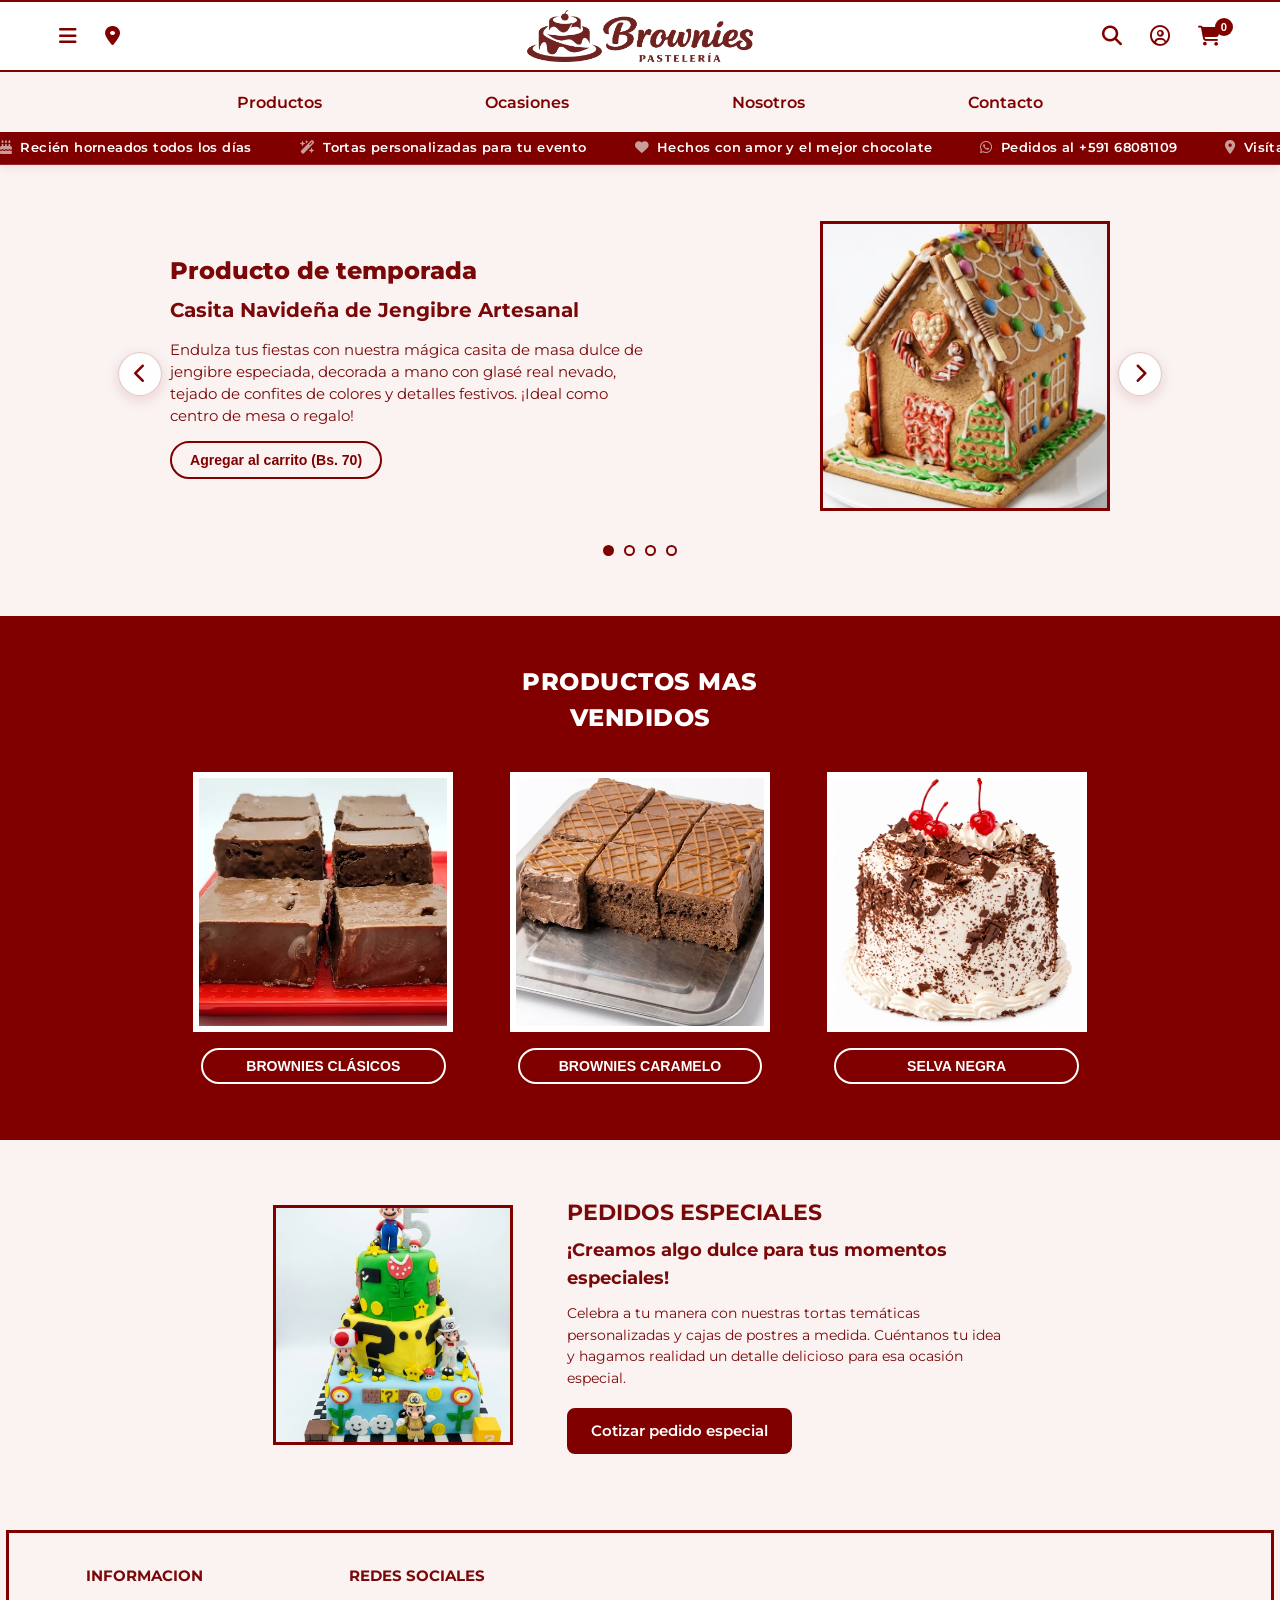
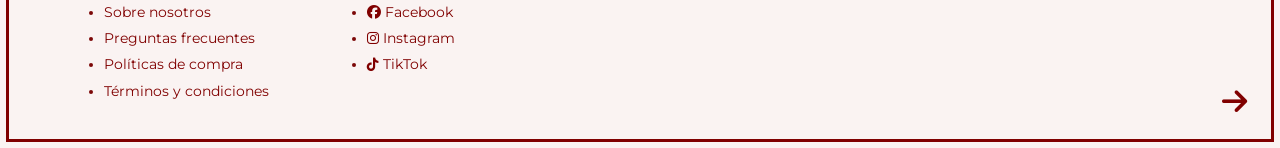
<file: index.html>
<!DOCTYPE html>
<html lang="es">
<head>
    <meta charset="UTF-8">
    <meta name="viewport" content="width=device-width, initial-scale=1.0">
    <title>Brownies Pastelería | Tortas, Brownies y Postres Artesanales en El Alto y La Paz</title>
    <meta name="description" content="Pastelería artesanal en El Alto y La Paz, Bolivia. Especialistas en brownies de chocolate puro, tortas clásicas, tortas personalizadas, pies y masitas recién horneadas. Sucursales en Av. Pucarani y Plaza La Paz. Pedidos: +591 68081109.">
    <meta name="keywords" content="pasteleria en El Alto, tortas en El Alto, brownies El Alto, pasteleria La Paz Bolivia, tortas personalizadas El Alto, tortas Plaza Ballivian, pasteleria Plaza La Paz, brownies de chocolate, postres a domicilio El Alto">
    <meta name="author" content="Brownies Pastelería">
    <meta name="robots" content="index, follow">
    <link rel="canonical" href="https://sergius7843.github.io/Pasteleria/">

    <!-- Open Graph / Facebook / WhatsApp -->
    <meta property="og:type" content="website">
    <meta property="og:title" content="Brownies Pastelería | Tortas, Brownies y Postres en El Alto y La Paz">
    <meta property="og:description" content="Recién horneados todos los días. Brownies de chocolate puro, tortas temáticas personalizadas y postres artesanales en El Alto y La Paz.">
    <meta property="og:image" content="https://sergius7843.github.io/Pasteleria/images/logotipo.png">
    <meta property="og:url" content="https://sergius7843.github.io/Pasteleria/">
    <meta property="og:site_name" content="Brownies Pastelería">
    <meta property="og:locale" content="es_BO">

    <!-- Twitter Cards -->
    <meta name="twitter:card" content="summary_large_image">
    <meta name="twitter:title" content="Brownies Pastelería | Tortas y Brownies en El Alto">
    <meta name="twitter:description" content="Pastelería artesanal en El Alto y La Paz. Brownies, tortas personalizadas y bocaditos recién horneados.">
    <meta name="twitter:image" content="https://sergius7843.github.io/Pasteleria/images/logotipo.png">

    <!-- Schema.org Datos Estructurados JSON-LD (LocalBusiness / Bakery) -->
    <script type="application/ld+json">
    {
      "@context": "https://schema.org",
      "@type": "Bakery",
      "name": "Brownies Pastelería",
      "image": "https://sergius7843.github.io/Pasteleria/images/logotipo.png",
      "@id": "https://sergius7843.github.io/Pasteleria/#bakery",
      "url": "https://sergius7843.github.io/Pasteleria/",
      "telephone": "+59168081109",
      "priceRange": "Bs. 20 - Bs. 250",
      "servesCuisine": ["Pastelería Artesanal", "Repostería", "Tortas", "Brownies", "Postres Bolivianos"],
      "address": [
        {
          "@type": "PostalAddress",
          "streetAddress": "Avenida Pucarani, media cuadra antes de Plaza Ballivián",
          "addressLocality": "El Alto",
          "addressRegion": "La Paz",
          "addressCountry": "BO"
        },
        {
          "@type": "PostalAddress",
          "streetAddress": "Plaza La Paz, al frente del Colegio Los Andes",
          "addressLocality": "El Alto",
          "addressRegion": "La Paz",
          "addressCountry": "BO"
        }
      ],
      "geo": [
        {
          "@type": "GeoCoordinates",
          "latitude": -16.4950,
          "longitude": -68.1630
        }
      ],
      "openingHoursSpecification": [
        {
          "@type": "OpeningHoursSpecification",
          "dayOfWeek": ["Monday","Tuesday","Wednesday","Thursday","Friday","Saturday","Sunday"],
          "opens": "08:00",
          "closes": "21:00"
        }
      ],
      "hasOfferCatalog": {
        "@type": "OfferCatalog",
        "name": "Menú de Brownies Pastelería",
        "itemListElement": [
          {
            "@type": "OfferCatalog",
            "name": "Brownies",
            "itemListElement": [
              {
                "@type": "Offer",
                "itemOffered": {
                  "@type": "Product",
                  "name": "Brownies Clásicos Fudge (Pack x4)",
                  "offers": { "@type": "Offer", "price": "25", "priceCurrency": "BOB" }
                }
              }
            ]
          },
          {
            "@type": "OfferCatalog",
            "name": "Tortas Clásicas",
            "itemListElement": [
              {
                "@type": "Offer",
                "itemOffered": {
                  "@type": "Product",
                  "name": "Torta Selva Negra Tradicional",
                  "offers": { "@type": "Offer", "price": "90", "priceCurrency": "BOB" }
                }
              }
            ]
          }
        ]
      }
    }
    </script>

    <link rel="preconnect" href="https://fonts.googleapis.com">
    <link rel="preconnect" href="https://fonts.gstatic.com" crossorigin>
    <link href="https://fonts.googleapis.com/css2?family=Lobster+Two:ital,wght@0,700;1,700&family=Montserrat:wght@400;500;600;700&display=swap" rel="stylesheet">
    <link rel="stylesheet" href="https://cdnjs.cloudflare.com/ajax/libs/font-awesome/6.5.1/css/all.min.css">
    <link rel="stylesheet" href="styles.css?v=2.3">
</head>
<body>

    <!-- =================================================================
         TOP / ENCABEZADO FIJO + CARRUSEL PEQUEÑO DE PALABRAS
         ================================================================= -->
    <header class="site-header">
        <!-- Nivel 1: Barra de utilidades y Logotipo central (solo imagen) -->
        <div class="top-utility-bar">
            <div class="utility-left">
                <button class="icon-btn" id="btn-hamburger" aria-label="Abrir menú">
                    <i class="fa-solid fa-bars"></i>
                </button>
                <a href="contacto.html#sucursales" class="icon-btn" title="Ver nuestras sucursales">
                    <i class="fa-solid fa-location-dot"></i>
                </a>
            </div>

            <!-- Logotipo Central: Solo la imagen logotipo.png -->
            <a href="index.html" class="brand-logo">
                <img src="images/logotipo.png" alt="Logo Brownies Pastelería" class="logo-img">
            </a>

            <div class="utility-right">
                <button class="icon-btn" id="btn-search" aria-label="Buscar">
                    <i class="fa-solid fa-magnifying-glass"></i>
                </button>
                <button class="icon-btn" id="btn-user" aria-label="Iniciar sesión o registrarse">
                    <i class="fa-regular fa-circle-user"></i>
                </button>
                <button class="icon-btn cart-btn" id="btn-cart" aria-label="Carrito de compras">
                    <i class="fa-solid fa-cart-shopping"></i>
                    <span class="cart-badge" id="cart-count">0</span>
                </button>
            </div>
        </div>

        <!-- Nivel 2: Pestañas de navegación -->
        <nav class="main-nav">
            <ul class="nav-list">
                <li><a href="productos.html" class="nav-link">Productos</a></li>
                <li><a href="ocasiones.html" class="nav-link">Ocasiones</a></li>
                <li><a href="nosotros.html" class="nav-link">Nosotros</a></li>
                <li><a href="contacto.html" class="nav-link">Contacto</a></li>
            </ul>
        </nav>

        <!-- Nivel 3: Carrusel pequeño de palabras siempre en movimiento -->
        <div class="word-ticker">
            <div class="word-ticker-track">
                <!-- Bloque 1 de frases -->
                <div class="ticker-group">
                    <span><i class="fa-solid fa-cake-candles"></i> Recién horneados todos los días</span>
                    <span><i class="fa-solid fa-wand-magic-sparkles"></i> Tortas personalizadas para tu evento</span>
                    <span><i class="fa-solid fa-heart"></i> Hechos con amor y el mejor chocolate</span>
                    <span><i class="fa-brands fa-whatsapp"></i> Pedidos al +591 68081109</span>
                    <span><i class="fa-solid fa-location-dot"></i> Visítanos en nuestras 2 sucursales</span>
                </div>
                <!-- Bloque 2 idéntico para efecto infinito sin cortes -->
                <div class="ticker-group" aria-hidden="true">
                    <span><i class="fa-solid fa-cake-candles"></i> Recién horneados todos los días</span>
                    <span><i class="fa-solid fa-wand-magic-sparkles"></i> Tortas personalizadas para tu evento</span>
                    <span><i class="fa-solid fa-heart"></i> Hechos con amor y el mejor chocolate</span>
                    <span><i class="fa-brands fa-whatsapp"></i> Pedidos al +591 68081109</span>
                    <span><i class="fa-solid fa-location-dot"></i> Visítanos en nuestras 2 sucursales</span>
                </div>
            </div>
        </div>

        <!-- Menú desplegable Hamburguesa -->
        <div class="hamburger-dropdown" id="hamburger-menu">
            <ul class="hamburger-list">
                <li><a href="index.html"><i class="fa-solid fa-house"></i> Inicio</a></li>
                <li><a href="productos.html"><i class="fa-solid fa-cake-candles"></i> Productos</a></li>
                <li><a href="ocasiones.html"><i class="fa-solid fa-gift"></i> Ocasiones</a></li>
                <li><a href="nosotros.html"><i class="fa-solid fa-heart"></i> Nosotros</a></li>
                <li><a href="contacto.html"><i class="fa-solid fa-envelope"></i> Contacto</a></li>
            </ul>
        </div>

        <!-- Card Desplegable de Búsqueda -->
        <div class="search-card-dropdown" id="search-card">
            <div class="search-card-header">
                <h3>Buscar</h3>
                <button class="close-btn" id="close-search"><i class="fa-solid fa-xmark"></i></button>
            </div>
            <div class="search-input-wrapper">
                <i class="fa-solid fa-magnifying-glass"></i>
                <input type="text" id="search-input" placeholder="¿Qué antojo estás buscando hoy?">
            </div>
            <div class="search-section">
                <h4>Búsquedas populares</h4>
                <div class="trending-pills">
                    <a href="ocasiones.html" class="pill">cumpleaños</a>
                    <a href="productos.html#sec-brownies" class="pill">brownies</a>
                    <a href="tortas.html" class="pill">selva negra</a>
                    <a href="tortas.html" class="pill">tortas</a>
                    <a href="pies.html" class="pill">pie de limón</a>
                    <a href="masitas.html" class="pill">masitas dulces</a>
                    <a href="productos.html#sec-queques" class="pill">queques</a>
                </div>
            </div>
            <div class="search-section">
                <h4>Comprar por categoría</h4>
                <ul class="category-search-list">
                    <li><a href="ocasiones.html">Regalos y Celebraciones</a></li>
                    <li><a href="tortas.html">Tortas Clásicas</a></li>
                    <li><a href="personalizadas.html">Tortas Personalizadas</a></li>
                    <li><a href="pies.html">Pies y Tartas</a></li>
                    <li><a href="masitas.html">Masitas y Bocaditos</a></li>
                    <li><a href="index.html#mas-vendidos">Productos Más Vendidos</a></li>
                </ul>
            </div>
        </div>

        <!-- Card Desplegable de Carrito -->
        <div class="cart-card-dropdown" id="cart-card">
            <div class="cart-card-header">
                <h3><i class="fa-solid fa-bag-shopping"></i> Tu Carrito</h3>
                <button class="close-btn" id="close-cart"><i class="fa-solid fa-xmark"></i></button>
            </div>
            <div class="cart-items-container" id="cart-items"></div>
            <div class="cart-card-footer">
                <div class="cart-total">
                    <span>Total estimado:</span>
                    <strong id="cart-total-price">Bs. 0</strong>
                </div>
                <a href="https://wa.me/59168081109" target="_blank" rel="noopener" class="btn-primary full-width checkout-whatsapp-btn">Finalizar pedido por WhatsApp</a>
            </div>
        </div>
    </header>

    <!-- =================================================================
         CONTENIDO PRINCIPAL: CARRUSEL, MÁS VENDIDOS Y PEDIDOS ESPECIALES
         ================================================================= -->
    <main>
        <!-- H1 Semántico para SEO y Accesibilidad -->
        <h1 class="sr-only">Brownies Pastelería | Pastelería Artesanal, Tortas y Brownies en El Alto y La Paz, Bolivia</h1>

        <!-- CARRUSEL PRINCIPAL -->
        <section class="carousel-section" aria-label="Productos destacados de temporada">
            <button class="carousel-arrow prev" id="carousel-prev" aria-label="Anterior diapositiva" title="Anterior">
                <i class="fa-solid fa-chevron-left"></i>
            </button>

            <div class="carousel-track-container">
                <!-- Slide 1: Casita Navideña de Jengibre -->
                <article class="carousel-slide active">
                    <div class="slide-text">
                        <h2>Producto de temporada</h2>
                        <h3>Casita Navideña de Jengibre Artesanal</h3>
                        <p>Endulza tus fiestas con nuestra mágica casita de masa dulce de jengibre especiada, decorada a mano con glasé real nevado, tejado de confites de colores y detalles festivos. ¡Ideal como centro de mesa o regalo!</p>
                        <button class="btn-outline add-to-cart-btn" data-name="Casita Navideña de Jengibre" data-price="70">
                            Agregar al carrito (Bs. 70)
                        </button>
                    </div>
                    <div class="slide-media">
                        <div class="square-card border-red floating-card">
                            <img src="images/productos_temporada/product_temp1.webp" alt="Casita Navideña de Jengibre Artesanal">
                        </div>
                    </div>
                </article>

                <!-- Slide 2: Rosca Navideña Tradicional -->
                <article class="carousel-slide">
                    <div class="slide-text">
                        <h2>Tradición de fin de año</h2>
                        <h3>Roscas Navideñas "Feliz Navidad"</h3>
                        <p>Deliciosa masa dulce suave y esponjosa horneada artesanalmente con frutas confitadas, pasas selectas y lluvia de azúcar nevada. Viene en empaque festivo lista para compartir en la cena familiar.</p>
                        <button class="btn-outline add-to-cart-btn" data-name="Rosca Navideña Tradicional" data-price="35">
                            Agregar al carrito (Bs. 35)
                        </button>
                    </div>
                    <div class="slide-media">
                        <div class="square-card border-red floating-card">
                            <img src="images/productos_temporada/product_temp4.webp" alt="Rosca Navideña Tradicional Feliz Navidad">
                        </div>
                    </div>
                </article>

                <!-- Slide 3: Árbol Navideño de Estrellas -->
                <article class="carousel-slide">
                    <div class="slide-text">
                        <h2>Especial navideño</h2>
                        <h3>Árbol Navideño en Torre de Estrellas</h3>
                        <p>Espectacular creación en niveles de estrellas horneadas y especiadas, glaseadas en verde nevado con adornos comestibles y coronadas con una estrella dorada.</p>
                        <button class="btn-outline add-to-cart-btn" data-name="Árbol Navideño de Estrellas" data-price="55">
                            Agregar al carrito (Bs. 55)
                        </button>
                    </div>
                    <div class="slide-media">
                        <div class="square-card border-red floating-card">
                            <img src="images/productos_temporada/product_temp2.webp" alt="Árbol Navideño en Torre de Estrellas">
                        </div>
                    </div>
                </article>

                <!-- Slide 4: Bocaditos de Halloween -->
                <article class="carousel-slide">
                    <div class="slide-text">
                        <h2>Especial de Halloween</h2>
                        <h3>Bocaditos Temáticos con Arañas y Telaraña</h3>
                        <p>Bañados en chocolate con divertidas arañitas artesanales modeladas a mano, telarañas de glasé dulce y chispas de colores. ¡El detalle terroríficamente delicioso para tu fiesta!</p>
                        <button class="btn-outline add-to-cart-btn" data-name="Pack Halloween Arañitas (x6)" data-price="35">
                            Agregar al carrito (Bs. 35)
                        </button>
                    </div>
                    <div class="slide-media">
                        <div class="square-card border-red floating-card">
                            <img src="images/productos_temporada/product_temp3.jpg" alt="Bocaditos Temáticos de Halloween con Arañas">
                        </div>
                    </div>
                </article>
            </div>

            <button class="carousel-arrow next" id="carousel-next" aria-label="Siguiente">
                <i class="fa-solid fa-chevron-right"></i>
            </button>

            <div class="carousel-dots" id="carousel-dots">
                <button class="dot active" data-slide="0" aria-label="Slide 1"></button>
                <button class="dot" data-slide="1" aria-label="Slide 2"></button>
                <button class="dot" data-slide="2" aria-label="Slide 3"></button>
                <button class="dot" data-slide="3" aria-label="Slide 4"></button>
            </div>
        </section>

        <!-- SECCIÓN: PRODUCTOS MÁS VENDIDOS -->
        <section class="best-sellers-section" id="mas-vendidos">
            <h2 class="section-title-light">PRODUCTOS MAS<br>VENDIDOS</h2>

            <div class="best-sellers-grid">
                <!-- Card 1: Brownies Clásicos -->
                <div class="best-seller-item">
                    <div class="square-card border-white floating-card float-delay-1">
                        <img src="images/brownies/brownie.jpg" alt="Brownies Clásicos Fudge">
                    </div>
                    <button class="pill-label add-to-cart-btn" data-name="Brownies Clásicos (Pack x4)" data-price="25">
                        BROWNIES CLÁSICOS
                    </button>
                </div>

                <!-- Card 2: Brownies Caramelo -->
                <div class="best-seller-item">
                    <div class="square-card border-white floating-card float-delay-2">
                        <img src="images/brownies/brownie_con_almendra.jpg" alt="Brownies Especiales con Caramelo">
                    </div>
                    <button class="pill-label add-to-cart-btn" data-name="Brownies con Caramelo (Pack x4)" data-price="30">
                        BROWNIES CARAMELO
                    </button>
                </div>

                <!-- Card 3: Selva Negra -->
                <div class="best-seller-item">
                    <div class="square-card border-white floating-card float-delay-3">
                        <img src="images/tortas/torta2.png" alt="Torta Selva Negra Tradicional">
                    </div>
                    <button class="pill-label add-to-cart-btn" data-name="Torta Selva Negra" data-price="90">
                        SELVA NEGRA
                    </button>
                </div>
            </div>
        </section>

        <!-- SECCIÓN: PEDIDOS ESPECIALES -->
        <section class="special-orders-section">
            <div class="special-orders-container">
                <div class="special-order-media">
                    <div class="square-card border-red floating-card float-delay-2">
                        <img src="images/tortas_personalizadas/torta_personalizada2.webp" alt="Torta personalizada artística Mario Bros">
                    </div>
                </div>
                <div class="special-order-text">
                    <h2>PEDIDOS ESPECIALES</h2>
                    <h3>¡Creamos algo dulce para tus momentos especiales!</h3>
                    <p>Celebra a tu manera con nuestras tortas temáticas personalizadas y cajas de postres a medida. Cuéntanos tu idea y hagamos realidad un detalle delicioso para esa ocasión especial.</p>
                    <a href="https://wa.me/59168081109?text=Hola%20Brownies%20Pasteler%C3%ADa!%20Quisiera%20cotizar%20un%20pedido%20especial%20personalizado." target="_blank" rel="noopener" class="btn-primary">Cotizar pedido especial</a>
                </div>
            </div>
        </section>
    </main>

    <!-- Modal Usuario -->
    <div class="modal-overlay" id="user-modal">
        <div class="user-modal-card">
            <button class="close-btn modal-close" id="close-user-modal"><i class="fa-solid fa-xmark"></i></button>
            <div class="modal-tabs">
                <button class="tab-btn active" data-tab="login">Iniciar Sesión</button>
                <button class="tab-btn" data-tab="register">Registrarse</button>
            </div>
            <form class="auth-form active" id="form-login">
                <h3>¡Bienvenido de nuevo!</h3>
                <div class="form-group">
                    <label for="login-email">Correo electrónico</label>
                    <input type="email" id="login-email" placeholder="ejemplo@correo.com" required>
                </div>
                <div class="form-group">
                    <label for="login-pass">Contraseña</label>
                    <input type="password" id="login-pass" placeholder="••••••••" required>
                </div>
                <button type="submit" class="btn-primary full-width">Ingresar</button>
            </form>
            <form class="auth-form" id="form-register">
                <h3>Crea tu cuenta dulce</h3>
                <div class="form-group">
                    <label for="reg-name">Nombre completo</label>
                    <input type="text" id="reg-name" placeholder="Tu nombre" required>
                </div>
                <div class="form-group">
                    <label for="reg-email">Correo electrónico</label>
                    <input type="email" id="reg-email" placeholder="ejemplo@correo.com" required>
                </div>
                <div class="form-group">
                    <label for="reg-phone">Teléfono / WhatsApp</label>
                    <input type="tel" id="reg-phone" placeholder="+591 68081109" required>
                </div>
                <div class="form-group">
                    <label for="reg-pass">Contraseña</label>
                    <input type="password" id="reg-pass" placeholder="Crea una contraseña" required>
                </div>
                <button type="submit" class="btn-primary full-width">Crear cuenta</button>
            </form>
        </div>
    </div>

    <!-- Pie de página -->
    <footer class="site-footer">
        <div class="footer-container">
            <div class="footer-col">
                <h4>INFORMACION</h4>
                <ul>
                    <li><a href="nosotros.html">Sobre nosotros</a></li>
                    <li><a href="contacto.html">Preguntas frecuentes</a></li>
                    <li><a href="contacto.html">Políticas de compra</a></li>
                    <li><a href="contacto.html">Términos y condiciones</a></li>
                </ul>
            </div>
            <div class="footer-col">
                <h4>REDES SOCIALES</h4>
                <ul>
                    <li><a href="https://facebook.com" target="_blank" rel="noopener"><i class="fa-brands fa-facebook"></i> Facebook</a></li>
                    <li><a href="https://instagram.com" target="_blank" rel="noopener"><i class="fa-brands fa-instagram"></i> Instagram</a></li>
                    <li><a href="https://www.tiktok.com/@pasteleria_brownies_?_r=1&_t=ZS-9BZh7oAoTZM" target="_blank" rel="noopener"><i class="fa-brands fa-tiktok"></i> TikTok</a></li>
                </ul>
            </div>
            <a href="#" class="footer-arrow" title="Volver arriba"><i class="fa-solid fa-arrow-right"></i></a>
        </div>
    </footer>

    <script src="scripts.js?v=2.2"></script>
</body>
</html>
</file>
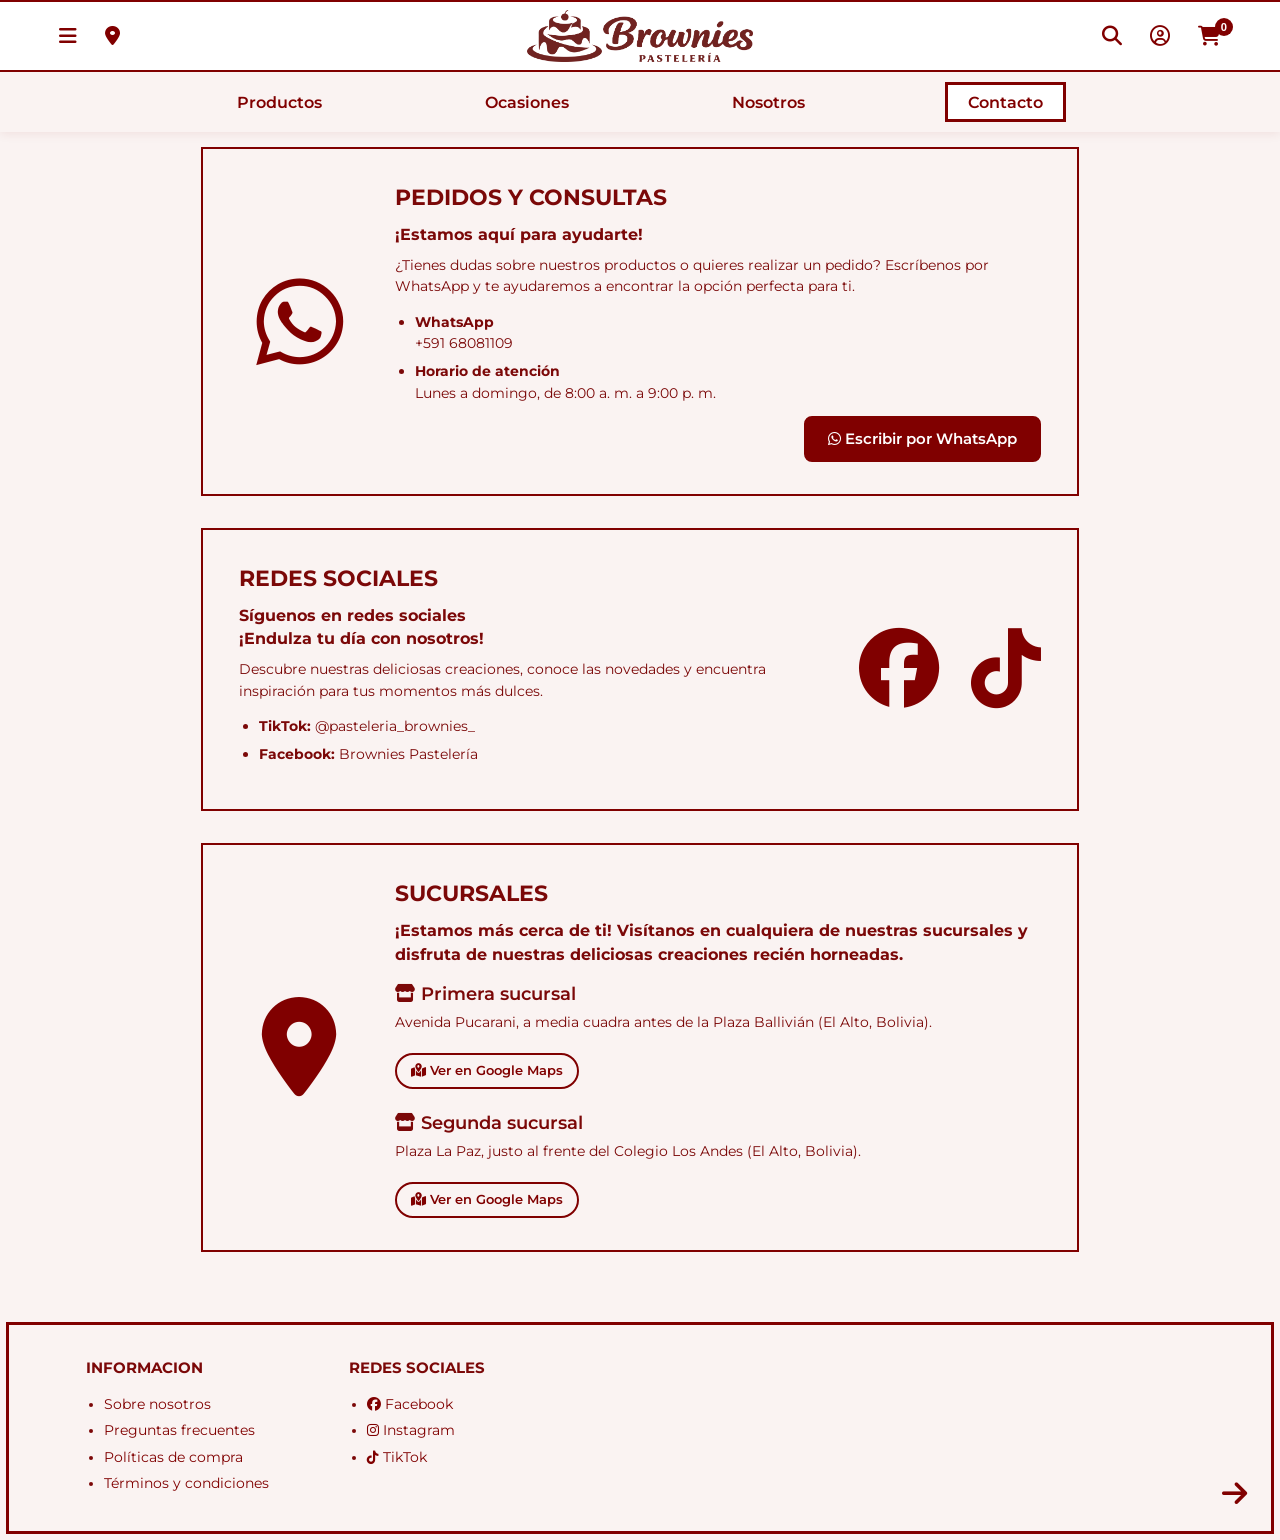
<file: contacto.html>
<!DOCTYPE html>
<html lang="es">
<head>
    <meta charset="UTF-8">
    <meta name="viewport" content="width=device-width, initial-scale=1.0">
    <title>Brownies Pastelería | Sucursales en El Alto, Contacto y Pedidos por WhatsApp</title>
    <meta name="description" content="Visita las 2 sucursales de Brownies Pastelería en El Alto: Av. Pucarani (Plaza Ballivián) y Plaza La Paz (frente Colegio Los Andes). Pedidos por WhatsApp: +591 68081109.">
    <meta name="keywords" content="sucursales Brownies Pasteleria, pasteleria Plaza Ballivian El Alto, pasteleria Plaza La Paz El Alto, pedidos tortas WhatsApp Bolivia, telefono Brownies Pasteleria">
    <meta name="author" content="Brownies Pastelería">
    <meta name="robots" content="index, follow">
    <link rel="canonical" href="https://sergius7843.github.io/Pasteleria/contacto.html">

    <!-- Open Graph / Redes Sociales -->
    <meta property="og:type" content="website">
    <meta property="og:title" content="Brownies Pastelería | Contacto y Sucursales en El Alto">
    <meta property="og:description" content="Encuentra nuestras dos sucursales en El Alto y contáctanos directamente por WhatsApp para coordinar tus pedidos y entregas.">
    <meta property="og:image" content="https://sergius7843.github.io/Pasteleria/images/logotipo.png">
    <meta property="og:url" content="https://sergius7843.github.io/Pasteleria/contacto.html">
    <meta property="og:site_name" content="Brownies Pastelería">

    <!-- Twitter Cards -->
    <meta name="twitter:card" content="summary_large_image">
    <meta name="twitter:title" content="Brownies Pastelería | Sucursales y Contacto">
    <meta name="twitter:description" content="Visítanos en Av. Pucarani y Plaza La Paz en El Alto, o escríbenos al WhatsApp +591 68081109.">
    <meta name="twitter:image" content="https://sergius7843.github.io/Pasteleria/images/logotipo.png">

    <!-- Datos Estructurados Schema.org LocalBusiness con las 2 sucursales -->
    <script type="application/ld+json">
    {
      "@context": "https://schema.org",
      "@type": "Bakery",
      "name": "Brownies Pastelería",
      "image": "https://sergius7843.github.io/Pasteleria/images/logotipo.png",
      "@id": "https://sergius7843.github.io/Pasteleria/#bakery",
      "url": "https://sergius7843.github.io/Pasteleria/contacto.html",
      "telephone": "+59168081109",
      "priceRange": "Bs. 20 - Bs. 250",
      "department": [
        {
          "@type": "Bakery",
          "name": "Brownies Pastelería - Sucursal 1 Ballivián",
          "address": {
            "@type": "PostalAddress",
            "streetAddress": "Avenida Pucarani, media cuadra antes de Plaza Ballivián",
            "addressLocality": "El Alto",
            "addressRegion": "La Paz",
            "addressCountry": "BO"
          },
          "telephone": "+59168081109",
          "openingHours": "Mo-Su 08:00-21:00"
        },
        {
          "@type": "Bakery",
          "name": "Brownies Pastelería - Sucursal 2 Plaza La Paz",
          "address": {
            "@type": "PostalAddress",
            "streetAddress": "Plaza La Paz, justo al frente del Colegio Los Andes",
            "addressLocality": "El Alto",
            "addressRegion": "La Paz",
            "addressCountry": "BO"
          },
          "telephone": "+59168081109",
          "openingHours": "Mo-Su 08:00-21:00"
        }
      ]
    }
    </script>

    <link rel="preconnect" href="https://fonts.googleapis.com">
    <link rel="preconnect" href="https://fonts.gstatic.com" crossorigin>
    <link href="https://fonts.googleapis.com/css2?family=Lobster+Two:ital,wght@0,700;1,700&family=Montserrat:wght@400;500;600;700&display=swap" rel="stylesheet">
    <link rel="stylesheet" href="https://cdnjs.cloudflare.com/ajax/libs/font-awesome/6.5.1/css/all.min.css">
    <link rel="stylesheet" href="styles.css?v=2.3">
</head>
<body>

    <!-- =================================================================
         TOP / ENCABEZADO FIJO
         ================================================================= -->
    <header class="site-header">
        <div class="top-utility-bar">
            <div class="utility-left">
                <button class="icon-btn" id="btn-hamburger" aria-label="Abrir menú">
                    <i class="fa-solid fa-bars"></i>
                </button>
                <a href="contacto.html#sucursales" class="icon-btn" title="Ver nuestras sucursales">
                    <i class="fa-solid fa-location-dot"></i>
                </a>
            </div>

            <a href="index.html" class="brand-logo">
                <img src="images/logotipo.png" alt="Logo Brownies Pastelería" class="logo-img">
            </a>

            <div class="utility-right">
                <button class="icon-btn" id="btn-search" aria-label="Buscar">
                    <i class="fa-solid fa-magnifying-glass"></i>
                </button>
                <button class="icon-btn" id="btn-user" aria-label="Iniciar sesión o registrarse">
                    <i class="fa-regular fa-circle-user"></i>
                </button>
                <button class="icon-btn cart-btn" id="btn-cart" aria-label="Carrito de compras">
                    <i class="fa-solid fa-cart-shopping"></i>
                    <span class="cart-badge" id="cart-count">0</span>
                </button>
            </div>
        </div>

        <nav class="main-nav">
            <ul class="nav-list">
                <li><a href="productos.html" class="nav-link">Productos</a></li>
                <li><a href="ocasiones.html" class="nav-link">Ocasiones</a></li>
                <li><a href="nosotros.html" class="nav-link">Nosotros</a></li>
                <!-- Pestaña Contacto activa -->
                <li><a href="contacto.html" class="nav-link active">Contacto</a></li>
            </ul>
        </nav>

        <!-- Menú Hamburguesa -->
        <div class="hamburger-dropdown" id="hamburger-menu">
            <ul class="hamburger-list">
                <li><a href="index.html"><i class="fa-solid fa-house"></i> Inicio</a></li>
                <li><a href="productos.html"><i class="fa-solid fa-cake-candles"></i> Productos</a></li>
                <li><a href="ocasiones.html"><i class="fa-solid fa-gift"></i> Ocasiones</a></li>
                <li><a href="nosotros.html"><i class="fa-solid fa-heart"></i> Nosotros</a></li>
                <li><a href="contacto.html"><i class="fa-solid fa-envelope"></i> Contacto</a></li>
            </ul>
        </div>

        <!-- Card de Búsqueda -->
        <div class="search-card-dropdown" id="search-card">
            <div class="search-card-header">
                <h3>Buscar</h3>
                <button class="close-btn" id="close-search"><i class="fa-solid fa-xmark"></i></button>
            </div>
            <div class="search-input-wrapper">
                <i class="fa-solid fa-magnifying-glass"></i>
                <input type="text" id="search-input" placeholder="¿Qué antojo estás buscando hoy?">
            </div>
            <div class="search-section">
                <h4>Búsquedas populares</h4>
                <div class="trending-pills">
                    <a href="ocasiones.html" class="pill">cumpleaños</a>
                    <a href="productos.html#sec-brownies" class="pill">brownies</a>
                    <a href="tortas.html" class="pill">selva negra</a>
                    <a href="tortas.html" class="pill">tortas</a>
                    <a href="pies.html" class="pill">pie de limón</a>
                    <a href="masitas.html" class="pill">masitas dulces</a>
                    <a href="productos.html#sec-queques" class="pill">queques</a>
                </div>
            </div>
            <div class="search-section">
                <h4>Comprar por categoría</h4>
                <ul class="category-search-list">
                    <li><a href="ocasiones.html">Regalos y Ocasiones</a></li>
                    <li><a href="tortas.html">Tortas Clásicas</a></li>
                    <li><a href="personalizadas.html">Tortas Personalizadas</a></li>
                    <li><a href="pies.html">Pies y Tartas</a></li>
                    <li><a href="masitas.html">Masitas y Bocaditos</a></li>
                    <li><a href="index.html#mas-vendidos">Productos Más Vendidos</a></li>
                </ul>
            </div>
        </div>

        <!-- Card del Carrito -->
        <div class="cart-card-dropdown" id="cart-card">
            <div class="cart-card-header">
                <h3><i class="fa-solid fa-bag-shopping"></i> Tu Carrito</h3>
                <button class="close-btn" id="close-cart"><i class="fa-solid fa-xmark"></i></button>
            </div>
            <div class="cart-items-container" id="cart-items"></div>
            <div class="cart-card-footer">
                <div class="cart-total">
                    <span>Total estimado:</span>
                    <strong id="cart-total-price">Bs. 0</strong>
                </div>
                <a href="https://wa.me/59168081109" target="_blank" rel="noopener" class="btn-primary full-width checkout-whatsapp-btn">Enviar pedido por WhatsApp</a>
            </div>
        </div>
    </header>

    <!-- =================================================================
         SECCIÓN CONTACTO (Captura 5)
         ================================================================= -->
    <main class="contact-main">
        <!-- 1. CARD: PEDIDOS Y CONSULTAS -->
        <section class="contact-box">
            <div class="contact-icon-col">
                <i class="fa-brands fa-whatsapp big-contact-icon"></i>
            </div>
            <div class="contact-info-col">
                <h2>PEDIDOS Y CONSULTAS</h2>
                <h3>¡Estamos aquí para ayudarte!</h3>
                <p>¿Tienes dudas sobre nuestros productos o quieres realizar un pedido? Escríbenos por WhatsApp y te ayudaremos a encontrar la opción perfecta para ti.</p>
                <ul class="contact-list">
                    <li>
                        <strong>WhatsApp</strong><br>
                        +591 68081109
                    </li>
                    <li>
                        <strong>Horario de atención</strong><br>
                        Lunes a domingo, de 8:00 a. m. a 9:00 p. m.
                    </li>
                </ul>
                <div class="contact-cta-right">
                    <a href="https://wa.me/59168081109?text=Hola%20Brownies%20Pasteler%C3%ADa,%20quisiera%20realizar%20una%20consulta" target="_blank" rel="noopener" class="btn-primary">
                        <i class="fa-brands fa-whatsapp"></i> Escribir por WhatsApp
                    </a>
                </div>
            </div>
        </section>

        <!-- 2. CARD: REDES SOCIALES -->
        <section class="contact-box social-box">
            <div class="contact-info-col">
                <h2>REDES SOCIALES</h2>
                <h3>Síguenos en redes sociales<br>¡Endulza tu día con nosotros!</h3>
                <p>Descubre nuestras deliciosas creaciones, conoce las novedades y encuentra inspiración para tus momentos más dulces.</p>
                <ul class="contact-list">
                    <li><strong>TikTok:</strong> @pasteleria_brownies_</li>
                    <li><strong>Facebook:</strong> Brownies Pastelería</li>
                </ul>
            </div>
            <div class="social-icons-col">
                <a href="https://facebook.com" target="_blank" rel="noopener" aria-label="Facebook" class="social-big-link">
                    <i class="fa-brands fa-facebook"></i>
                </a>
                <a href="https://www.tiktok.com/@pasteleria_brownies_?_r=1&_t=ZS-9BZh7oAoTZM" target="_blank" rel="noopener" aria-label="TikTok" class="social-big-link tiktok-bg">
                    <i class="fa-brands fa-tiktok"></i>
                </a>
            </div>
        </section>

        <!-- 3. CARD: SUCURSALES (Destino del icono GPS del Top) -->
        <section class="contact-box" id="sucursales">
            <div class="contact-icon-col">
                <i class="fa-solid fa-location-dot big-contact-icon"></i>
            </div>
            <div class="contact-info-col">
                <h2>SUCURSALES</h2>
                <h3>¡Estamos más cerca de ti! Visítanos en cualquiera de nuestras sucursales y disfruta de nuestras deliciosas creaciones recién horneadas.</h3>

                <div class="branch-item">
                    <h4><i class="fa-solid fa-store"></i> Primera sucursal</h4>
                    <p>Avenida Pucarani, a media cuadra antes de la Plaza Ballivián (El Alto, Bolivia).</p>
                    <a href="https://www.google.com/maps/search/?api=1&query=Avenida+Pucarani+Plaza+Ballivian+El+Alto" target="_blank" rel="noopener" class="btn-outline" style="margin-top: 6px; padding: 6px 14px; font-size: 0.82rem;">
                        <i class="fa-solid fa-map-location-dot"></i> Ver en Google Maps
                    </a>
                </div>

                <div class="branch-item" style="margin-top: 20px;">
                    <h4><i class="fa-solid fa-store"></i> Segunda sucursal</h4>
                    <p>Plaza La Paz, justo al frente del Colegio Los Andes (El Alto, Bolivia).</p>
                    <a href="https://www.google.com/maps/search/?api=1&query=Plaza+La+Paz+Colegio+Los+Andes+El+Alto" target="_blank" rel="noopener" class="btn-outline" style="margin-top: 6px; padding: 6px 14px; font-size: 0.82rem;">
                        <i class="fa-solid fa-map-location-dot"></i> Ver en Google Maps
                    </a>
                </div>
            </div>
        </section>
    </main>

    <!-- Modal Usuario -->
    <div class="modal-overlay" id="user-modal">
        <div class="user-modal-card">
            <button class="close-btn modal-close" id="close-user-modal"><i class="fa-solid fa-xmark"></i></button>
            <div class="modal-tabs">
                <button class="tab-btn active" data-tab="login">Iniciar Sesión</button>
                <button class="tab-btn" data-tab="register">Registrarse</button>
            </div>
            <form class="auth-form active" id="form-login">
                <h3>¡Bienvenido de nuevo!</h3>
                <div class="form-group">
                    <label for="login-email">Correo electrónico</label>
                    <input type="email" id="login-email" placeholder="ejemplo@correo.com" required>
                </div>
                <div class="form-group">
                    <label for="login-pass">Contraseña</label>
                    <input type="password" id="login-pass" placeholder="••••••••" required>
                </div>
                <button type="submit" class="btn-primary full-width">Ingresar</button>
            </form>
            <form class="auth-form" id="form-register">
                <h3>Crea tu cuenta dulce</h3>
                <div class="form-group">
                    <label for="reg-name">Nombre completo</label>
                    <input type="text" id="reg-name" placeholder="Tu nombre" required>
                </div>
                <div class="form-group">
                    <label for="reg-email">Correo electrónico</label>
                    <input type="email" id="reg-email" placeholder="ejemplo@correo.com" required>
                </div>
                <div class="form-group">
                    <label for="reg-phone">Teléfono / WhatsApp</label>
                    <input type="tel" id="reg-phone" placeholder="+591 68081109" required>
                </div>
                <div class="form-group">
                    <label for="reg-pass">Contraseña</label>
                    <input type="password" id="reg-pass" placeholder="Crea una contraseña" required>
                </div>
                <button type="submit" class="btn-primary full-width">Crear cuenta</button>
            </form>
        </div>
    </div>

    <!-- Pie de página -->
    <footer class="site-footer">
        <div class="footer-container">
            <div class="footer-col">
                <h4>INFORMACION</h4>
                <ul>
                    <li><a href="nosotros.html">Sobre nosotros</a></li>
                    <li><a href="contacto.html">Preguntas frecuentes</a></li>
                    <li><a href="contacto.html">Políticas de compra</a></li>
                    <li><a href="contacto.html">Términos y condiciones</a></li>
                </ul>
            </div>
            <div class="footer-col">
                <h4>REDES SOCIALES</h4>
                <ul>
                    <li><a href="https://facebook.com" target="_blank" rel="noopener"><i class="fa-brands fa-facebook"></i> Facebook</a></li>
                    <li><a href="https://instagram.com" target="_blank" rel="noopener"><i class="fa-brands fa-instagram"></i> Instagram</a></li>
                    <li><a href="https://www.tiktok.com/@pasteleria_brownies_?_r=1&_t=ZS-9BZh7oAoTZM" target="_blank" rel="noopener"><i class="fa-brands fa-tiktok"></i> TikTok</a></li>
                </ul>
            </div>
            <a href="#" class="footer-arrow" title="Volver arriba"><i class="fa-solid fa-arrow-right"></i></a>
        </div>
    </footer>

    <script src="scripts.js?v=2.2"></script>
</body>
</html>
</file>
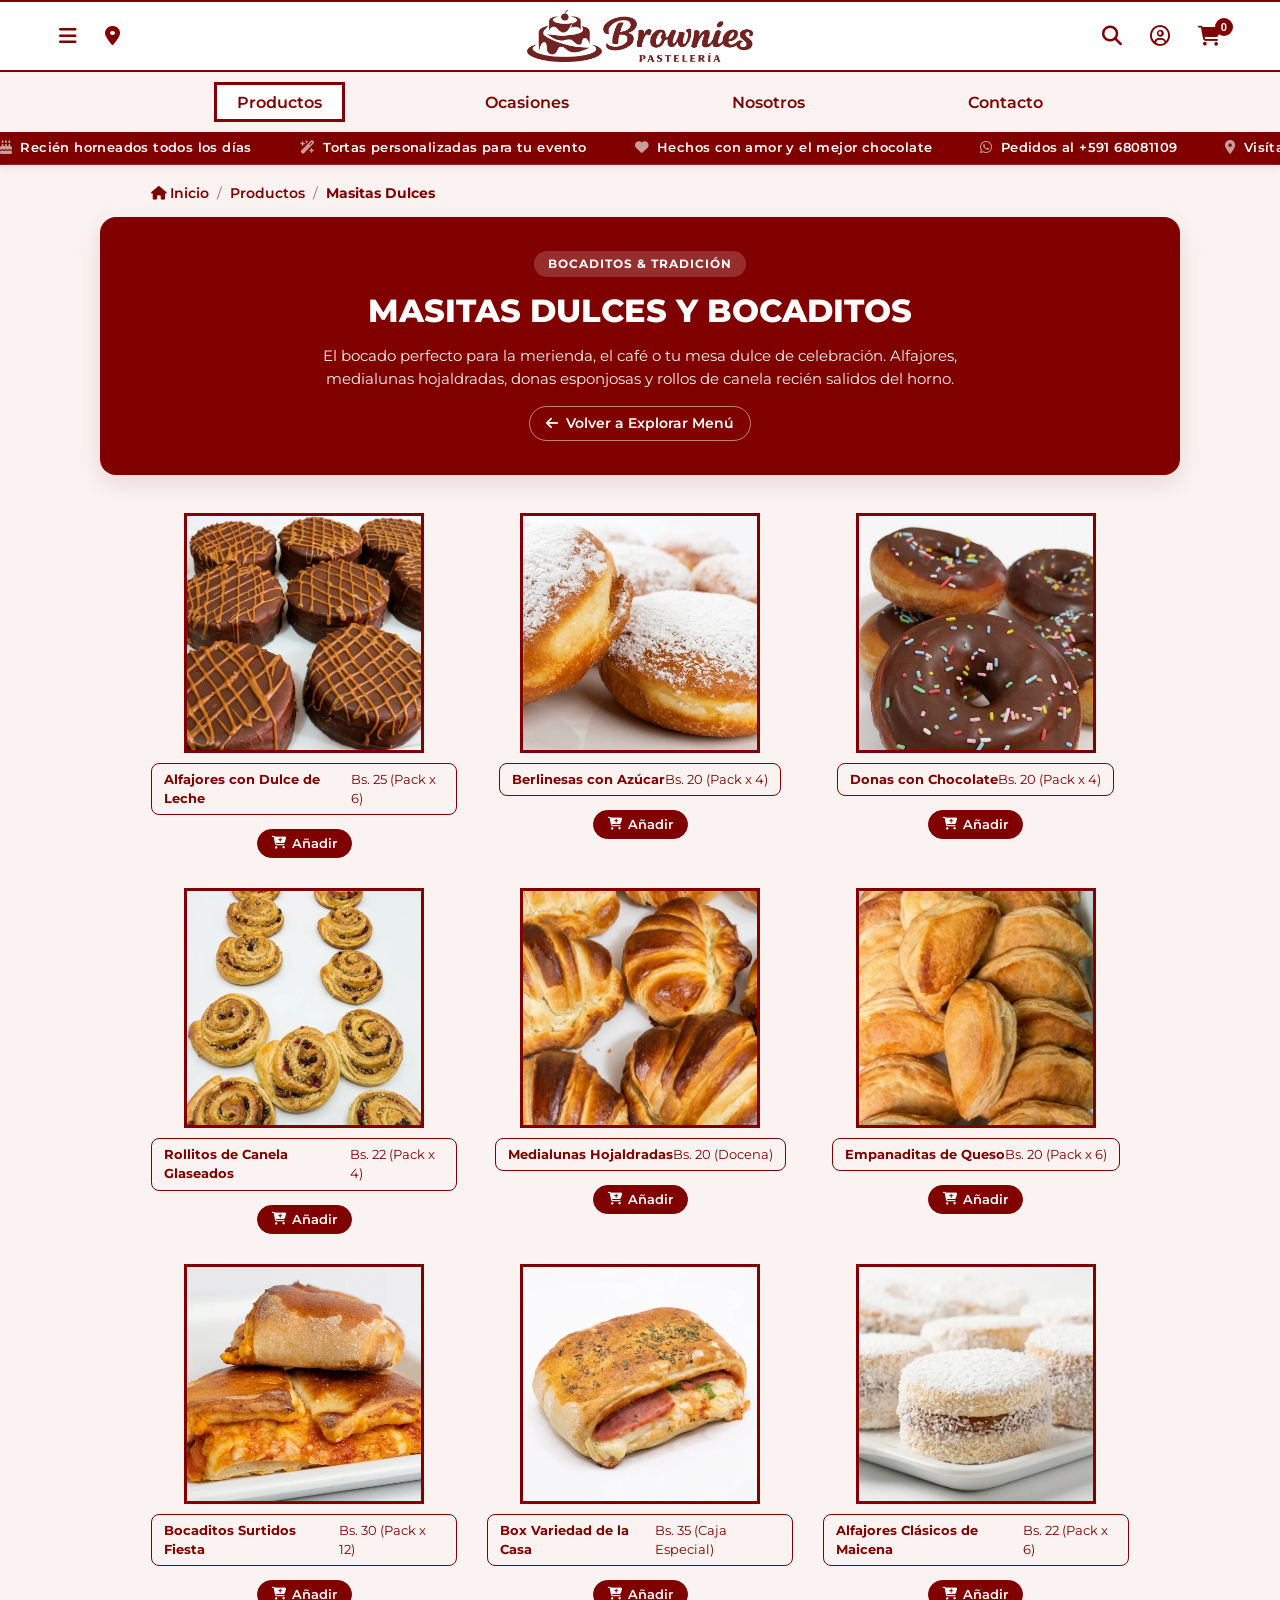
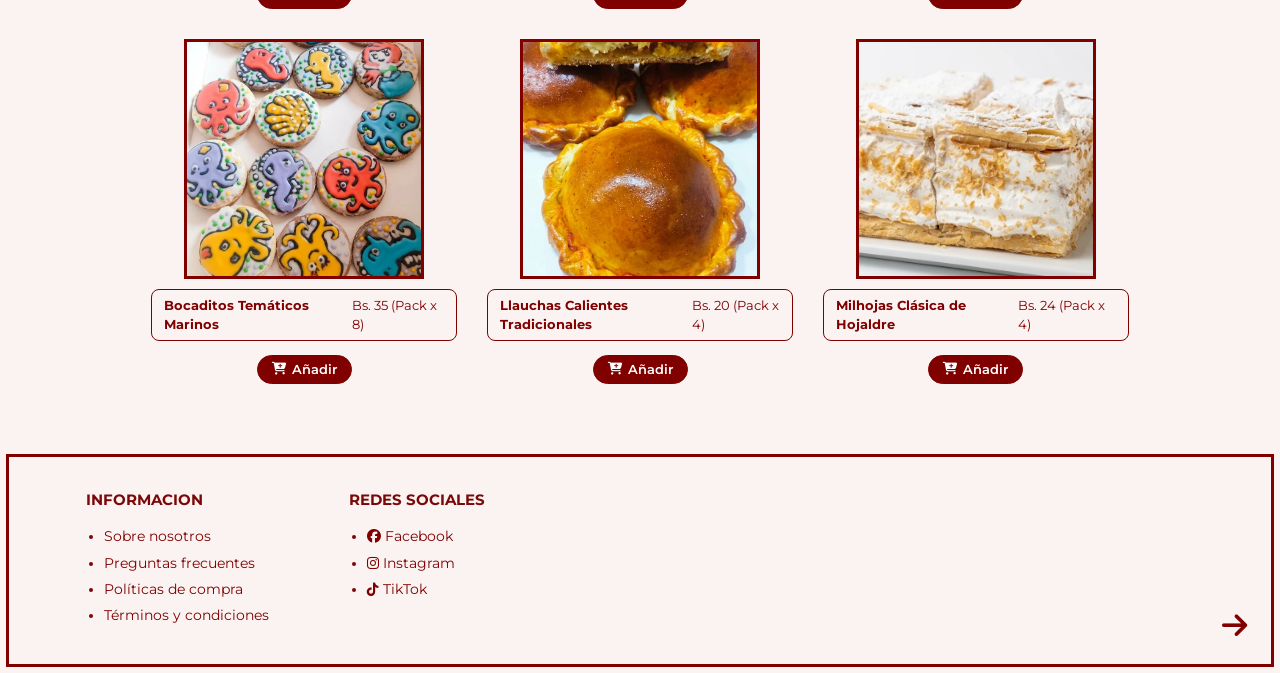
<file: masitas.html>
<!DOCTYPE html>
<html lang="es">
<head>
    <meta charset="UTF-8">
    <meta name="viewport" content="width=device-width, initial-scale=1.0">
    <title>Brownies Pastelería | Masitas Dulces, Alfajores y Bocaditos en El Alto</title>
    <meta name="description" content="Masitas dulces, alfajores de maicena y chocolate, donas, medialunas hojaldradas y llauchas calientes en El Alto y La Paz. Ideales para té y eventos. Pedidos: +591 68081109.">
    <meta name="keywords" content="masitas dulces El Alto, alfajores maicena La Paz, bocaditos para eventos El Alto, llauchas de queso El Alto, pasteleria Plaza Ballivian, pasteleria Plaza La Paz">
    <meta name="author" content="Brownies Pastelería">
    <meta name="robots" content="index, follow">
    <link rel="canonical" href="https://sergius7843.github.io/Pasteleria/masitas.html">

    <!-- Open Graph / Redes Sociales -->
    <meta property="og:type" content="website">
    <meta property="og:title" content="Brownies Pastelería | Masitas Dulces & Bocaditos">
    <meta property="og:description" content="Alfajores rellenos con manjar, donas glaseadas, milhojas crujientes y bocaditos salados en El Alto y La Paz.">
    <meta property="og:image" content="https://sergius7843.github.io/Pasteleria/images/masitas_dulces/masitas6.webp">
    <meta property="og:url" content="https://sergius7843.github.io/Pasteleria/masitas.html">
    <meta property="og:site_name" content="Brownies Pastelería">

    <!-- Twitter Cards -->
    <meta name="twitter:card" content="summary_large_image">
    <meta name="twitter:title" content="Brownies Pastelería | Masitas Dulces">
    <meta name="twitter:description" content="Bocaditos artesanales para la hora del té y celebraciones en El Alto y La Paz.">
    <meta name="twitter:image" content="https://sergius7843.github.io/Pasteleria/images/masitas_dulces/masitas6.webp">

    <!-- Datos Estructurados Schema.org -->
    <script type="application/ld+json">
    {
      "@context": "https://schema.org",
      "@type": "Bakery",
      "name": "Brownies Pastelería",
      "image": "https://sergius7843.github.io/Pasteleria/images/logotipo.png",
      "@id": "https://sergius7843.github.io/Pasteleria/#bakery",
      "url": "https://sergius7843.github.io/Pasteleria/masitas.html",
      "telephone": "+59168081109",
      "priceRange": "Bs. 20 - Bs. 250",
      "address": [
        {
          "@type": "PostalAddress",
          "streetAddress": "Avenida Pucarani, media cuadra antes de Plaza Ballivián",
          "addressLocality": "El Alto",
          "addressRegion": "La Paz",
          "addressCountry": "BO"
        },
        {
          "@type": "PostalAddress",
          "streetAddress": "Plaza La Paz, al frente del Colegio Los Andes",
          "addressLocality": "El Alto",
          "addressRegion": "La Paz",
          "addressCountry": "BO"
        }
      ]
    }
    </script>

    <link rel="preconnect" href="https://fonts.googleapis.com">
    <link rel="preconnect" href="https://fonts.gstatic.com" crossorigin>
    <link href="https://fonts.googleapis.com/css2?family=Lobster+Two:ital,wght@0,700;1,700&family=Montserrat:wght@400;500;600;700&display=swap" rel="stylesheet">
    <link rel="stylesheet" href="https://cdnjs.cloudflare.com/ajax/libs/font-awesome/6.5.1/css/all.min.css">
    <link rel="stylesheet" href="styles.css?v=2.3">
</head>
<body>

    <!-- =================================================================
         TOP / ENCABEZADO FIJO
         ================================================================= -->
    <header class="site-header">
        <div class="top-utility-bar">
            <div class="utility-left">
                <button class="icon-btn" id="btn-hamburger" aria-label="Abrir menú">
                    <i class="fa-solid fa-bars"></i>
                </button>
                <a href="contacto.html#sucursales" class="icon-btn" title="Ver nuestras sucursales">
                    <i class="fa-solid fa-location-dot"></i>
                </a>
            </div>

            <a href="index.html" class="brand-logo">
                <img src="images/logotipo.png" alt="Logo Brownies Pastelería" class="logo-img">
            </a>

            <div class="utility-right">
                <button class="icon-btn" id="btn-search" aria-label="Buscar">
                    <i class="fa-solid fa-magnifying-glass"></i>
                </button>
                <button class="icon-btn" id="btn-user" aria-label="Iniciar sesión o registrarse">
                    <i class="fa-regular fa-circle-user"></i>
                </button>
                <button class="icon-btn cart-btn" id="btn-cart" aria-label="Carrito de compras">
                    <i class="fa-solid fa-cart-shopping"></i>
                    <span class="cart-badge" id="cart-count">0</span>
                </button>
            </div>
        </div>

        <nav class="main-nav">
            <ul class="nav-list">
                <li><a href="productos.html" class="nav-link active">Productos</a></li>
                <li><a href="ocasiones.html" class="nav-link">Ocasiones</a></li>
                <li><a href="nosotros.html" class="nav-link">Nosotros</a></li>
                <li><a href="contacto.html" class="nav-link">Contacto</a></li>
            </ul>
        </nav>

        <!-- Carrusel pequeño de palabras siempre en movimiento -->
        <div class="word-ticker">
            <div class="word-ticker-track">
                <div class="ticker-group">
                    <span><i class="fa-solid fa-cake-candles"></i> Recién horneados todos los días</span>
                    <span><i class="fa-solid fa-wand-magic-sparkles"></i> Tortas personalizadas para tu evento</span>
                    <span><i class="fa-solid fa-heart"></i> Hechos con amor y el mejor chocolate</span>
                    <span><i class="fa-brands fa-whatsapp"></i> Pedidos al +591 68081109</span>
                    <span><i class="fa-solid fa-location-dot"></i> Visítanos en nuestras 2 sucursales</span>
                </div>
                <div class="ticker-group" aria-hidden="true">
                    <span><i class="fa-solid fa-cake-candles"></i> Recién horneados todos los días</span>
                    <span><i class="fa-solid fa-wand-magic-sparkles"></i> Tortas personalizadas para tu evento</span>
                    <span><i class="fa-solid fa-heart"></i> Hechos con amor y el mejor chocolate</span>
                    <span><i class="fa-brands fa-whatsapp"></i> Pedidos al +591 68081109</span>
                    <span><i class="fa-solid fa-location-dot"></i> Visítanos en nuestras 2 sucursales</span>
                </div>
            </div>
        </div>

        <!-- Menú Hamburguesa -->
        <div class="hamburger-dropdown" id="hamburger-menu">
            <ul class="hamburger-list">
                <li><a href="index.html"><i class="fa-solid fa-house"></i> Inicio</a></li>
                <li><a href="productos.html"><i class="fa-solid fa-cake-candles"></i> Productos</a></li>
                <li><a href="ocasiones.html"><i class="fa-solid fa-gift"></i> Ocasiones</a></li>
                <li><a href="nosotros.html"><i class="fa-solid fa-heart"></i> Nosotros</a></li>
                <li><a href="contacto.html"><i class="fa-solid fa-envelope"></i> Contacto</a></li>
            </ul>
        </div>

        <!-- Card de Búsqueda -->
        <div class="search-card-dropdown" id="search-card">
            <div class="search-card-header">
                <h3>Buscar</h3>
                <button class="close-btn" id="close-search"><i class="fa-solid fa-xmark"></i></button>
            </div>
            <div class="search-input-wrapper">
                <i class="fa-solid fa-magnifying-glass"></i>
                <input type="text" id="search-input" placeholder="¿Qué antojo estás buscando hoy?">
            </div>
            <div class="search-section">
                <h4>Búsquedas populares</h4>
                <div class="trending-pills">
                    <a href="ocasiones.html" class="pill">cumpleaños</a>
                    <a href="productos.html#sec-brownies" class="pill">brownies</a>
                    <a href="tortas.html" class="pill">tortas</a>
                    <a href="pies.html" class="pill">pie de limón</a>
                    <a href="masitas.html" class="pill">alfajores</a>
                    <a href="masitas.html" class="pill">rollitos de canela</a>
                    <a href="productos.html#sec-queques" class="pill">queques</a>
                </div>
            </div>
            <div class="search-section">
                <h4>Comprar por categoría</h4>
                <ul class="category-search-list">
                    <li><a href="ocasiones.html">Regalos y Ocasiones</a></li>
                    <li><a href="tortas.html">Tortas Clásicas</a></li>
                    <li><a href="personalizadas.html">Tortas Personalizadas</a></li>
                    <li><a href="pies.html">Pies y Tartas</a></li>
                    <li><a href="index.html#mas-vendidos">Productos Más Vendidos</a></li>
                </ul>
            </div>
        </div>

        <!-- Card del Carrito -->
        <div class="cart-card-dropdown" id="cart-card">
            <div class="cart-card-header">
                <h3><i class="fa-solid fa-bag-shopping"></i> Tu Carrito</h3>
                <button class="close-btn" id="close-cart"><i class="fa-solid fa-xmark"></i></button>
            </div>
            <div class="cart-items-container" id="cart-items"></div>
            <div class="cart-card-footer">
                <div class="cart-total">
                    <span>Total estimado:</span>
                    <strong id="cart-total-price">Bs. 0</strong>
                </div>
                <a href="https://wa.me/59168081109" target="_blank" rel="noopener" class="btn-primary full-width checkout-whatsapp-btn">Finalizar pedido por WhatsApp</a>
            </div>
        </div>
    </header>

    <!-- =================================================================
         CONTENIDO: MASITAS DULCES & BOCADITOS
         ================================================================= -->
    <main>
        <!-- Breadcrumb Bar -->
        <div class="breadcrumb-bar">
            <a href="index.html"><i class="fa-solid fa-house"></i> Inicio</a>
            <span>/</span>
            <a href="productos.html">Productos</a>
            <span>/</span>
            <strong>Masitas Dulces</strong>
        </div>

        <!-- Hero de Categoría -->
        <section class="category-page-hero">
            <span class="prod-badge-light">Bocaditos & Tradición</span>
            <h1>MASITAS DULCES Y BOCADITOS</h1>
            <p>El bocado perfecto para la merienda, el café o tu mesa dulce de celebración. Alfajores, medialunas hojaldradas, donas esponjosas y rollos de canela recién salidos del horno.</p>
            <a href="productos.html" class="back-to-products"><i class="fa-solid fa-arrow-left"></i> Volver a Explorar Menú</a>
        </section>

        <!-- Catálogo de Masitas -->
        <section class="dedicated-catalog-grid">
            <!-- Alfajores de Chocolate -->
            <div class="product-card-unit">
                <div class="square-card border-red floating-card">
                    <img src="images/masitas_dulces/masitas6.webp" alt="Alfajores Artesanales bañados en Chocolate">
                </div>
                <div class="card-mini-caption">
                    <strong>Alfajores con Dulce de Leche</strong>
                    <span>Bs. 25 (Pack x 6)</span>
                </div>
                <button class="btn-cart-sm add-to-cart-btn" data-name="Alfajores de Chocolate x6" data-price="25">
                    <i class="fa-solid fa-cart-plus"></i> Añadir
                </button>
            </div>

            <!-- Berlinesas con Azúcar -->
            <div class="product-card-unit">
                <div class="square-card border-red floating-card float-delay-1">
                    <img src="images/masitas_dulces/masitas2.webp" alt="Berlinesas Caseras Esponjosas">
                </div>
                <div class="card-mini-caption">
                    <strong>Berlinesas con Azúcar</strong>
                    <span>Bs. 20 (Pack x 4)</span>
                </div>
                <button class="btn-cart-sm add-to-cart-btn" data-name="Berlinesas con Azúcar x4" data-price="20">
                    <i class="fa-solid fa-cart-plus"></i> Añadir
                </button>
            </div>

            <!-- Donas de Chocolate -->
            <div class="product-card-unit">
                <div class="square-card border-red floating-card float-delay-2">
                    <img src="images/masitas_dulces/masitas3.webp" alt="Donas Glaseadas de Chocolate">
                </div>
                <div class="card-mini-caption">
                    <strong>Donas con Chocolate</strong>
                    <span>Bs. 20 (Pack x 4)</span>
                </div>
                <button class="btn-cart-sm add-to-cart-btn" data-name="Donas de Chocolate x4" data-price="20">
                    <i class="fa-solid fa-cart-plus"></i> Añadir
                </button>
            </div>

            <!-- Rollitos de Canela -->
            <div class="product-card-unit">
                <div class="square-card border-red floating-card float-delay-3">
                    <img src="images/masitas_dulces/masitas4.webp" alt="Rollitos de Canela Glaseados">
                </div>
                <div class="card-mini-caption">
                    <strong>Rollitos de Canela Glaseados</strong>
                    <span>Bs. 22 (Pack x 4)</span>
                </div>
                <button class="btn-cart-sm add-to-cart-btn" data-name="Rollitos de Canela x4" data-price="22">
                    <i class="fa-solid fa-cart-plus"></i> Añadir
                </button>
            </div>

            <!-- Medialunas Hojaldradas -->
            <div class="product-card-unit">
                <div class="square-card border-red floating-card float-delay-1">
                    <img src="images/masitas_dulces/masitas8.webp" alt="Medialunas Hojaldradas Mantecosas">
                </div>
                <div class="card-mini-caption">
                    <strong>Medialunas Hojaldradas</strong>
                    <span>Bs. 20 (Docena)</span>
                </div>
                <button class="btn-cart-sm add-to-cart-btn" data-name="Medialunas Hojaldradas Docena" data-price="20">
                    <i class="fa-solid fa-cart-plus"></i> Añadir
                </button>
            </div>

            <!-- Empanaditas Hojaldradas de Queso -->
            <div class="product-card-unit">
                <div class="square-card border-red floating-card float-delay-2">
                    <img src="images/masitas_dulces/masitas9.webp" alt="Empanaditas Hojaldradas de Queso">
                </div>
                <div class="card-mini-caption">
                    <strong>Empanaditas de Queso</strong>
                    <span>Bs. 20 (Pack x 6)</span>
                </div>
                <button class="btn-cart-sm add-to-cart-btn" data-name="Empanaditas de Queso x6" data-price="20">
                    <i class="fa-solid fa-cart-plus"></i> Añadir
                </button>
            </div>

            <!-- Bocaditos para Mesa Dulce -->
            <div class="product-card-unit">
                <div class="square-card border-red floating-card float-delay-3">
                    <img src="images/masitas_dulces/masitas1.webp" alt="Bocaditos Dulces Surtidos para Eventos">
                </div>
                <div class="card-mini-caption">
                    <strong>Bocaditos Surtidos Fiesta</strong>
                    <span>Bs. 30 (Pack x 12)</span>
                </div>
                <button class="btn-cart-sm add-to-cart-btn" data-name="Bocaditos Surtidos Fiesta x12" data-price="30">
                    <i class="fa-solid fa-cart-plus"></i> Añadir
                </button>
            </div>

            <!-- Box Degustación Dulce -->
            <div class="product-card-unit">
                <div class="square-card border-red floating-card float-delay-1">
                    <img src="images/masitas_dulces/masitas5.webp" alt="Box Degustación de Masitas Surtidas">
                </div>
                <div class="card-mini-caption">
                    <strong>Box Variedad de la Casa</strong>
                    <span>Bs. 35 (Caja Especial)</span>
                </div>
                <button class="btn-cart-sm add-to-cart-btn" data-name="Box Variedad Especial" data-price="35">
                    <i class="fa-solid fa-cart-plus"></i> Añadir
                </button>
            </div>

            <!-- Alfajores Clásicos de Maicena -->
            <div class="product-card-unit">
                <div class="square-card border-red floating-card float-delay-2">
                    <img src="images/nuevo/nuevo4.jpeg" alt="Alfajores Clásicos de Maicena con Dulce de Leche y Coco">
                </div>
                <div class="card-mini-caption">
                    <strong>Alfajores Clásicos de Maicena</strong>
                    <span>Bs. 22 (Pack x 6)</span>
                </div>
                <button class="btn-cart-sm add-to-cart-btn" data-name="Alfajores de Maicena x6" data-price="22">
                    <i class="fa-solid fa-cart-plus"></i> Añadir
                </button>
            </div>

            <!-- Bocaditos Temáticos Marinos -->
            <div class="product-card-unit">
                <div class="square-card border-red floating-card float-delay-3">
                    <img src="images/nuevo/nuevo3.jpeg" alt="Bocaditos Temáticos Marinos de Sirena y Pulpos">
                </div>
                <div class="card-mini-caption">
                    <strong>Bocaditos Temáticos Marinos</strong>
                    <span>Bs. 35 (Pack x 8)</span>
                </div>
                <button class="btn-cart-sm add-to-cart-btn" data-name="Bocaditos Marinos x8" data-price="35">
                    <i class="fa-solid fa-cart-plus"></i> Añadir
                </button>
            </div>

            <!-- Llauchas Calientes Tradicionales de Queso -->
            <div class="product-card-unit">
                <div class="square-card border-red floating-card float-delay-1">
                    <img src="images/nuevo/nuevo6.jpeg" alt="Llauchas Calientes Tradicionales de Queso">
                </div>
                <div class="card-mini-caption">
                    <strong>Llauchas Calientes Tradicionales</strong>
                    <span>Bs. 20 (Pack x 4)</span>
                </div>
                <button class="btn-cart-sm add-to-cart-btn" data-name="Llauchas Calientes x4" data-price="20">
                    <i class="fa-solid fa-cart-plus"></i> Añadir
                </button>
            </div>

            <!-- Milhojas Clásica de Hojaldre y Crema -->
            <div class="product-card-unit">
                <div class="square-card border-red floating-card float-delay-2">
                    <img src="images/nuevo/nuevo8.jpeg" alt="Milhojas Clásica de Hojaldre con Crema Pastelera">
                </div>
                <div class="card-mini-caption">
                    <strong>Milhojas Clásica de Hojaldre</strong>
                    <span>Bs. 24 (Pack x 4)</span>
                </div>
                <button class="btn-cart-sm add-to-cart-btn" data-name="Milhojas Clásica x4" data-price="24">
                    <i class="fa-solid fa-cart-plus"></i> Añadir
                </button>
            </div>
        </section>
    </main>

    <!-- Modal Usuario -->
    <div class="modal-overlay" id="user-modal">
        <div class="user-modal-card">
            <button class="close-btn modal-close" id="close-user-modal"><i class="fa-solid fa-xmark"></i></button>
            <div class="modal-tabs">
                <button class="tab-btn active" data-tab="login">Iniciar Sesión</button>
                <button class="tab-btn" data-tab="register">Registrarse</button>
            </div>
            <form class="auth-form active" id="form-login">
                <h3>¡Bienvenido de nuevo!</h3>
                <div class="form-group">
                    <label for="login-email">Correo electrónico</label>
                    <input type="email" id="login-email" placeholder="ejemplo@correo.com" required>
                </div>
                <div class="form-group">
                    <label for="login-pass">Contraseña</label>
                    <input type="password" id="login-pass" placeholder="••••••••" required>
                </div>
                <button type="submit" class="btn-primary full-width">Ingresar</button>
            </form>
            <form class="auth-form" id="form-register">
                <h3>Crea tu cuenta dulce</h3>
                <div class="form-group">
                    <label for="reg-name">Nombre completo</label>
                    <input type="text" id="reg-name" placeholder="Tu nombre" required>
                </div>
                <div class="form-group">
                    <label for="reg-email">Correo electrónico</label>
                    <input type="email" id="reg-email" placeholder="ejemplo@correo.com" required>
                </div>
                <div class="form-group">
                    <label for="reg-phone">Teléfono / WhatsApp</label>
                    <input type="tel" id="reg-phone" placeholder="+591 68081109" required>
                </div>
                <div class="form-group">
                    <label for="reg-pass">Contraseña</label>
                    <input type="password" id="reg-pass" placeholder="Crea una contraseña" required>
                </div>
                <button type="submit" class="btn-primary full-width">Crear cuenta</button>
            </form>
        </div>
    </div>

    <!-- Pie de página -->
    <footer class="site-footer">
        <div class="footer-container">
            <div class="footer-col">
                <h4>INFORMACION</h4>
                <ul>
                    <li><a href="nosotros.html">Sobre nosotros</a></li>
                    <li><a href="contacto.html">Preguntas frecuentes</a></li>
                    <li><a href="contacto.html">Políticas de compra</a></li>
                    <li><a href="contacto.html">Términos y condiciones</a></li>
                </ul>
            </div>
            <div class="footer-col">
                <h4>REDES SOCIALES</h4>
                <ul>
                    <li><a href="https://facebook.com" target="_blank" rel="noopener"><i class="fa-brands fa-facebook"></i> Facebook</a></li>
                    <li><a href="https://instagram.com" target="_blank" rel="noopener"><i class="fa-brands fa-instagram"></i> Instagram</a></li>
                    <li><a href="https://www.tiktok.com/@pasteleria_brownies_?_r=1&_t=ZS-9BZh7oAoTZM" target="_blank" rel="noopener"><i class="fa-brands fa-tiktok"></i> TikTok</a></li>
                </ul>
            </div>
            <a href="#" class="footer-arrow" title="Volver arriba"><i class="fa-solid fa-arrow-right"></i></a>
        </div>
    </footer>

    <script src="scripts.js?v=2.2"></script>
</body>
</html>
</file>
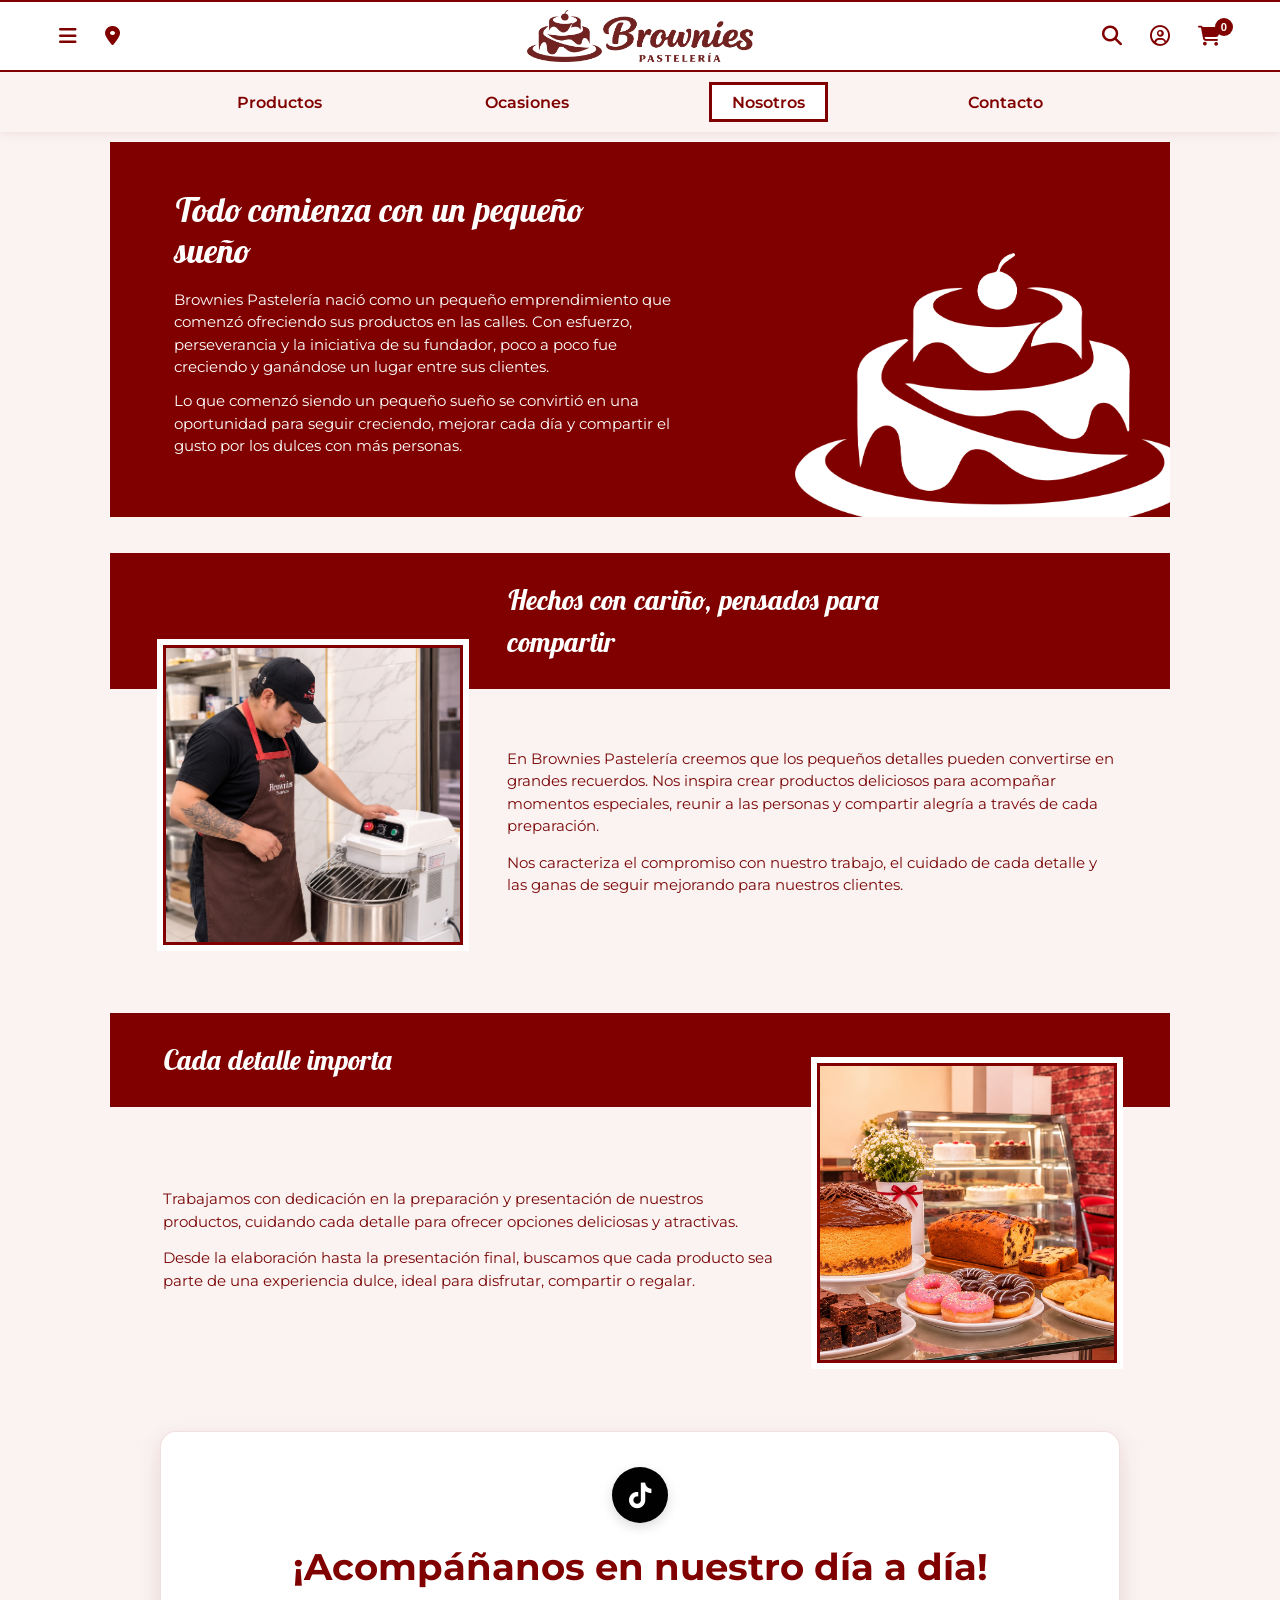
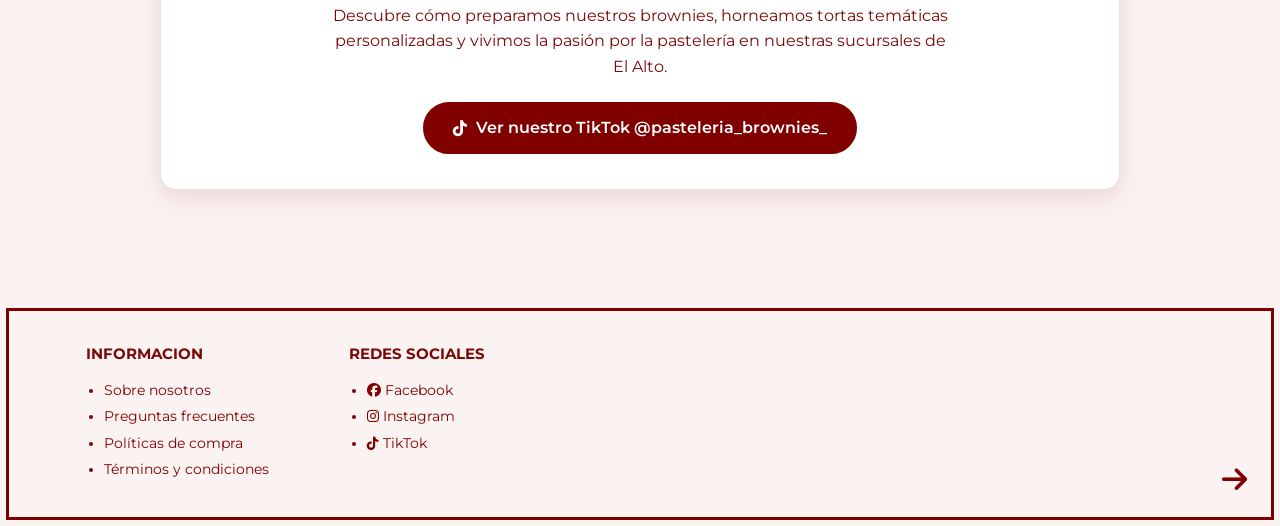
<file: nosotros.html>
<!DOCTYPE html>
<html lang="es">
<head>
    <meta charset="UTF-8">
    <meta name="viewport" content="width=device-width, initial-scale=1.0">
    <title>Brownies Pastelería | Nuestra Historia, Tradición y Emprendimiento en El Alto</title>
    <meta name="description" content="Conoce la historia de Brownies Pastelería: un emprendimiento alteño nacido en las calles que creció con pasión, esfuerzo y amor por el chocolate. Visítanos en El Alto.">
    <meta name="keywords" content="historia Brownies Pastelería, pastelería artesanal El Alto historia, emprendimiento boliviano repostería, pastelería familiar El Alto, Plaza Ballivián">
    <meta name="author" content="Brownies Pastelería">
    <meta name="robots" content="index, follow">
    <link rel="canonical" href="https://sergius7843.github.io/Pasteleria/nosotros.html">

    <!-- Open Graph / Redes Sociales -->
    <meta property="og:type" content="website">
    <meta property="og:title" content="Brownies Pastelería | Sobre Nosotros y Nuestra Historia">
    <meta property="og:description" content="Todo comienza con un pequeño sueño: de las calles a dos sucursales en El Alto con el auténtico sabor del chocolate artesanal.">
    <meta property="og:image" content="https://sergius7843.github.io/Pasteleria/images/imagotipo.png">
    <meta property="og:url" content="https://sergius7843.github.io/Pasteleria/nosotros.html">
    <meta property="og:site_name" content="Brownies Pastelería">

    <!-- Twitter Cards -->
    <meta name="twitter:card" content="summary_large_image">
    <meta name="twitter:title" content="Brownies Pastelería | Nuestra Historia">
    <meta name="twitter:description" content="Conoce la pasión y perseverancia detrás de cada brownie y torta horneada en Brownies Pastelería.">
    <meta name="twitter:image" content="https://sergius7843.github.io/Pasteleria/images/imagotipo.png">

    <!-- Datos Estructurados Schema.org -->
    <script type="application/ld+json">
    {
      "@context": "https://schema.org",
      "@type": "Bakery",
      "name": "Brownies Pastelería",
      "image": "https://sergius7843.github.io/Pasteleria/images/logotipo.png",
      "@id": "https://sergius7843.github.io/Pasteleria/#bakery",
      "url": "https://sergius7843.github.io/Pasteleria/nosotros.html",
      "telephone": "+59168081109",
      "priceRange": "Bs. 20 - Bs. 250",
      "address": [
        {
          "@type": "PostalAddress",
          "streetAddress": "Avenida Pucarani, media cuadra antes de Plaza Ballivián",
          "addressLocality": "El Alto",
          "addressRegion": "La Paz",
          "addressCountry": "BO"
        },
        {
          "@type": "PostalAddress",
          "streetAddress": "Plaza La Paz, al frente del Colegio Los Andes",
          "addressLocality": "El Alto",
          "addressRegion": "La Paz",
          "addressCountry": "BO"
        }
      ]
    }
    </script>

    <link rel="preconnect" href="https://fonts.googleapis.com">
    <link rel="preconnect" href="https://fonts.gstatic.com" crossorigin>
    <link href="https://fonts.googleapis.com/css2?family=Lobster+Two:ital,wght@0,700;1,700&family=Montserrat:wght@400;500;600;700&display=swap" rel="stylesheet">
    <link rel="stylesheet" href="https://cdnjs.cloudflare.com/ajax/libs/font-awesome/6.5.1/css/all.min.css">
    <link rel="stylesheet" href="styles.css?v=2.3">
</head>
<body>

    <!-- =================================================================
         TOP / ENCABEZADO FIJO
         ================================================================= -->
    <header class="site-header">
        <div class="top-utility-bar">
            <div class="utility-left">
                <button class="icon-btn" id="btn-hamburger" aria-label="Abrir menú">
                    <i class="fa-solid fa-bars"></i>
                </button>
                <a href="contacto.html#sucursales" class="icon-btn" title="Ver nuestras sucursales">
                    <i class="fa-solid fa-location-dot"></i>
                </a>
            </div>

            <a href="index.html" class="brand-logo">
                <img src="images/logotipo.png" alt="Logo Brownies Pastelería" class="logo-img">
            </a>

            <div class="utility-right">
                <button class="icon-btn" id="btn-search" aria-label="Buscar">
                    <i class="fa-solid fa-magnifying-glass"></i>
                </button>
                <button class="icon-btn" id="btn-user" aria-label="Iniciar sesión o registrarse">
                    <i class="fa-regular fa-circle-user"></i>
                </button>
                <button class="icon-btn cart-btn" id="btn-cart" aria-label="Carrito de compras">
                    <i class="fa-solid fa-cart-shopping"></i>
                    <span class="cart-badge" id="cart-count">0</span>
                </button>
            </div>
        </div>

        <nav class="main-nav">
            <ul class="nav-list">
                <li><a href="productos.html" class="nav-link">Productos</a></li>
                <li><a href="ocasiones.html" class="nav-link">Ocasiones</a></li>
                <!-- Pestaña Nosotros activa -->
                <li><a href="nosotros.html" class="nav-link active">Nosotros</a></li>
                <li><a href="contacto.html" class="nav-link">Contacto</a></li>
            </ul>
        </nav>

        <!-- Menú Hamburguesa -->
        <div class="hamburger-dropdown" id="hamburger-menu">
            <ul class="hamburger-list">
                <li><a href="index.html"><i class="fa-solid fa-house"></i> Inicio</a></li>
                <li><a href="productos.html"><i class="fa-solid fa-cake-candles"></i> Productos</a></li>
                <li><a href="ocasiones.html"><i class="fa-solid fa-gift"></i> Ocasiones</a></li>
                <li><a href="nosotros.html"><i class="fa-solid fa-heart"></i> Nosotros</a></li>
                <li><a href="contacto.html"><i class="fa-solid fa-envelope"></i> Contacto</a></li>
            </ul>
        </div>

        <!-- Card de Búsqueda -->
        <div class="search-card-dropdown" id="search-card">
            <div class="search-card-header">
                <h3>Buscar</h3>
                <button class="close-btn" id="close-search"><i class="fa-solid fa-xmark"></i></button>
            </div>
            <div class="search-input-wrapper">
                <i class="fa-solid fa-magnifying-glass"></i>
                <input type="text" id="search-input" placeholder="¿Qué antojo estás buscando hoy?">
            </div>
            <div class="search-section">
                <h4>Búsquedas populares</h4>
                <div class="trending-pills">
                    <a href="ocasiones.html" class="pill">cumpleaños</a>
                    <a href="productos.html#sec-brownies" class="pill">brownies</a>
                    <a href="tortas.html" class="pill">selva negra</a>
                    <a href="tortas.html" class="pill">tortas</a>
                    <a href="pies.html" class="pill">pie de limón</a>
                    <a href="masitas.html" class="pill">masitas dulces</a>
                    <a href="productos.html#sec-queques" class="pill">queques</a>
                </div>
            </div>
            <div class="search-section">
                <h4>Comprar por categoría</h4>
                <ul class="category-search-list">
                    <li><a href="ocasiones.html">Regalos y Ocasiones</a></li>
                    <li><a href="tortas.html">Tortas Clásicas</a></li>
                    <li><a href="personalizadas.html">Tortas Personalizadas</a></li>
                    <li><a href="pies.html">Pies y Tartas</a></li>
                    <li><a href="masitas.html">Masitas y Bocaditos</a></li>
                    <li><a href="index.html#mas-vendidos">Productos Más Vendidos</a></li>
                </ul>
            </div>
        </div>

        <!-- Card del Carrito -->
        <div class="cart-card-dropdown" id="cart-card">
            <div class="cart-card-header">
                <h3><i class="fa-solid fa-bag-shopping"></i> Tu Carrito</h3>
                <button class="close-btn" id="close-cart"><i class="fa-solid fa-xmark"></i></button>
            </div>
            <div class="cart-items-container" id="cart-items"></div>
            <div class="cart-card-footer">
                <div class="cart-total">
                    <span>Total estimado:</span>
                    <strong id="cart-total-price">Bs. 0</strong>
                </div>
                <a href="https://wa.me/59168081109" target="_blank" rel="noopener" class="btn-primary full-width checkout-whatsapp-btn">Finalizar pedido por WhatsApp</a>
            </div>
        </div>
    </header>

    <!-- =================================================================
         SECCIÓN NOSOTROS (Captura 4)
         ================================================================= -->
    <main class="about-main">
        <!-- 1. HERO CARD CON IMAGEN DE TORTA FUSIONADA (images/imagotipo.png) -->
        <section class="about-hero-card">
            <div class="about-hero-content">
                <h1 class="script-heading">Todo comienza con un pequeño<br>sueño</h1>
                <p>Brownies Pastelería nació como un pequeño emprendimiento que comenzó ofreciendo sus productos en las calles. Con esfuerzo, perseverancia y la iniciativa de su fundador, poco a poco fue creciendo y ganándose un lugar entre sus clientes.</p>
                <p>Lo que comenzó siendo un pequeño sueño se convirtió en una oportunidad para seguir creciendo, mejorar cada día y compartir el gusto por los dulces con más personas.</p>
            </div>

            <!-- IMAGEN DEL PASTEL FUSIONADA CON LA CARD -->
            <div class="about-hero-cake">
                <img src="images/imagotipo.png" alt="Ilustración Pastel Brownies Pastelería">
            </div>
        </section>

        <!-- 2. BLOQUE: HECHOS CON CARIÑO, PENSADOS PARA COMPARTIR -->
        <section class="about-split-section">
            <div class="split-red-banner">
                <div class="split-container">
                    <div class="split-spacer"></div>
                    <h2 class="script-heading">Hechos con cariño, pensados para<br>compartir</h2>
                </div>
            </div>
            <div class="split-content-area">
                <div class="split-container">
                    <div class="split-card-wrapper overlap-up">
                        <div class="square-card border-red framed-white floating-card">
                            <img src="images/nosotros1.jpeg" alt="Maestro pastelero de Brownies Pastelería elaborando masa artesanal">
                        </div>
                    </div>
                    <div class="split-text-wrapper">
                        <p>En Brownies Pastelería creemos que los pequeños detalles pueden convertirse en grandes recuerdos. Nos inspira crear productos deliciosos para acompañar momentos especiales, reunir a las personas y compartir alegría a través de cada preparación.</p>
                        <p>Nos caracteriza el compromiso con nuestro trabajo, el cuidado de cada detalle y las ganas de seguir mejorando para nuestros clientes.</p>
                    </div>
                </div>
            </div>
        </section>

        <!-- 3. BLOQUE: CADA DETALLE IMPORTA -->
        <section class="about-split-section">
            <div class="split-red-banner">
                <div class="split-container">
                    <h2 class="script-heading">Cada detalle importa</h2>
                    <div class="split-spacer"></div>
                </div>
            </div>
            <div class="split-content-area">
                <div class="split-container reverse-mobile">
                    <div class="split-text-wrapper">
                        <p>Trabajamos con dedicación en la preparación y presentación de nuestros productos, cuidando cada detalle para ofrecer opciones deliciosas y atractivas.</p>
                        <p>Desde la elaboración hasta la presentación final, buscamos que cada producto sea parte de una experiencia dulce, ideal para disfrutar, compartir o regalar.</p>
                    </div>
                    <div class="split-card-wrapper overlap-up">
                        <div class="square-card border-red framed-white floating-card float-delay-2">
                            <img src="images/nosotros2.jpeg" alt="Vitrina y exhibición de tortas, queques y brownies en la tienda Brownies Pastelería">
                        </div>
                    </div>
                </div>
            </div>
        </section>

        <!-- 4. BLOQUE: SÍGUENOS EN TIKTOK -->
        <section style="max-width: 960px; margin: 2.5rem auto 3rem; padding: 2.2rem 1.5rem; background: var(--bg-white); border-radius: 16px; box-shadow: var(--shadow-soft); text-align: center; border: 1.5px solid rgba(128,0,0,0.12);">
            <div style="width: 56px; height: 56px; border-radius: 50%; background: #010101; color: #fff; display: flex; align-items: center; justify-content: center; margin: 0 auto 1rem; font-size: 1.6rem; box-shadow: 0 4px 12px rgba(0,0,0,0.15);">
                <i class="fa-brands fa-tiktok"></i>
            </div>
            <h2 style="font-family: var(--font-handwriting); color: var(--brand-red); font-size: 2.3rem; margin-bottom: 0.5rem;">¡Acompáñanos en nuestro día a día!</h2>
            <p style="color: var(--text-primary); font-size: 1rem; max-width: 620px; margin: 0 auto 1.4rem; line-height: 1.6;">Descubre cómo preparamos nuestros brownies, horneamos tortas temáticas personalizadas y vivimos la pasión por la pastelería en nuestras sucursales de El Alto.</p>
            <a href="https://www.tiktok.com/@pasteleria_brownies_?_r=1&_t=ZS-9BZh7oAoTZM" target="_blank" rel="noopener" class="btn-primary" style="display: inline-flex; align-items: center; gap: 0.6rem; text-decoration: none; font-size: 1rem; padding: 12px 28px; border-radius: 30px;">
                <i class="fa-brands fa-tiktok"></i> Ver nuestro TikTok @pasteleria_brownies_
            </a>
        </section>
    </main>

    <!-- Modal Usuario -->
    <div class="modal-overlay" id="user-modal">
        <div class="user-modal-card">
            <button class="close-btn modal-close" id="close-user-modal"><i class="fa-solid fa-xmark"></i></button>
            <div class="modal-tabs">
                <button class="tab-btn active" data-tab="login">Iniciar Sesión</button>
                <button class="tab-btn" data-tab="register">Registrarse</button>
            </div>
            <form class="auth-form active" id="form-login">
                <h3>¡Bienvenido de nuevo!</h3>
                <div class="form-group">
                    <label for="login-email">Correo electrónico</label>
                    <input type="email" id="login-email" placeholder="ejemplo@correo.com" required>
                </div>
                <div class="form-group">
                    <label for="login-pass">Contraseña</label>
                    <input type="password" id="login-pass" placeholder="••••••••" required>
                </div>
                <button type="submit" class="btn-primary full-width">Ingresar</button>
            </form>
            <form class="auth-form" id="form-register">
                <h3>Crea tu cuenta dulce</h3>
                <div class="form-group">
                    <label for="reg-name">Nombre completo</label>
                    <input type="text" id="reg-name" placeholder="Tu nombre" required>
                </div>
                <div class="form-group">
                    <label for="reg-email">Correo electrónico</label>
                    <input type="email" id="reg-email" placeholder="ejemplo@correo.com" required>
                </div>
                <div class="form-group">
                    <label for="reg-phone">Teléfono / WhatsApp</label>
                    <input type="tel" id="reg-phone" placeholder="+591 68081109" required>
                </div>
                <div class="form-group">
                    <label for="reg-pass">Contraseña</label>
                    <input type="password" id="reg-pass" placeholder="Crea una contraseña" required>
                </div>
                <button type="submit" class="btn-primary full-width">Crear cuenta</button>
            </form>
        </div>
    </div>

    <!-- Pie de página -->
    <footer class="site-footer">
        <div class="footer-container">
            <div class="footer-col">
                <h4>INFORMACION</h4>
                <ul>
                    <li><a href="nosotros.html">Sobre nosotros</a></li>
                    <li><a href="contacto.html">Preguntas frecuentes</a></li>
                    <li><a href="contacto.html">Políticas de compra</a></li>
                    <li><a href="contacto.html">Términos y condiciones</a></li>
                </ul>
            </div>
            <div class="footer-col">
                <h4>REDES SOCIALES</h4>
                <ul>
                    <li><a href="https://facebook.com" target="_blank" rel="noopener"><i class="fa-brands fa-facebook"></i> Facebook</a></li>
                    <li><a href="https://instagram.com" target="_blank" rel="noopener"><i class="fa-brands fa-instagram"></i> Instagram</a></li>
                    <li><a href="https://www.tiktok.com/@pasteleria_brownies_?_r=1&_t=ZS-9BZh7oAoTZM" target="_blank" rel="noopener"><i class="fa-brands fa-tiktok"></i> TikTok</a></li>
                </ul>
            </div>
            <a href="#" class="footer-arrow" title="Volver arriba"><i class="fa-solid fa-arrow-right"></i></a>
        </div>
    </footer>

    <script src="scripts.js?v=2.2"></script>
</body>
</html>
</file>
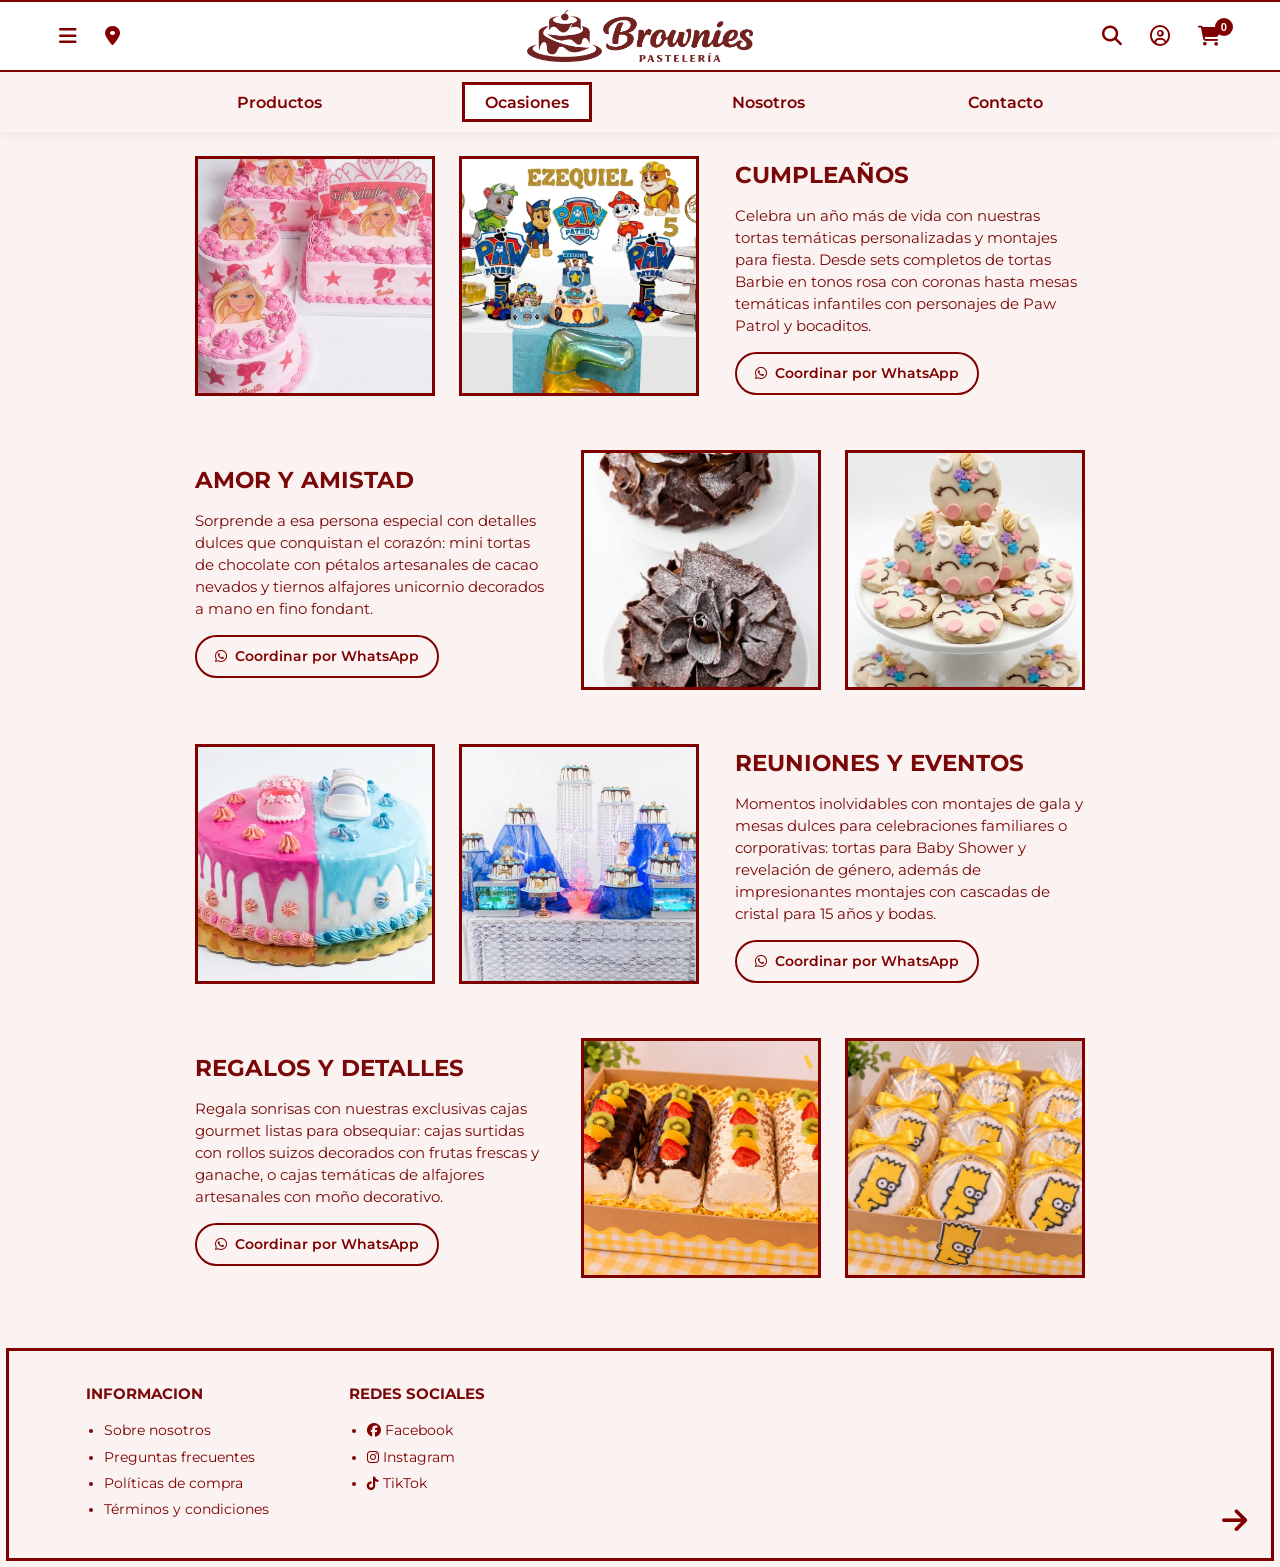
<file: ocasiones.html>
<!DOCTYPE html>
<html lang="es">
<head>
    <meta charset="UTF-8">
    <meta name="viewport" content="width=device-width, initial-scale=1.0">
    <title>Brownies Pastelería | Tortas y Mesas Dulces para Ocasiones Especiales en El Alto y La Paz</title>
    <meta name="description" content="Tortas temáticas y mesas dulces para ocasiones especiales en El Alto y La Paz: cumpleaños, amor y amistad, reuniones, eventos y regalos. Pedidos al WhatsApp +591 68081109.">
    <meta name="keywords" content="tortas para cumpleaños El Alto, mesas dulces eventos La Paz, regalos pastelería El Alto, tortas amor y amistad, Plaza Ballivián, Plaza La Paz">
    <meta name="author" content="Brownies Pastelería">
    <meta name="robots" content="index, follow">
    <link rel="canonical" href="https://sergius7843.github.io/Pasteleria/ocasiones.html">

    <!-- Open Graph / Redes Sociales -->
    <meta property="og:type" content="website">
    <meta property="og:title" content="Brownies Pastelería | Ocasiones Especiales y Celebraciones">
    <meta property="og:description" content="Celebra cumpleaños, aniversarios y reuniones con nuestras tortas temáticas y cajas de regalo gourmet en El Alto y La Paz.">
    <meta property="og:image" content="https://sergius7843.github.io/Pasteleria/images/cumpleanios/Cumple1.webp">
    <meta property="og:url" content="https://sergius7843.github.io/Pasteleria/ocasiones.html">
    <meta property="og:site_name" content="Brownies Pastelería">

    <!-- Twitter Cards -->
    <meta name="twitter:card" content="summary_large_image">
    <meta name="twitter:title" content="Brownies Pastelería | Ocasiones Especiales">
    <meta name="twitter:description" content="Endulza tus momentos especiales: tortas de cumpleaños, amor y amistad, reuniones y regalos en El Alto y La Paz.">
    <meta name="twitter:image" content="https://sergius7843.github.io/Pasteleria/images/cumpleanios/Cumple1.webp">

    <!-- Datos Estructurados Schema.org -->
    <script type="application/ld+json">
    {
      "@context": "https://schema.org",
      "@type": "Bakery",
      "name": "Brownies Pastelería",
      "image": "https://sergius7843.github.io/Pasteleria/images/logotipo.png",
      "@id": "https://sergius7843.github.io/Pasteleria/#bakery",
      "url": "https://sergius7843.github.io/Pasteleria/ocasiones.html",
      "telephone": "+59168081109",
      "priceRange": "Bs. 20 - Bs. 250",
      "address": [
        {
          "@type": "PostalAddress",
          "streetAddress": "Avenida Pucarani, media cuadra antes de Plaza Ballivián",
          "addressLocality": "El Alto",
          "addressRegion": "La Paz",
          "addressCountry": "BO"
        },
        {
          "@type": "PostalAddress",
          "streetAddress": "Plaza La Paz, al frente del Colegio Los Andes",
          "addressLocality": "El Alto",
          "addressRegion": "La Paz",
          "addressCountry": "BO"
        }
      ]
    }
    </script>

    <link rel="preconnect" href="https://fonts.googleapis.com">
    <link rel="preconnect" href="https://fonts.gstatic.com" crossorigin>
    <link href="https://fonts.googleapis.com/css2?family=Lobster+Two:ital,wght@0,700;1,700&family=Montserrat:wght@400;500;600;700&display=swap" rel="stylesheet">
    <link rel="stylesheet" href="https://cdnjs.cloudflare.com/ajax/libs/font-awesome/6.5.1/css/all.min.css">
    <link rel="stylesheet" href="styles.css?v=2.3">
</head>
<body>

    <!-- =================================================================
         TOP / ENCABEZADO FIJO
         ================================================================= -->
    <header class="site-header">
        <div class="top-utility-bar">
            <div class="utility-left">
                <button class="icon-btn" id="btn-hamburger" aria-label="Abrir menú">
                    <i class="fa-solid fa-bars"></i>
                </button>
                <a href="contacto.html#sucursales" class="icon-btn" title="Ver nuestras sucursales">
                    <i class="fa-solid fa-location-dot"></i>
                </a>
            </div>

            <a href="index.html" class="brand-logo">
                <img src="images/logotipo.png" alt="Logo Brownies Pastelería" class="logo-img">
            </a>

            <div class="utility-right">
                <button class="icon-btn" id="btn-search" aria-label="Buscar">
                    <i class="fa-solid fa-magnifying-glass"></i>
                </button>
                <button class="icon-btn" id="btn-user" aria-label="Iniciar sesión o registrarse">
                    <i class="fa-regular fa-circle-user"></i>
                </button>
                <button class="icon-btn cart-btn" id="btn-cart" aria-label="Carrito de compras">
                    <i class="fa-solid fa-cart-shopping"></i>
                    <span class="cart-badge" id="cart-count">0</span>
                </button>
            </div>
        </div>

        <nav class="main-nav">
            <ul class="nav-list">
                <li><a href="productos.html" class="nav-link">Productos</a></li>
                <!-- Pestaña Ocasiones activa -->
                <li><a href="ocasiones.html" class="nav-link active">Ocasiones</a></li>
                <li><a href="nosotros.html" class="nav-link">Nosotros</a></li>
                <li><a href="contacto.html" class="nav-link">Contacto</a></li>
            </ul>
        </nav>

        <!-- Menú Hamburguesa -->
        <div class="hamburger-dropdown" id="hamburger-menu">
            <ul class="hamburger-list">
                <li><a href="index.html"><i class="fa-solid fa-house"></i> Inicio</a></li>
                <li><a href="productos.html"><i class="fa-solid fa-cake-candles"></i> Productos</a></li>
                <li><a href="ocasiones.html"><i class="fa-solid fa-gift"></i> Ocasiones</a></li>
                <li><a href="nosotros.html"><i class="fa-solid fa-heart"></i> Nosotros</a></li>
                <li><a href="contacto.html"><i class="fa-solid fa-envelope"></i> Contacto</a></li>
            </ul>
        </div>

        <!-- Card de Búsqueda -->
        <div class="search-card-dropdown" id="search-card">
            <div class="search-card-header">
                <h3>Buscar</h3>
                <button class="close-btn" id="close-search"><i class="fa-solid fa-xmark"></i></button>
            </div>
            <div class="search-input-wrapper">
                <i class="fa-solid fa-magnifying-glass"></i>
                <input type="text" id="search-input" placeholder="¿Qué antojo estás buscando hoy?">
            </div>
            <div class="search-section">
                <h4>Búsquedas populares</h4>
                <div class="trending-pills">
                    <a href="ocasiones.html" class="pill">cumpleaños</a>
                    <a href="productos.html#sec-brownies" class="pill">brownies</a>
                    <a href="tortas.html" class="pill">selva negra</a>
                    <a href="tortas.html" class="pill">tortas</a>
                    <a href="pies.html" class="pill">pie de limón</a>
                    <a href="masitas.html" class="pill">masitas dulces</a>
                    <a href="productos.html#sec-queques" class="pill">queques</a>
                </div>
            </div>
            <div class="search-section">
                <h4>Comprar por categoría</h4>
                <ul class="category-search-list">
                    <li><a href="ocasiones.html">Regalos y Ocasiones</a></li>
                    <li><a href="tortas.html">Tortas Clásicas</a></li>
                    <li><a href="personalizadas.html">Tortas Personalizadas</a></li>
                    <li><a href="pies.html">Pies y Tartas</a></li>
                    <li><a href="masitas.html">Masitas y Bocaditos</a></li>
                    <li><a href="index.html#mas-vendidos">Productos Más Vendidos</a></li>
                </ul>
            </div>
        </div>

        <!-- Card del Carrito -->
        <div class="cart-card-dropdown" id="cart-card">
            <div class="cart-card-header">
                <h3><i class="fa-solid fa-bag-shopping"></i> Tu Carrito</h3>
                <button class="close-btn" id="close-cart"><i class="fa-solid fa-xmark"></i></button>
            </div>
            <div class="cart-items-container" id="cart-items"></div>
            <div class="cart-card-footer">
                <div class="cart-total">
                    <span>Total estimado:</span>
                    <strong id="cart-total-price">Bs. 0</strong>
                </div>
                <a href="https://wa.me/59168081109" target="_blank" rel="noopener" class="btn-primary full-width checkout-whatsapp-btn">Finalizar pedido por WhatsApp</a>
            </div>
        </div>
    </header>

    <!-- =================================================================
         CONTENIDO OCASIONES (Captura 3)
         ================================================================= -->
    <main class="occasions-main">
        <!-- 1. CUMPLEAÑOS (2 Cards a la izquierda, texto a la derecha) -->
        <section class="occasion-row cards-left" id="sec-cumpleanios">
            <div class="catalog-cards">
                <div class="square-card border-red floating-card">
                    <img src="images/cumpleanios/Cumple1.webp" alt="Tortas Temáticas Barbie de Cumpleaños con Coronas y Estrellas">
                </div>
                <div class="square-card border-red floating-card float-delay-2">
                    <img src="images/cumpleanios/Cumple2.webp" alt="Mesa Temática de Cumpleaños Paw Patrol con Tortas y Bocaditos">
                </div>
            </div>
            <div class="catalog-info">
                <h2>CUMPLEAÑOS</h2>
                <p>Celebra un año más de vida con nuestras tortas temáticas personalizadas y montajes para fiesta. Desde sets completos de tortas Barbie en tonos rosa con coronas hasta mesas temáticas infantiles con personajes de Paw Patrol y bocaditos.</p>
                <a href="https://wa.me/59168081109?text=Hola%20Brownies%20Pasteler%C3%ADa!%20Deseo%20coordinar%20un%20pedido%20para%20Cumplea%C3%B1os" target="_blank" rel="noopener" class="btn-outline" style="display:inline-flex; align-items:center; gap:8px;">
                    <i class="fa-brands fa-whatsapp"></i> Coordinar por WhatsApp
                </a>
            </div>
        </section>

        <!-- 2. AMOR Y AMISTAD (Texto a la izquierda, 2 Cards a la derecha) -->
        <section class="occasion-row cards-right" id="sec-amor">
            <div class="catalog-info">
                <h2>AMOR Y AMISTAD</h2>
                <p>Sorprende a esa persona especial con detalles dulces que conquistan el corazón: mini tortas de chocolate con pétalos artesanales de cacao nevados y tiernos alfajores unicornio decorados a mano en fino fondant.</p>
                <a href="https://wa.me/59168081109?text=Hola%20Brownies%20Pasteler%C3%ADa!%20Deseo%20coordinar%20un%20detalle%20de%20Amor%20y%20Amistad" target="_blank" rel="noopener" class="btn-outline" style="display:inline-flex; align-items:center; gap:8px;">
                    <i class="fa-brands fa-whatsapp"></i> Coordinar por WhatsApp
                </a>
            </div>
            <div class="catalog-cards">
                <div class="square-card border-red floating-card">
                    <img src="images/amor_amistad/Amor_amistad1.webp" alt="Mini Tortas Rosas de Chocolate con Pétalos de Cacao y Azúcar">
                </div>
                <div class="square-card border-red floating-card float-delay-2">
                    <img src="images/amor_amistad/Amor_amistad2.webp" alt="Torre de Alfajores Tiernos Unicornio con Fondant y Flores">
                </div>
            </div>
        </section>

        <!-- 3. REUNIONES Y EVENTOS (2 Cards a la izquierda, texto a la derecha) -->
        <section class="occasion-row cards-left" id="sec-eventos">
            <div class="catalog-cards">
                <div class="square-card border-red floating-card">
                    <img src="images/reuniones_eventos/Reunion_evento1.webp" alt="Torta Revelación de Género y Baby Shower">
                </div>
                <div class="square-card border-red floating-card float-delay-2">
                    <img src="images/reuniones_eventos/Reunion_evento2.webp" alt="Mesa Monumental de Gala con Torres de Tortas y Fuentes de Cristal">
                </div>
            </div>
            <div class="catalog-info">
                <h2>REUNIONES Y EVENTOS</h2>
                <p>Momentos inolvidables con montajes de gala y mesas dulces para celebraciones familiares o corporativas: tortas para Baby Shower y revelación de género, además de impresionantes montajes con cascadas de cristal para 15 años y bodas.</p>
                <a href="https://wa.me/59168081109?text=Hola%20Brownies%20Pasteler%C3%ADa!%20Deseo%20coordinar%20un%20montaje%20para%20un%20Evento" target="_blank" rel="noopener" class="btn-outline" style="display:inline-flex; align-items:center; gap:8px;">
                    <i class="fa-brands fa-whatsapp"></i> Coordinar por WhatsApp
                </a>
            </div>
        </section>

        <!-- 4. REGALOS (Texto a la izquierda, 2 Cards a la derecha) -->
        <section class="occasion-row cards-right" id="sec-regalos">
            <div class="catalog-info">
                <h2>REGALOS Y DETALLES</h2>
                <p>Regala sonrisas con nuestras exclusivas cajas gourmet listas para obsequiar: cajas surtidas con rollos suizos decorados con frutas frescas y ganache, o cajas temáticas de alfajores artesanales con moño decorativo.</p>
                <a href="https://wa.me/59168081109?text=Hola%20Brownies%20Pasteler%C3%ADa!%20Deseo%20coordinar%20una%20Caja%20de%20Regalo" target="_blank" rel="noopener" class="btn-outline" style="display:inline-flex; align-items:center; gap:8px;">
                    <i class="fa-brands fa-whatsapp"></i> Coordinar por WhatsApp
                </a>
            </div>
            <div class="catalog-cards">
                <div class="square-card border-red floating-card">
                    <img src="images/regalos/regalo1.png" alt="Box Regalo con 4 Rollos Suizos Gourmet y Frutas Frescas">
                </div>
                <div class="square-card border-red floating-card float-delay-2">
                    <img src="images/regalos/regalo2.png" alt="Box Regalo con 9 Alfajores Temáticos Bart Simpson con Moño">
                </div>
            </div>
        </section>
    </main>

    <!-- Modal Usuario -->
    <div class="modal-overlay" id="user-modal">
        <div class="user-modal-card">
            <button class="close-btn modal-close" id="close-user-modal"><i class="fa-solid fa-xmark"></i></button>
            <div class="modal-tabs">
                <button class="tab-btn active" data-tab="login">Iniciar Sesión</button>
                <button class="tab-btn" data-tab="register">Registrarse</button>
            </div>
            <form class="auth-form active" id="form-login">
                <h3>¡Bienvenido de nuevo!</h3>
                <div class="form-group">
                    <label for="login-email">Correo electrónico</label>
                    <input type="email" id="login-email" placeholder="ejemplo@correo.com" required>
                </div>
                <div class="form-group">
                    <label for="login-pass">Contraseña</label>
                    <input type="password" id="login-pass" placeholder="••••••••" required>
                </div>
                <button type="submit" class="btn-primary full-width">Ingresar</button>
            </form>
            <form class="auth-form" id="form-register">
                <h3>Crea tu cuenta dulce</h3>
                <div class="form-group">
                    <label for="reg-name">Nombre completo</label>
                    <input type="text" id="reg-name" placeholder="Tu nombre" required>
                </div>
                <div class="form-group">
                    <label for="reg-email">Correo electrónico</label>
                    <input type="email" id="reg-email" placeholder="ejemplo@correo.com" required>
                </div>
                <div class="form-group">
                    <label for="reg-phone">Teléfono / WhatsApp</label>
                    <input type="tel" id="reg-phone" placeholder="+591 68081109" required>
                </div>
                <div class="form-group">
                    <label for="reg-pass">Contraseña</label>
                    <input type="password" id="reg-pass" placeholder="Crea una contraseña" required>
                </div>
                <button type="submit" class="btn-primary full-width">Crear cuenta</button>
            </form>
        </div>
    </div>

    <!-- Pie de página -->
    <footer class="site-footer">
        <div class="footer-container">
            <div class="footer-col">
                <h4>INFORMACION</h4>
                <ul>
                    <li><a href="nosotros.html">Sobre nosotros</a></li>
                    <li><a href="contacto.html">Preguntas frecuentes</a></li>
                    <li><a href="contacto.html">Políticas de compra</a></li>
                    <li><a href="contacto.html">Términos y condiciones</a></li>
                </ul>
            </div>
            <div class="footer-col">
                <h4>REDES SOCIALES</h4>
                <ul>
                    <li><a href="https://facebook.com" target="_blank" rel="noopener"><i class="fa-brands fa-facebook"></i> Facebook</a></li>
                    <li><a href="https://instagram.com" target="_blank" rel="noopener"><i class="fa-brands fa-instagram"></i> Instagram</a></li>
                    <li><a href="https://www.tiktok.com/@pasteleria_brownies_?_r=1&_t=ZS-9BZh7oAoTZM" target="_blank" rel="noopener"><i class="fa-brands fa-tiktok"></i> TikTok</a></li>
                </ul>
            </div>
            <a href="#" class="footer-arrow" title="Volver arriba"><i class="fa-solid fa-arrow-right"></i></a>
        </div>
    </footer>

    <script src="scripts.js?v=2.2"></script>
</body>
</html>
</file>
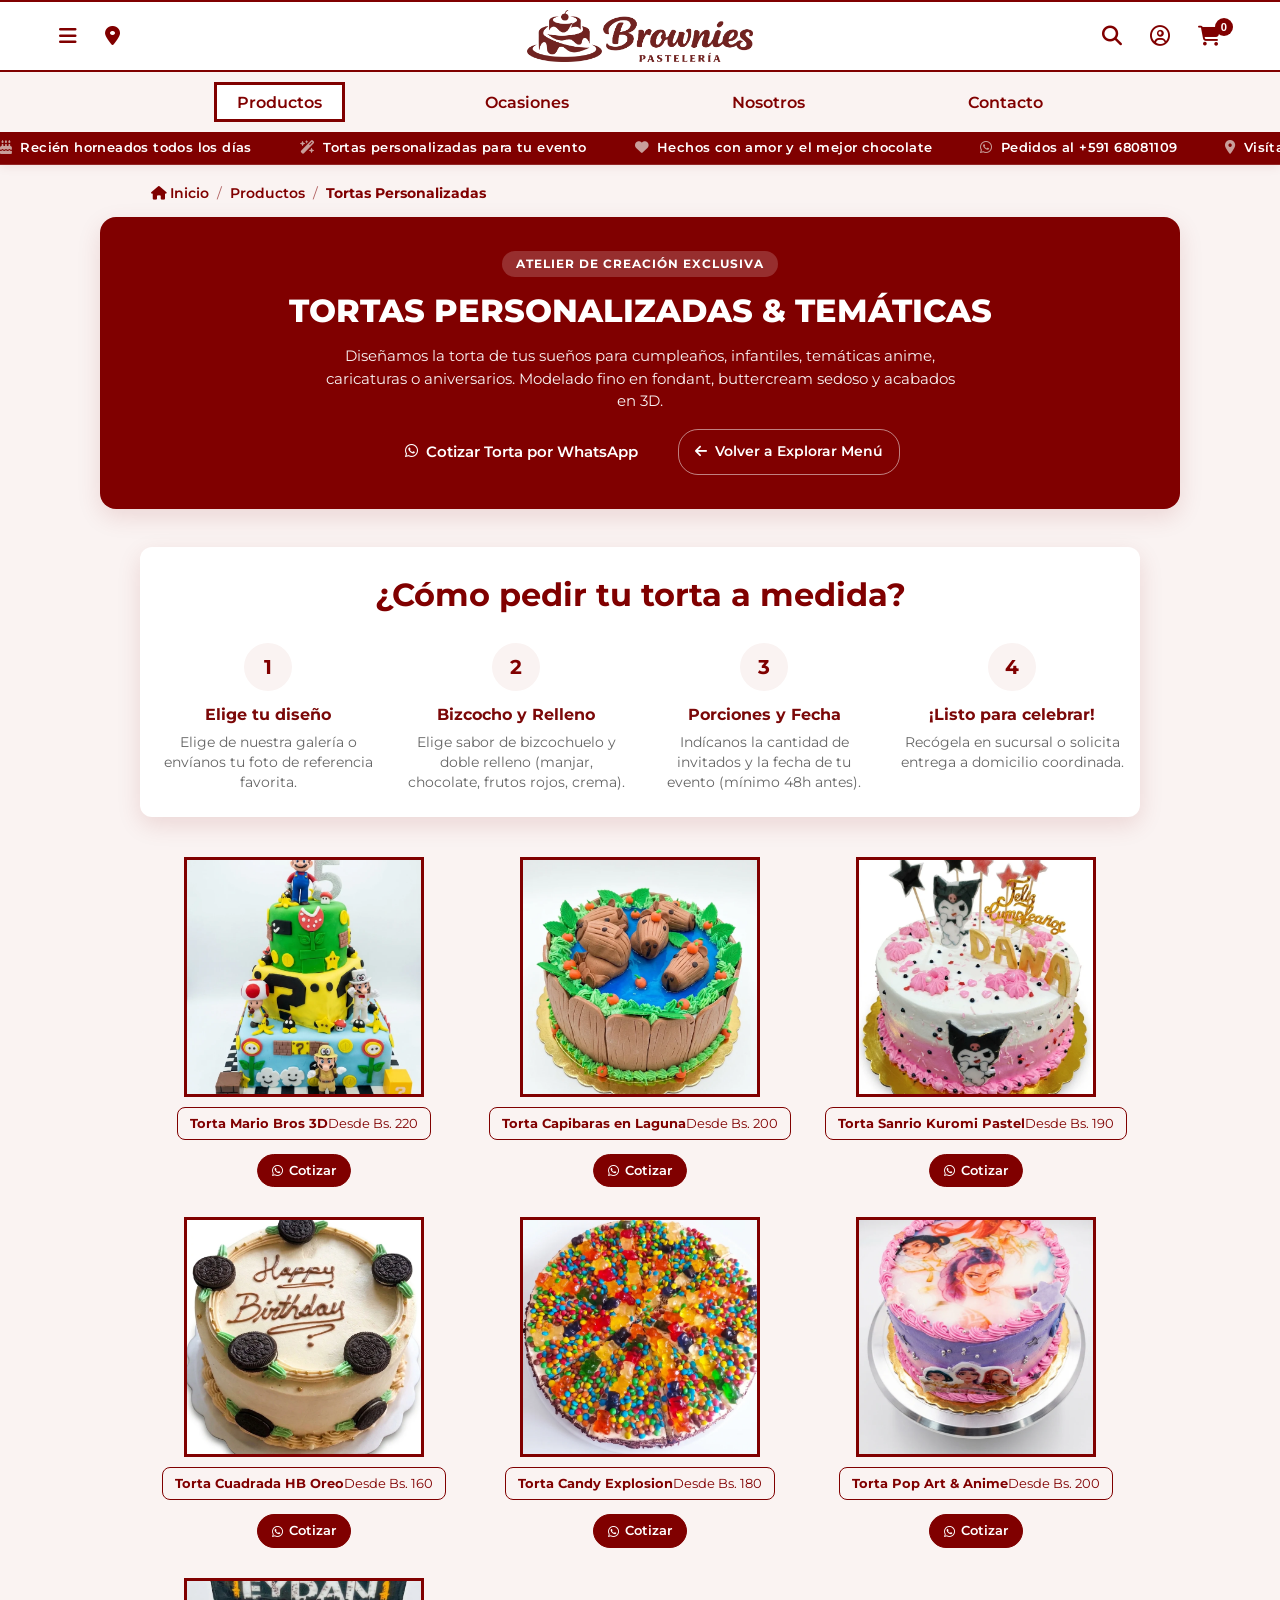
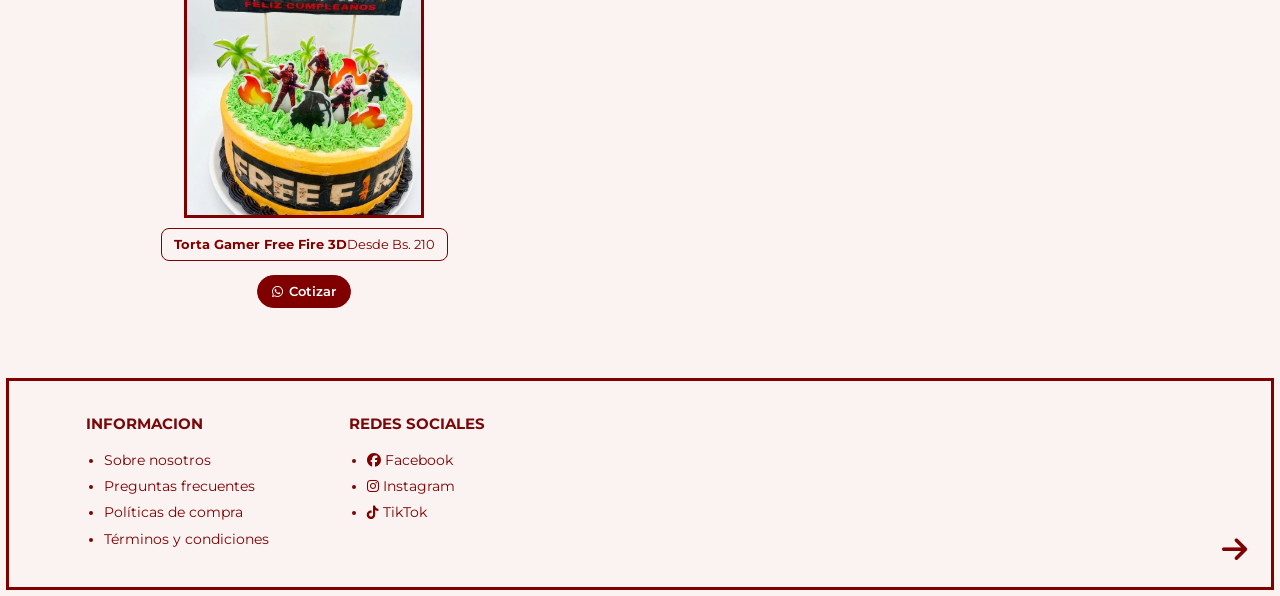
<file: personalizadas.html>
<!DOCTYPE html>
<html lang="es">
<head>
    <meta charset="UTF-8">
    <meta name="viewport" content="width=device-width, initial-scale=1.0">
    <title>Brownies Pastelería | Tortas Personalizadas y Temáticas en El Alto y La Paz</title>
    <meta name="description" content="Diseño y modelado de tortas personalizadas en El Alto y La Paz: infantiles, anime, gamer Free Fire, Mario Bros, capibaras y eventos. Cotiza al WhatsApp +591 68081109.">
    <meta name="keywords" content="tortas personalizadas El Alto, tortas tematicas La Paz, tortas infantiles El Alto, tortas en fondant La Paz, torta gamer El Alto, Plaza Ballivian, Plaza La Paz">
    <meta name="author" content="Brownies Pastelería">
    <meta name="robots" content="index, follow">
    <link rel="canonical" href="https://sergius7843.github.io/Pasteleria/personalizadas.html">

    <!-- Open Graph / Redes Sociales -->
    <meta property="og:type" content="website">
    <meta property="og:title" content="Brownies Pastelería | Atelier de Tortas Personalizadas">
    <meta property="og:description" content="Creamos la torta de tus sueños para cumpleaños y aniversarios con modelado en fondant y acabados 3D en El Alto y La Paz.">
    <meta property="og:image" content="https://sergius7843.github.io/Pasteleria/images/tortas_personalizadas/torta_personalizada2.webp">
    <meta property="og:url" content="https://sergius7843.github.io/Pasteleria/personalizadas.html">
    <meta property="og:site_name" content="Brownies Pastelería">

    <!-- Twitter Cards -->
    <meta name="twitter:card" content="summary_large_image">
    <meta name="twitter:title" content="Brownies Pastelería | Tortas Personalizadas">
    <meta name="twitter:description" content="Tortas temáticas y modeladas a medida en El Alto y La Paz. Mario Bros, Free Fire, anime y cumpleaños.">
    <meta name="twitter:image" content="https://sergius7843.github.io/Pasteleria/images/tortas_personalizadas/torta_personalizada2.webp">

    <!-- Datos Estructurados Schema.org -->
    <script type="application/ld+json">
    {
      "@context": "https://schema.org",
      "@type": "Bakery",
      "name": "Brownies Pastelería",
      "image": "https://sergius7843.github.io/Pasteleria/images/logotipo.png",
      "@id": "https://sergius7843.github.io/Pasteleria/#bakery",
      "url": "https://sergius7843.github.io/Pasteleria/personalizadas.html",
      "telephone": "+59168081109",
      "priceRange": "Bs. 20 - Bs. 250",
      "address": [
        {
          "@type": "PostalAddress",
          "streetAddress": "Avenida Pucarani, media cuadra antes de Plaza Ballivián",
          "addressLocality": "El Alto",
          "addressRegion": "La Paz",
          "addressCountry": "BO"
        },
        {
          "@type": "PostalAddress",
          "streetAddress": "Plaza La Paz, al frente del Colegio Los Andes",
          "addressLocality": "El Alto",
          "addressRegion": "La Paz",
          "addressCountry": "BO"
        }
      ]
    }
    </script>

    <link rel="preconnect" href="https://fonts.googleapis.com">
    <link rel="preconnect" href="https://fonts.gstatic.com" crossorigin>
    <link href="https://fonts.googleapis.com/css2?family=Lobster+Two:ital,wght@0,700;1,700&family=Montserrat:wght@400;500;600;700&display=swap" rel="stylesheet">
    <link rel="stylesheet" href="https://cdnjs.cloudflare.com/ajax/libs/font-awesome/6.5.1/css/all.min.css">
    <link rel="stylesheet" href="styles.css?v=2.3">
</head>
<body>

    <!-- =================================================================
         TOP / ENCABEZADO FIJO
         ================================================================= -->
    <header class="site-header">
        <div class="top-utility-bar">
            <div class="utility-left">
                <button class="icon-btn" id="btn-hamburger" aria-label="Abrir menú">
                    <i class="fa-solid fa-bars"></i>
                </button>
                <a href="contacto.html#sucursales" class="icon-btn" title="Ver nuestras sucursales">
                    <i class="fa-solid fa-location-dot"></i>
                </a>
            </div>

            <a href="index.html" class="brand-logo">
                <img src="images/logotipo.png" alt="Logo Brownies Pastelería" class="logo-img">
            </a>

            <div class="utility-right">
                <button class="icon-btn" id="btn-search" aria-label="Buscar">
                    <i class="fa-solid fa-magnifying-glass"></i>
                </button>
                <button class="icon-btn" id="btn-user" aria-label="Iniciar sesión o registrarse">
                    <i class="fa-regular fa-circle-user"></i>
                </button>
                <button class="icon-btn cart-btn" id="btn-cart" aria-label="Carrito de compras">
                    <i class="fa-solid fa-cart-shopping"></i>
                    <span class="cart-badge" id="cart-count">0</span>
                </button>
            </div>
        </div>

        <nav class="main-nav">
            <ul class="nav-list">
                <li><a href="productos.html" class="nav-link active">Productos</a></li>
                <li><a href="ocasiones.html" class="nav-link">Ocasiones</a></li>
                <li><a href="nosotros.html" class="nav-link">Nosotros</a></li>
                <li><a href="contacto.html" class="nav-link">Contacto</a></li>
            </ul>
        </nav>

        <!-- Carrusel pequeño de palabras siempre en movimiento -->
        <div class="word-ticker">
            <div class="word-ticker-track">
                <div class="ticker-group">
                    <span><i class="fa-solid fa-cake-candles"></i> Recién horneados todos los días</span>
                    <span><i class="fa-solid fa-wand-magic-sparkles"></i> Tortas personalizadas para tu evento</span>
                    <span><i class="fa-solid fa-heart"></i> Hechos con amor y el mejor chocolate</span>
                    <span><i class="fa-brands fa-whatsapp"></i> Pedidos al +591 68081109</span>
                    <span><i class="fa-solid fa-location-dot"></i> Visítanos en nuestras 2 sucursales</span>
                </div>
                <div class="ticker-group" aria-hidden="true">
                    <span><i class="fa-solid fa-cake-candles"></i> Recién horneados todos los días</span>
                    <span><i class="fa-solid fa-wand-magic-sparkles"></i> Tortas personalizadas para tu evento</span>
                    <span><i class="fa-solid fa-heart"></i> Hechos con amor y el mejor chocolate</span>
                    <span><i class="fa-brands fa-whatsapp"></i> Pedidos al +591 68081109</span>
                    <span><i class="fa-solid fa-location-dot"></i> Visítanos en nuestras 2 sucursales</span>
                </div>
            </div>
        </div>

        <!-- Menú Hamburguesa -->
        <div class="hamburger-dropdown" id="hamburger-menu">
            <ul class="hamburger-list">
                <li><a href="index.html"><i class="fa-solid fa-house"></i> Inicio</a></li>
                <li><a href="productos.html"><i class="fa-solid fa-cake-candles"></i> Productos</a></li>
                <li><a href="ocasiones.html"><i class="fa-solid fa-gift"></i> Ocasiones</a></li>
                <li><a href="nosotros.html"><i class="fa-solid fa-heart"></i> Nosotros</a></li>
                <li><a href="contacto.html"><i class="fa-solid fa-envelope"></i> Contacto</a></li>
            </ul>
        </div>

        <!-- Card de Búsqueda -->
        <div class="search-card-dropdown" id="search-card">
            <div class="search-card-header">
                <h3>Buscar</h3>
                <button class="close-btn" id="close-search"><i class="fa-solid fa-xmark"></i></button>
            </div>
            <div class="search-input-wrapper">
                <i class="fa-solid fa-magnifying-glass"></i>
                <input type="text" id="search-input" placeholder="¿Qué antojo estás buscando hoy?">
            </div>
            <div class="search-section">
                <h4>Búsquedas populares</h4>
                <div class="trending-pills">
                    <a href="ocasiones.html" class="pill">cumpleaños</a>
                    <a href="productos.html#sec-brownies" class="pill">brownies</a>
                    <a href="tortas.html" class="pill">selva negra</a>
                    <a href="pies.html" class="pill">pie de limón</a>
                    <a href="personalizadas.html" class="pill">mario bros</a>
                    <a href="personalizadas.html" class="pill">capibara</a>
                    <a href="masitas.html" class="pill">masitas dulces</a>
                </div>
            </div>
            <div class="search-section">
                <h4>Comprar por categoría</h4>
                <ul class="category-search-list">
                    <li><a href="ocasiones.html">Regalos y Ocasiones</a></li>
                    <li><a href="tortas.html">Tortas Clásicas</a></li>
                    <li><a href="pies.html">Pies y Tartas</a></li>
                    <li><a href="masitas.html">Masitas y Bocaditos</a></li>
                    <li><a href="index.html#mas-vendidos">Productos Más Vendidos</a></li>
                </ul>
            </div>
        </div>

        <!-- Card del Carrito -->
        <div class="cart-card-dropdown" id="cart-card">
            <div class="cart-card-header">
                <h3><i class="fa-solid fa-bag-shopping"></i> Tu Carrito</h3>
                <button class="close-btn" id="close-cart"><i class="fa-solid fa-xmark"></i></button>
            </div>
            <div class="cart-items-container" id="cart-items"></div>
            <div class="cart-card-footer">
                <div class="cart-total">
                    <span>Total estimado:</span>
                    <strong id="cart-total-price">Bs. 0</strong>
                </div>
                <a href="https://wa.me/59168081109" target="_blank" rel="noopener" class="btn-primary full-width checkout-whatsapp-btn">Finalizar pedido por WhatsApp</a>
            </div>
        </div>
    </header>

    <!-- =================================================================
         CONTENIDO: TORTAS PERSONALIZADAS
         ================================================================= -->
    <main>
        <!-- Breadcrumb Bar -->
        <div class="breadcrumb-bar">
            <a href="index.html"><i class="fa-solid fa-house"></i> Inicio</a>
            <span>/</span>
            <a href="productos.html">Productos</a>
            <span>/</span>
            <strong>Tortas Personalizadas</strong>
        </div>

        <!-- Hero de Categoría -->
        <section class="category-page-hero">
            <span class="prod-badge-light">Atelier de Creación Exclusiva</span>
            <h1>TORTAS PERSONALIZADAS & TEMÁTICAS</h1>
            <p>Diseñamos la torta de tus sueños para cumpleaños, infantiles, temáticas anime, caricaturas o aniversarios. Modelado fino en fondant, buttercream sedoso y acabados en 3D.</p>
            <div style="display:flex; justify-content:center; gap:1rem; flex-wrap:wrap; margin-top:1rem;">
                <a href="https://wa.me/59168081109?text=Hola%20Brownies%20Pasteler%C3%ADa!%20Quiero%20cotizar%20una%20torta%20personalizada" target="_blank" rel="noopener" class="btn-primary" style="display:inline-flex; align-items:center; gap:0.5rem; text-decoration:none;">
                    <i class="fa-brands fa-whatsapp"></i> Cotizar Torta por WhatsApp
                </a>
                <a href="productos.html" class="back-to-products" style="margin-top:0;"><i class="fa-solid fa-arrow-left"></i> Volver a Explorar Menú</a>
            </div>
        </section>

        <!-- Pasos para tu pedido personalizado -->
        <section style="max-width: 1000px; margin: 0 auto 2.5rem; padding: 1.5rem 1rem; background: var(--bg-white); border-radius: 12px; box-shadow: var(--shadow-soft);">
            <h3 style="font-family: var(--font-handwriting); color: var(--brand-red); font-size: 2rem; text-align: center; margin-bottom: 1.5rem;">¿Cómo pedir tu torta a medida?</h3>
            <div style="display: grid; grid-template-columns: repeat(auto-fit, minmax(200px, 1fr)); gap: 1.5rem; text-align: center;">
                <div>
                    <div style="width: 48px; height: 48px; border-radius: 50%; background: var(--bg-cream); color: var(--brand-red); display: flex; align-items: center; justify-content: center; margin: 0 auto 0.75rem; font-weight: 700; font-size: 1.25rem;">1</div>
                    <strong style="display:block; margin-bottom:0.3rem;">Elige tu diseño</strong>
                    <p style="font-size:0.85rem; color:#666; margin:0;">Elige de nuestra galería o envíanos tu foto de referencia favorita.</p>
                </div>
                <div>
                    <div style="width: 48px; height: 48px; border-radius: 50%; background: var(--bg-cream); color: var(--brand-red); display: flex; align-items: center; justify-content: center; margin: 0 auto 0.75rem; font-weight: 700; font-size: 1.25rem;">2</div>
                    <strong style="display:block; margin-bottom:0.3rem;">Bizcocho y Relleno</strong>
                    <p style="font-size:0.85rem; color:#666; margin:0;">Elige sabor de bizcochuelo y doble relleno (manjar, chocolate, frutos rojos, crema).</p>
                </div>
                <div>
                    <div style="width: 48px; height: 48px; border-radius: 50%; background: var(--bg-cream); color: var(--brand-red); display: flex; align-items: center; justify-content: center; margin: 0 auto 0.75rem; font-weight: 700; font-size: 1.25rem;">3</div>
                    <strong style="display:block; margin-bottom:0.3rem;">Porciones y Fecha</strong>
                    <p style="font-size:0.85rem; color:#666; margin:0;">Indícanos la cantidad de invitados y la fecha de tu evento (mínimo 48h antes).</p>
                </div>
                <div>
                    <div style="width: 48px; height: 48px; border-radius: 50%; background: var(--bg-cream); color: var(--brand-red); display: flex; align-items: center; justify-content: center; margin: 0 auto 0.75rem; font-weight: 700; font-size: 1.25rem;">4</div>
                    <strong style="display:block; margin-bottom:0.3rem;">¡Listo para celebrar!</strong>
                    <p style="font-size:0.85rem; color:#666; margin:0;">Recógela en sucursal o solicita entrega a domicilio coordinada.</p>
                </div>
            </div>
        </section>

        <!-- Catálogo de Diseños Realizados -->
        <section class="dedicated-catalog-grid">
            <!-- Mario Bros 3D -->
            <div class="product-card-unit">
                <div class="square-card border-red floating-card">
                    <img src="images/tortas_personalizadas/torta_personalizada2.webp" alt="Torta Temática Mario Bros 3D en Fondant">
                </div>
                <div class="card-mini-caption">
                    <strong>Torta Mario Bros 3D</strong>
                    <span>Desde Bs. 220</span>
                </div>
                <a href="https://wa.me/59168081109?text=Hola%20Brownies!%20Deseo%20cotizar%20la%20Torta%20Mario%20Bros%203D" target="_blank" rel="noopener" class="btn-cart-sm" style="text-decoration:none; display:flex; align-items:center; justify-content:center; gap:0.4rem;">
                    <i class="fa-brands fa-whatsapp"></i> Cotizar
                </a>
            </div>

            <!-- Capibaras en Laguna -->
            <div class="product-card-unit">
                <div class="square-card border-red floating-card float-delay-1">
                    <img src="images/tortas_personalizadas/torta_personalizada3.webp" alt="Torta Temática Familia de Capibaras en Laguna">
                </div>
                <div class="card-mini-caption">
                    <strong>Torta Capibaras en Laguna</strong>
                    <span>Desde Bs. 200</span>
                </div>
                <a href="https://wa.me/59168081109?text=Hola%20Brownies!%20Deseo%20cotizar%20la%20Torta%20Capibaras%20en%20Laguna" target="_blank" rel="noopener" class="btn-cart-sm" style="text-decoration:none; display:flex; align-items:center; justify-content:center; gap:0.4rem;">
                    <i class="fa-brands fa-whatsapp"></i> Cotizar
                </a>
            </div>

            <!-- Kuromi Pastel -->
            <div class="product-card-unit">
                <div class="square-card border-red floating-card float-delay-2">
                    <img src="images/tortas_personalizadas/torta_personalizada6.webp" alt="Torta Sanrio Kuromi en Tonos Lila y Rosa">
                </div>
                <div class="card-mini-caption">
                    <strong>Torta Sanrio Kuromi Pastel</strong>
                    <span>Desde Bs. 190</span>
                </div>
                <a href="https://wa.me/59168081109?text=Hola%20Brownies!%20Deseo%20cotizar%20la%20Torta%20Kuromi%20Pastel" target="_blank" rel="noopener" class="btn-cart-sm" style="text-decoration:none; display:flex; align-items:center; justify-content:center; gap:0.4rem;">
                    <i class="fa-brands fa-whatsapp"></i> Cotizar
                </a>
            </div>

            <!-- Happy Birthday Oreo Cuadrada -->
            <div class="product-card-unit">
                <div class="square-card border-red floating-card float-delay-3">
                    <img src="images/tortas_personalizadas/torta_personalizada1.webp" alt="Torta Cuadrada Happy Birthday con Mini Oreos">
                </div>
                <div class="card-mini-caption">
                    <strong>Torta Cuadrada HB Oreo</strong>
                    <span>Desde Bs. 160</span>
                </div>
                <a href="https://wa.me/59168081109?text=Hola%20Brownies!%20Deseo%20cotizar%20la%20Torta%20Cuadrada%20HB%20Oreo" target="_blank" rel="noopener" class="btn-cart-sm" style="text-decoration:none; display:flex; align-items:center; justify-content:center; gap:0.4rem;">
                    <i class="fa-brands fa-whatsapp"></i> Cotizar
                </a>
            </div>

            <!-- Gomitas & Chocolates Candy -->
            <div class="product-card-unit">
                <div class="square-card border-red floating-card float-delay-1">
                    <img src="images/tortas_personalizadas/torta_personalizada4.webp" alt="Torta Infantil Candy Explosion con Gomitas y Chocolates">
                </div>
                <div class="card-mini-caption">
                    <strong>Torta Candy Explosion</strong>
                    <span>Desde Bs. 180</span>
                </div>
                <a href="https://wa.me/59168081109?text=Hola%20Brownies!%20Deseo%20cotizar%20la%20Torta%20Candy%20Explosion" target="_blank" rel="noopener" class="btn-cart-sm" style="text-decoration:none; display:flex; align-items:center; justify-content:center; gap:0.4rem;">
                    <i class="fa-brands fa-whatsapp"></i> Cotizar
                </a>
            </div>

            <!-- Pop Art / Anime Historieta -->
            <div class="product-card-unit">
                <div class="square-card border-red floating-card float-delay-2">
                    <img src="images/tortas_personalizadas/torta_personalizada5.webp" alt="Torta Temática Pop Art y Anime">
                </div>
                <div class="card-mini-caption">
                    <strong>Torta Pop Art & Anime</strong>
                    <span>Desde Bs. 200</span>
                </div>
                <a href="https://wa.me/59168081109?text=Hola%20Brownies!%20Deseo%20cotizar%20la%20Torta%20Pop%20Art%20Anime" target="_blank" rel="noopener" class="btn-cart-sm" style="text-decoration:none; display:flex; align-items:center; justify-content:center; gap:0.4rem;">
                    <i class="fa-brands fa-whatsapp"></i> Cotizar
                </a>
            </div>

            <!-- Torta Gamer Free Fire 3D -->
            <div class="product-card-unit">
                <div class="square-card border-red floating-card float-delay-3">
                    <img src="images/nuevo/nuevo5.jpeg" alt="Torta Temática Gamer Free Fire 3D con Toppers y Llamas">
                </div>
                <div class="card-mini-caption">
                    <strong>Torta Gamer Free Fire 3D</strong>
                    <span>Desde Bs. 210</span>
                </div>
                <a href="https://wa.me/59168081109?text=Hola%20Brownies!%20Deseo%20cotizar%20la%20Torta%20Gamer%20Free%20Fire%203D" target="_blank" rel="noopener" class="btn-cart-sm" style="text-decoration:none; display:flex; align-items:center; justify-content:center; gap:0.4rem;">
                    <i class="fa-brands fa-whatsapp"></i> Cotizar
                </a>
            </div>
        </section>
    </main>

    <!-- Modal Usuario -->
    <div class="modal-overlay" id="user-modal">
        <div class="user-modal-card">
            <button class="close-btn modal-close" id="close-user-modal"><i class="fa-solid fa-xmark"></i></button>
            <div class="modal-tabs">
                <button class="tab-btn active" data-tab="login">Iniciar Sesión</button>
                <button class="tab-btn" data-tab="register">Registrarse</button>
            </div>
            <form class="auth-form active" id="form-login">
                <h3>¡Bienvenido de nuevo!</h3>
                <div class="form-group">
                    <label for="login-email">Correo electrónico</label>
                    <input type="email" id="login-email" placeholder="ejemplo@correo.com" required>
                </div>
                <div class="form-group">
                    <label for="login-pass">Contraseña</label>
                    <input type="password" id="login-pass" placeholder="••••••••" required>
                </div>
                <button type="submit" class="btn-primary full-width">Ingresar</button>
            </form>
            <form class="auth-form" id="form-register">
                <h3>Crea tu cuenta dulce</h3>
                <div class="form-group">
                    <label for="reg-name">Nombre completo</label>
                    <input type="text" id="reg-name" placeholder="Tu nombre" required>
                </div>
                <div class="form-group">
                    <label for="reg-email">Correo electrónico</label>
                    <input type="email" id="reg-email" placeholder="ejemplo@correo.com" required>
                </div>
                <div class="form-group">
                    <label for="reg-phone">Teléfono / WhatsApp</label>
                    <input type="tel" id="reg-phone" placeholder="+591 68081109" required>
                </div>
                <div class="form-group">
                    <label for="reg-pass">Contraseña</label>
                    <input type="password" id="reg-pass" placeholder="Crea una contraseña" required>
                </div>
                <button type="submit" class="btn-primary full-width">Crear cuenta</button>
            </form>
        </div>
    </div>

    <!-- Pie de página -->
    <footer class="site-footer">
        <div class="footer-container">
            <div class="footer-col">
                <h4>INFORMACION</h4>
                <ul>
                    <li><a href="nosotros.html">Sobre nosotros</a></li>
                    <li><a href="contacto.html">Preguntas frecuentes</a></li>
                    <li><a href="contacto.html">Políticas de compra</a></li>
                    <li><a href="contacto.html">Términos y condiciones</a></li>
                </ul>
            </div>
            <div class="footer-col">
                <h4>REDES SOCIALES</h4>
                <ul>
                    <li><a href="https://facebook.com" target="_blank" rel="noopener"><i class="fa-brands fa-facebook"></i> Facebook</a></li>
                    <li><a href="https://instagram.com" target="_blank" rel="noopener"><i class="fa-brands fa-instagram"></i> Instagram</a></li>
                    <li><a href="https://www.tiktok.com/@pasteleria_brownies_?_r=1&_t=ZS-9BZh7oAoTZM" target="_blank" rel="noopener"><i class="fa-brands fa-tiktok"></i> TikTok</a></li>
                </ul>
            </div>
            <a href="#" class="footer-arrow" title="Volver arriba"><i class="fa-solid fa-arrow-right"></i></a>
        </div>
    </footer>

    <script src="scripts.js?v=2.2"></script>
</body>
</html>
</file>
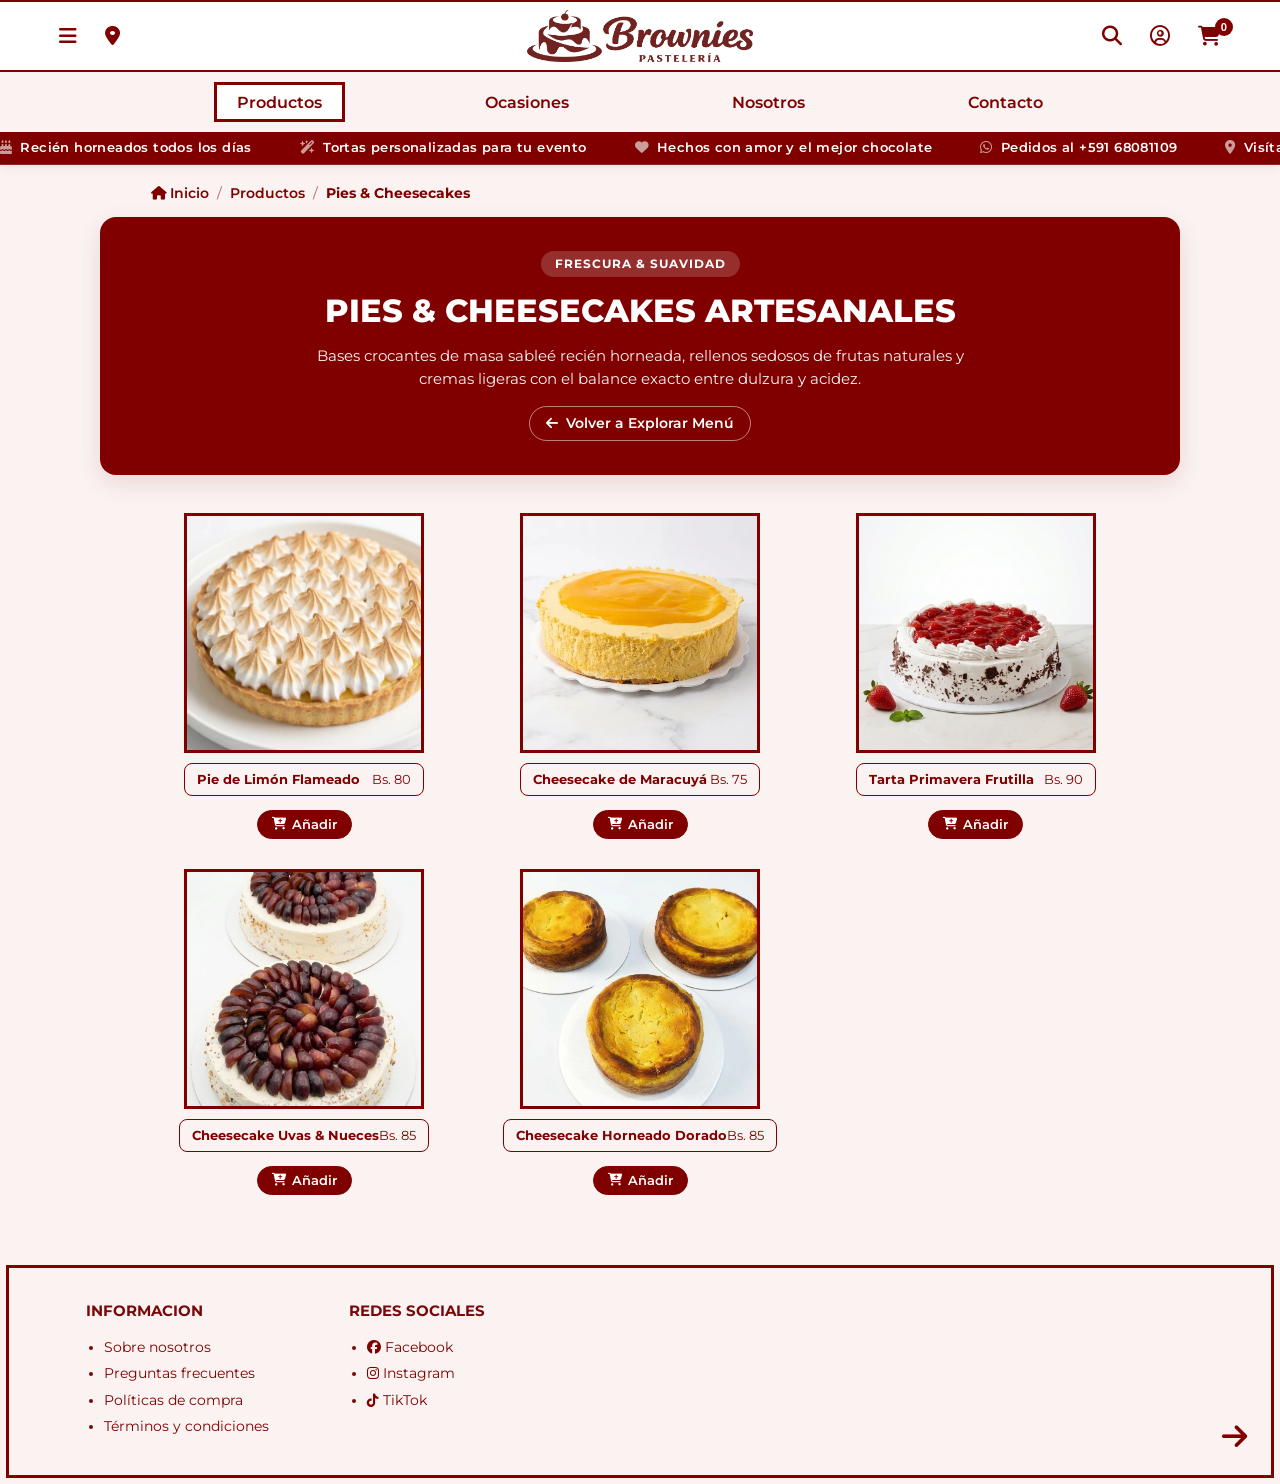
<file: pies.html>
<!DOCTYPE html>
<html lang="es">
<head>
    <meta charset="UTF-8">
    <meta name="viewport" content="width=device-width, initial-scale=1.0">
    <title>Brownies Pastelería | Pies de Limón y Cheesecakes Artesanales en El Alto</title>
    <meta name="description" content="Pies de limón flameados con merengue suizo, tartas de frutas y cheesecakes horneados en El Alto y La Paz. Rellenos naturales y masa crocante. Pedidos al +591 68081109.">
    <meta name="keywords" content="pie de limon El Alto, cheesecake maracuya La Paz, tartas frutilla El Alto, cheesecake horneado, pasteleria Plaza Ballivian, pasteleria Plaza La Paz">
    <meta name="author" content="Brownies Pastelería">
    <meta name="robots" content="index, follow">
    <link rel="canonical" href="https://sergius7843.github.io/Pasteleria/pies.html">

    <!-- Open Graph / Redes Sociales -->
    <meta property="og:type" content="website">
    <meta property="og:title" content="Brownies Pastelería | Pies & Cheesecakes Artesanales">
    <meta property="og:description" content="Descubre nuestros cremosos cheesecakes y pies de limón recién horneados con ingredientes de primera calidad en El Alto y La Paz.">
    <meta property="og:image" content="https://sergius7843.github.io/Pasteleria/images/tortas/Pai_Agregar.webp">
    <meta property="og:url" content="https://sergius7843.github.io/Pasteleria/pies.html">
    <meta property="og:site_name" content="Brownies Pastelería">

    <!-- Twitter Cards -->
    <meta name="twitter:card" content="summary_large_image">
    <meta name="twitter:title" content="Brownies Pastelería | Pies & Cheesecakes">
    <meta name="twitter:description" content="Pies de limón flameados, cheesecake de maracuyá y tartas de frutas frescas en El Alto y La Paz.">
    <meta name="twitter:image" content="https://sergius7843.github.io/Pasteleria/images/tortas/Pai_Agregar.webp">

    <!-- Datos Estructurados Schema.org -->
    <script type="application/ld+json">
    {
      "@context": "https://schema.org",
      "@type": "Bakery",
      "name": "Brownies Pastelería",
      "image": "https://sergius7843.github.io/Pasteleria/images/logotipo.png",
      "@id": "https://sergius7843.github.io/Pasteleria/#bakery",
      "url": "https://sergius7843.github.io/Pasteleria/pies.html",
      "telephone": "+59168081109",
      "priceRange": "Bs. 20 - Bs. 250",
      "address": [
        {
          "@type": "PostalAddress",
          "streetAddress": "Avenida Pucarani, media cuadra antes de Plaza Ballivián",
          "addressLocality": "El Alto",
          "addressRegion": "La Paz",
          "addressCountry": "BO"
        },
        {
          "@type": "PostalAddress",
          "streetAddress": "Plaza La Paz, al frente del Colegio Los Andes",
          "addressLocality": "El Alto",
          "addressRegion": "La Paz",
          "addressCountry": "BO"
        }
      ]
    }
    </script>

    <link rel="preconnect" href="https://fonts.googleapis.com">
    <link rel="preconnect" href="https://fonts.gstatic.com" crossorigin>
    <link href="https://fonts.googleapis.com/css2?family=Lobster+Two:ital,wght@0,700;1,700&family=Montserrat:wght@400;500;600;700&display=swap" rel="stylesheet">
    <link rel="stylesheet" href="https://cdnjs.cloudflare.com/ajax/libs/font-awesome/6.5.1/css/all.min.css">
    <link rel="stylesheet" href="styles.css?v=2.3">
</head>
<body>

    <!-- =================================================================
         TOP / ENCABEZADO FIJO
         ================================================================= -->
    <header class="site-header">
        <div class="top-utility-bar">
            <div class="utility-left">
                <button class="icon-btn" id="btn-hamburger" aria-label="Abrir menú">
                    <i class="fa-solid fa-bars"></i>
                </button>
                <a href="contacto.html#sucursales" class="icon-btn" title="Ver nuestras sucursales">
                    <i class="fa-solid fa-location-dot"></i>
                </a>
            </div>

            <a href="index.html" class="brand-logo">
                <img src="images/logotipo.png" alt="Logo Brownies Pastelería" class="logo-img">
            </a>

            <div class="utility-right">
                <button class="icon-btn" id="btn-search" aria-label="Buscar">
                    <i class="fa-solid fa-magnifying-glass"></i>
                </button>
                <button class="icon-btn" id="btn-user" aria-label="Iniciar sesión o registrarse">
                    <i class="fa-regular fa-circle-user"></i>
                </button>
                <button class="icon-btn cart-btn" id="btn-cart" aria-label="Carrito de compras">
                    <i class="fa-solid fa-cart-shopping"></i>
                    <span class="cart-badge" id="cart-count">0</span>
                </button>
            </div>
        </div>

        <nav class="main-nav">
            <ul class="nav-list">
                <li><a href="productos.html" class="nav-link active">Productos</a></li>
                <li><a href="ocasiones.html" class="nav-link">Ocasiones</a></li>
                <li><a href="nosotros.html" class="nav-link">Nosotros</a></li>
                <li><a href="contacto.html" class="nav-link">Contacto</a></li>
            </ul>
        </nav>

        <!-- Carrusel pequeño de palabras siempre en movimiento -->
        <div class="word-ticker">
            <div class="word-ticker-track">
                <div class="ticker-group">
                    <span><i class="fa-solid fa-cake-candles"></i> Recién horneados todos los días</span>
                    <span><i class="fa-solid fa-wand-magic-sparkles"></i> Tortas personalizadas para tu evento</span>
                    <span><i class="fa-solid fa-heart"></i> Hechos con amor y el mejor chocolate</span>
                    <span><i class="fa-brands fa-whatsapp"></i> Pedidos al +591 68081109</span>
                    <span><i class="fa-solid fa-location-dot"></i> Visítanos en nuestras 2 sucursales</span>
                </div>
                <div class="ticker-group" aria-hidden="true">
                    <span><i class="fa-solid fa-cake-candles"></i> Recién horneados todos los días</span>
                    <span><i class="fa-solid fa-wand-magic-sparkles"></i> Tortas personalizadas para tu evento</span>
                    <span><i class="fa-solid fa-heart"></i> Hechos con amor y el mejor chocolate</span>
                    <span><i class="fa-brands fa-whatsapp"></i> Pedidos al +591 68081109</span>
                    <span><i class="fa-solid fa-location-dot"></i> Visítanos en nuestras 2 sucursales</span>
                </div>
            </div>
        </div>

        <!-- Menú Hamburguesa -->
        <div class="hamburger-dropdown" id="hamburger-menu">
            <ul class="hamburger-list">
                <li><a href="index.html"><i class="fa-solid fa-house"></i> Inicio</a></li>
                <li><a href="productos.html"><i class="fa-solid fa-cake-candles"></i> Productos</a></li>
                <li><a href="ocasiones.html"><i class="fa-solid fa-gift"></i> Ocasiones</a></li>
                <li><a href="nosotros.html"><i class="fa-solid fa-heart"></i> Nosotros</a></li>
                <li><a href="contacto.html"><i class="fa-solid fa-envelope"></i> Contacto</a></li>
            </ul>
        </div>

        <!-- Card de Búsqueda -->
        <div class="search-card-dropdown" id="search-card">
            <div class="search-card-header">
                <h3>Buscar</h3>
                <button class="close-btn" id="close-search"><i class="fa-solid fa-xmark"></i></button>
            </div>
            <div class="search-input-wrapper">
                <i class="fa-solid fa-magnifying-glass"></i>
                <input type="text" id="search-input" placeholder="¿Qué antojo estás buscando hoy?">
            </div>
            <div class="search-section">
                <h4>Búsquedas populares</h4>
                <div class="trending-pills">
                    <a href="ocasiones.html" class="pill">cumpleaños</a>
                    <a href="productos.html#sec-brownies" class="pill">brownies</a>
                    <a href="tortas.html" class="pill">selva negra</a>
                    <a href="pies.html" class="pill">pie de limón</a>
                    <a href="pies.html" class="pill">cheesecake</a>
                    <a href="masitas.html" class="pill">masitas dulces</a>
                    <a href="productos.html#sec-queques" class="pill">queques</a>
                </div>
            </div>
            <div class="search-section">
                <h4>Comprar por categoría</h4>
                <ul class="category-search-list">
                    <li><a href="ocasiones.html">Regalos y Ocasiones</a></li>
                    <li><a href="tortas.html">Tortas Clásicas</a></li>
                    <li><a href="personalizadas.html">Tortas Personalizadas</a></li>
                    <li><a href="masitas.html">Masitas y Bocaditos</a></li>
                    <li><a href="index.html#mas-vendidos">Productos Más Vendidos</a></li>
                </ul>
            </div>
        </div>

        <!-- Card del Carrito -->
        <div class="cart-card-dropdown" id="cart-card">
            <div class="cart-card-header">
                <h3><i class="fa-solid fa-bag-shopping"></i> Tu Carrito</h3>
                <button class="close-btn" id="close-cart"><i class="fa-solid fa-xmark"></i></button>
            </div>
            <div class="cart-items-container" id="cart-items"></div>
            <div class="cart-card-footer">
                <div class="cart-total">
                    <span>Total estimado:</span>
                    <strong id="cart-total-price">Bs. 0</strong>
                </div>
                <a href="https://wa.me/59168081109" target="_blank" rel="noopener" class="btn-primary full-width checkout-whatsapp-btn">Finalizar pedido por WhatsApp</a>
            </div>
        </div>
    </header>

    <!-- =================================================================
         CONTENIDO: PIES & CHEESECAKES
         ================================================================= -->
    <main>
        <!-- Breadcrumb Bar -->
        <div class="breadcrumb-bar">
            <a href="index.html"><i class="fa-solid fa-house"></i> Inicio</a>
            <span>/</span>
            <a href="productos.html">Productos</a>
            <span>/</span>
            <strong>Pies & Cheesecakes</strong>
        </div>

        <!-- Hero de Categoría -->
        <section class="category-page-hero">
            <span class="prod-badge-light">Frescura & Suavidad</span>
            <h1>PIES & CHEESECAKES ARTESANALES</h1>
            <p>Bases crocantes de masa sableé recién horneada, rellenos sedosos de frutas naturales y cremas ligeras con el balance exacto entre dulzura y acidez.</p>
            <a href="productos.html" class="back-to-products"><i class="fa-solid fa-arrow-left"></i> Volver a Explorar Menú</a>
        </section>

        <!-- Catálogo de Pies & Cheesecakes -->
        <section class="dedicated-catalog-grid">
            <!-- Pie de Limón Artesanal Flameado -->
            <div class="product-card-unit">
                <div class="square-card border-red floating-card">
                    <img src="images/tortas/Pai_Agregar.webp" alt="Pie de Limón Artesanal con Merengue Flameado">
                </div>
                <div class="card-mini-caption">
                    <strong>Pie de Limón Flameado</strong>
                    <span>Bs. 80</span>
                </div>
                <button class="btn-cart-sm add-to-cart-btn" data-name="Pie de Limón Flameado" data-price="80">
                    <i class="fa-solid fa-cart-plus"></i> Añadir
                </button>
            </div>

            <!-- Cheesecake de Maracuyá -->
            <div class="product-card-unit">
                <div class="square-card border-red floating-card float-delay-1">
                    <img src="images/tortas/Pai2.webp" alt="Cheesecake Suave de Maracuyá">
                </div>
                <div class="card-mini-caption">
                    <strong>Cheesecake de Maracuyá</strong>
                    <span>Bs. 75</span>
                </div>
                <button class="btn-cart-sm add-to-cart-btn" data-name="Cheesecake de Maracuyá" data-price="75">
                    <i class="fa-solid fa-cart-plus"></i> Añadir
                </button>
            </div>

            <!-- Torta Primavera Frutilla -->
            <div class="product-card-unit">
                <div class="square-card border-red floating-card float-delay-2">
                    <img src="images/tortas/pai3.jpg" alt="Tarta Primavera Frutillas y Crema">
                </div>
                <div class="card-mini-caption">
                    <strong>Tarta Primavera Frutilla</strong>
                    <span>Bs. 90</span>
                </div>
                <button class="btn-cart-sm add-to-cart-btn" data-name="Tarta Primavera Frutilla" data-price="90">
                    <i class="fa-solid fa-cart-plus"></i> Añadir
                </button>
            </div>

            <!-- Cheesecake Frutal de Uvas y Nueces -->
            <div class="product-card-unit">
                <div class="square-card border-red floating-card float-delay-1">
                    <img src="images/nuevo/nuevo2.jpeg" alt="Cheesecake Frutal Artesanal con Uvas y Nueces">
                </div>
                <div class="card-mini-caption">
                    <strong>Cheesecake Uvas & Nueces</strong>
                    <span>Bs. 85</span>
                </div>
                <button class="btn-cart-sm add-to-cart-btn" data-name="Cheesecake Uvas y Nueces" data-price="85">
                    <i class="fa-solid fa-cart-plus"></i> Añadir
                </button>
            </div>

            <!-- Cheesecake Horneado Dorado Tradicional -->
            <div class="product-card-unit">
                <div class="square-card border-red floating-card float-delay-3">
                    <img src="images/nuevo/nuevo7.jpeg" alt="Cheesecake Horneado Dorado Tradicional">
                </div>
                <div class="card-mini-caption">
                    <strong>Cheesecake Horneado Dorado</strong>
                    <span>Bs. 85</span>
                </div>
                <button class="btn-cart-sm add-to-cart-btn" data-name="Cheesecake Horneado Dorado" data-price="85">
                    <i class="fa-solid fa-cart-plus"></i> Añadir
                </button>
            </div>
        </section>
    </main>

    <!-- Modal Usuario -->
    <div class="modal-overlay" id="user-modal">
        <div class="user-modal-card">
            <button class="close-btn modal-close" id="close-user-modal"><i class="fa-solid fa-xmark"></i></button>
            <div class="modal-tabs">
                <button class="tab-btn active" data-tab="login">Iniciar Sesión</button>
                <button class="tab-btn" data-tab="register">Registrarse</button>
            </div>
            <form class="auth-form active" id="form-login">
                <h3>¡Bienvenido de nuevo!</h3>
                <div class="form-group">
                    <label for="login-email">Correo electrónico</label>
                    <input type="email" id="login-email" placeholder="ejemplo@correo.com" required>
                </div>
                <div class="form-group">
                    <label for="login-pass">Contraseña</label>
                    <input type="password" id="login-pass" placeholder="••••••••" required>
                </div>
                <button type="submit" class="btn-primary full-width">Ingresar</button>
            </form>
            <form class="auth-form" id="form-register">
                <h3>Crea tu cuenta dulce</h3>
                <div class="form-group">
                    <label for="reg-name">Nombre completo</label>
                    <input type="text" id="reg-name" placeholder="Tu nombre" required>
                </div>
                <div class="form-group">
                    <label for="reg-email">Correo electrónico</label>
                    <input type="email" id="reg-email" placeholder="ejemplo@correo.com" required>
                </div>
                <div class="form-group">
                    <label for="reg-phone">Teléfono / WhatsApp</label>
                    <input type="tel" id="reg-phone" placeholder="+591 68081109" required>
                </div>
                <div class="form-group">
                    <label for="reg-pass">Contraseña</label>
                    <input type="password" id="reg-pass" placeholder="Crea una contraseña" required>
                </div>
                <button type="submit" class="btn-primary full-width">Crear cuenta</button>
            </form>
        </div>
    </div>

    <!-- Pie de página -->
    <footer class="site-footer">
        <div class="footer-container">
            <div class="footer-col">
                <h4>INFORMACION</h4>
                <ul>
                    <li><a href="nosotros.html">Sobre nosotros</a></li>
                    <li><a href="contacto.html">Preguntas frecuentes</a></li>
                    <li><a href="contacto.html">Políticas de compra</a></li>
                    <li><a href="contacto.html">Términos y condiciones</a></li>
                </ul>
            </div>
            <div class="footer-col">
                <h4>REDES SOCIALES</h4>
                <ul>
                    <li><a href="https://facebook.com" target="_blank" rel="noopener"><i class="fa-brands fa-facebook"></i> Facebook</a></li>
                    <li><a href="https://instagram.com" target="_blank" rel="noopener"><i class="fa-brands fa-instagram"></i> Instagram</a></li>
                    <li><a href="https://www.tiktok.com/@pasteleria_brownies_?_r=1&_t=ZS-9BZh7oAoTZM" target="_blank" rel="noopener"><i class="fa-brands fa-tiktok"></i> TikTok</a></li>
                </ul>
            </div>
            <a href="#" class="footer-arrow" title="Volver arriba"><i class="fa-solid fa-arrow-right"></i></a>
        </div>
    </footer>

    <script src="scripts.js?v=2.2"></script>
</body>
</html>
</file>
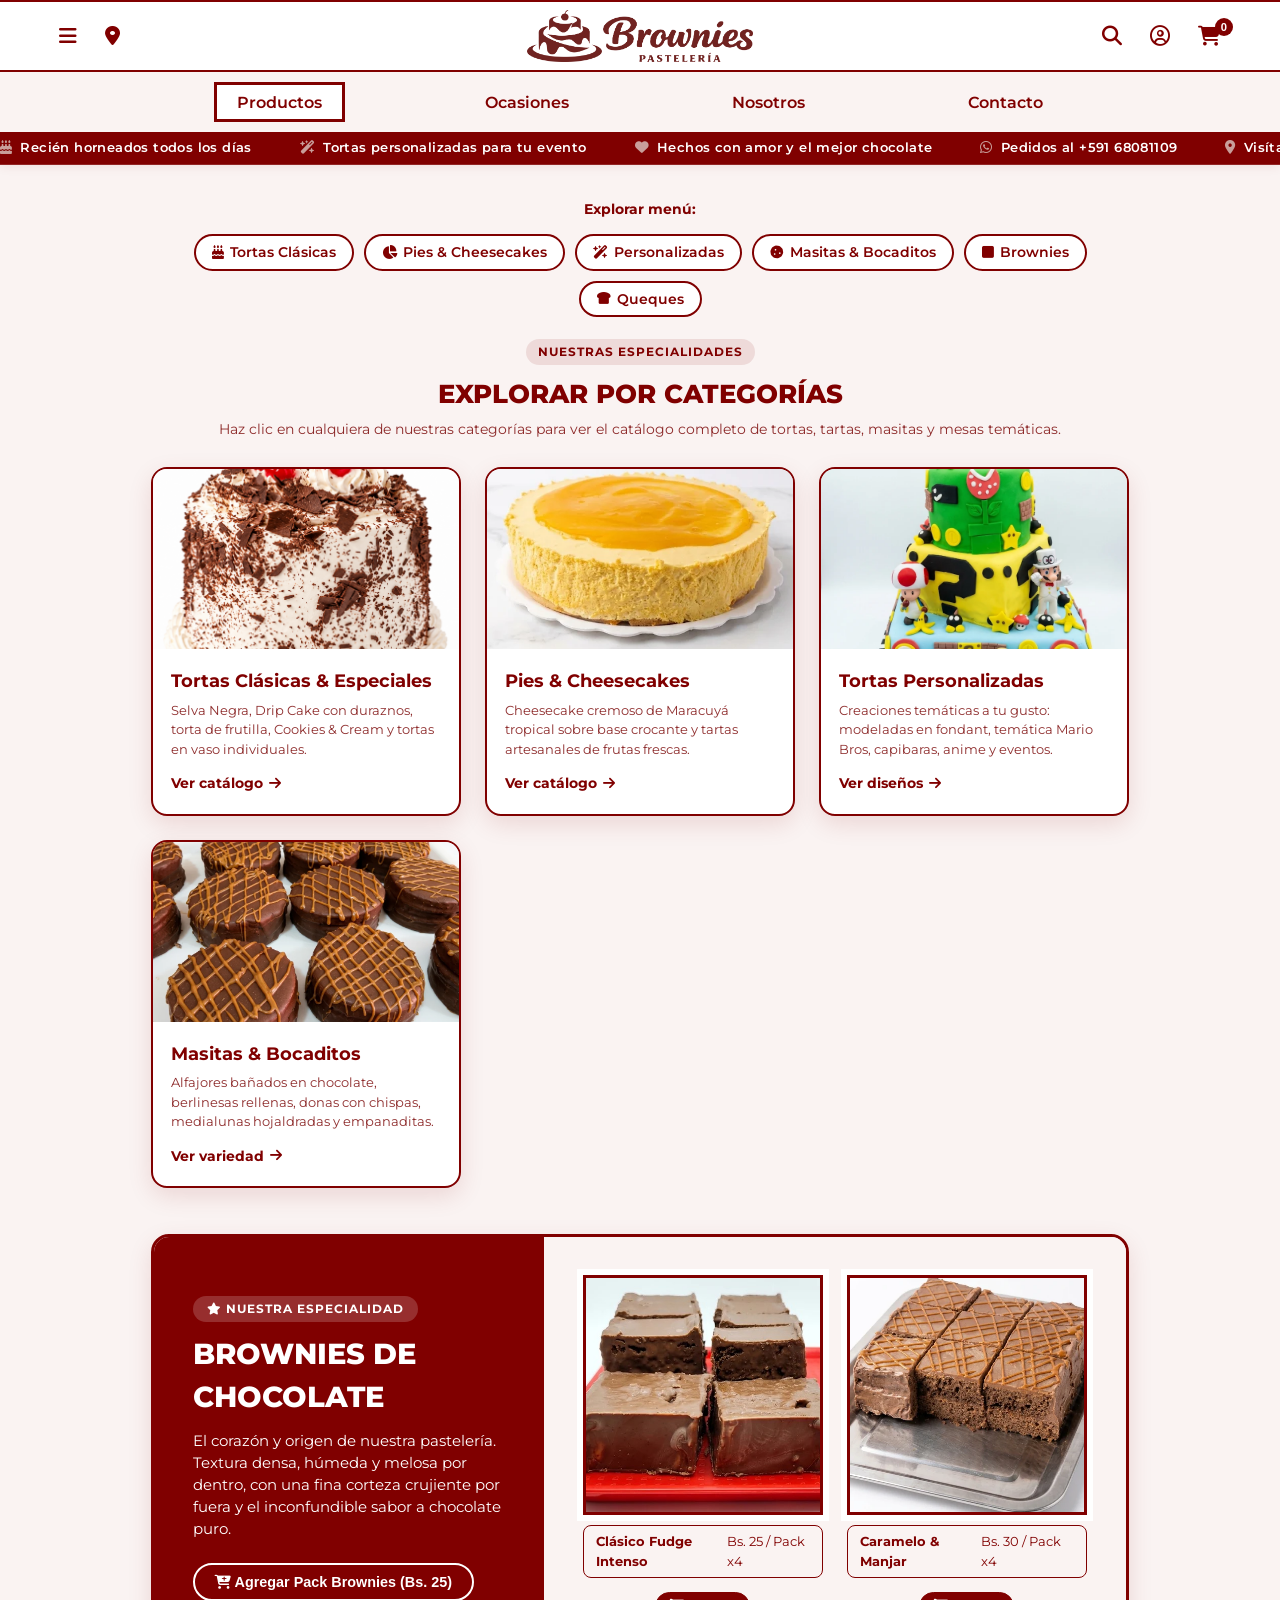
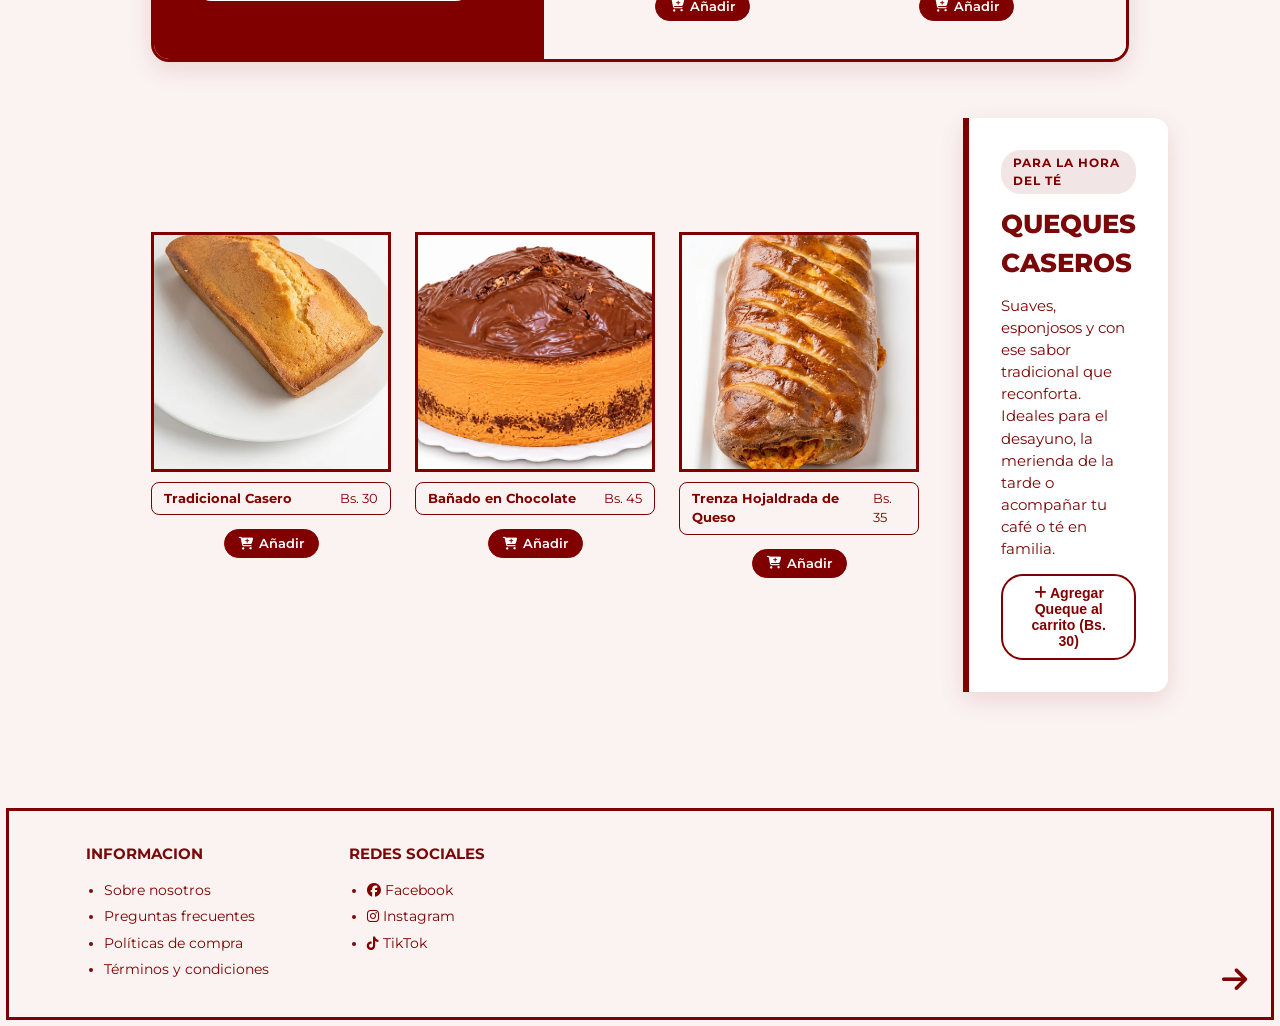
<file: productos.html>
<!DOCTYPE html>
<html lang="es">
<head>
    <meta charset="UTF-8">
    <meta name="viewport" content="width=device-width, initial-scale=1.0">
    <title>Brownies Pastelería | Menú y Catálogo de Tortas, Brownies y Queques en El Alto</title>
    <meta name="description" content="Explora el menú de Brownies Pastelería en El Alto y La Paz: tortas clásicas, brownies de chocolate puro, pies artesanales, cheesecakes, tortas temáticas y queques caseros.">
    <meta name="keywords" content="pastelería El Alto menú, tortas El Alto precios, brownies de chocolate La Paz, catálogo pastelería El Alto, tortas personalizadas Plaza Ballivián, Plaza La Paz">
    <meta name="author" content="Brownies Pastelería">
    <meta name="robots" content="index, follow">
    <link rel="canonical" href="https://sergius7843.github.io/Pasteleria/productos.html">

    <!-- Open Graph / Redes Sociales -->
    <meta property="og:type" content="website">
    <meta property="og:title" content="Brownies Pastelería | Menú de Productos y Especialidades">
    <meta property="og:description" content="Conoce todas nuestras especialidades: tortas esponjosas, brownies intensos, pies y masitas artesanales horneadas a diario en El Alto y La Paz.">
    <meta property="og:image" content="https://sergius7843.github.io/Pasteleria/images/brownies/brownie.jpg">
    <meta property="og:url" content="https://sergius7843.github.io/Pasteleria/productos.html">
    <meta property="og:site_name" content="Brownies Pastelería">

    <!-- Twitter Cards -->
    <meta name="twitter:card" content="summary_large_image">
    <meta name="twitter:title" content="Brownies Pastelería | Menú de Productos">
    <meta name="twitter:description" content="Tortas clásicas, brownies melosos, tartas y queques en El Alto y La Paz. Haz tu pedido directo por WhatsApp.">
    <meta name="twitter:image" content="https://sergius7843.github.io/Pasteleria/images/brownies/brownie.jpg">

    <!-- Datos Estructurados Schema.org -->
    <script type="application/ld+json">
    {
      "@context": "https://schema.org",
      "@type": "Bakery",
      "name": "Brownies Pastelería",
      "image": "https://sergius7843.github.io/Pasteleria/images/logotipo.png",
      "@id": "https://sergius7843.github.io/Pasteleria/#bakery",
      "url": "https://sergius7843.github.io/Pasteleria/productos.html",
      "telephone": "+59168081109",
      "priceRange": "Bs. 20 - Bs. 250",
      "address": [
        {
          "@type": "PostalAddress",
          "streetAddress": "Avenida Pucarani, media cuadra antes de Plaza Ballivián",
          "addressLocality": "El Alto",
          "addressRegion": "La Paz",
          "addressCountry": "BO"
        },
        {
          "@type": "PostalAddress",
          "streetAddress": "Plaza La Paz, al frente del Colegio Los Andes",
          "addressLocality": "El Alto",
          "addressRegion": "La Paz",
          "addressCountry": "BO"
        }
      ]
    }
    </script>

    <link rel="preconnect" href="https://fonts.googleapis.com">
    <link rel="preconnect" href="https://fonts.gstatic.com" crossorigin>
    <link href="https://fonts.googleapis.com/css2?family=Lobster+Two:ital,wght@0,700;1,700&family=Montserrat:wght@400;500;600;700&display=swap" rel="stylesheet">
    <link rel="stylesheet" href="https://cdnjs.cloudflare.com/ajax/libs/font-awesome/6.5.1/css/all.min.css">
    <link rel="stylesheet" href="styles.css?v=2.3">
</head>
<body>

    <!-- =================================================================
         TOP / ENCABEZADO FIJO + CARRUSEL PEQUEÑO DE PALABRAS
         ================================================================= -->
    <header class="site-header">
        <div class="top-utility-bar">
            <div class="utility-left">
                <button class="icon-btn" id="btn-hamburger" aria-label="Abrir menú">
                    <i class="fa-solid fa-bars"></i>
                </button>
                <a href="contacto.html#sucursales" class="icon-btn" title="Ver nuestras sucursales">
                    <i class="fa-solid fa-location-dot"></i>
                </a>
            </div>

            <!-- Logotipo Central: Solo la imagen logotipo.png -->
            <a href="index.html" class="brand-logo">
                <img src="images/logotipo.png" alt="Logo Brownies Pastelería" class="logo-img">
            </a>

            <div class="utility-right">
                <button class="icon-btn" id="btn-search" aria-label="Buscar">
                    <i class="fa-solid fa-magnifying-glass"></i>
                </button>
                <button class="icon-btn" id="btn-user" aria-label="Iniciar sesión o registrarse">
                    <i class="fa-regular fa-circle-user"></i>
                </button>
                <button class="icon-btn cart-btn" id="btn-cart" aria-label="Carrito de compras">
                    <i class="fa-solid fa-cart-shopping"></i>
                    <span class="cart-badge" id="cart-count">0</span>
                </button>
            </div>
        </div>

        <nav class="main-nav">
            <ul class="nav-list">
                <li><a href="productos.html" class="nav-link active">Productos</a></li>
                <li><a href="ocasiones.html" class="nav-link">Ocasiones</a></li>
                <li><a href="nosotros.html" class="nav-link">Nosotros</a></li>
                <li><a href="contacto.html" class="nav-link">Contacto</a></li>
            </ul>
        </nav>

        <!-- Carrusel pequeño de palabras siempre en movimiento -->
        <div class="word-ticker">
            <div class="word-ticker-track">
                <div class="ticker-group">
                    <span><i class="fa-solid fa-cake-candles"></i> Recién horneados todos los días</span>
                    <span><i class="fa-solid fa-wand-magic-sparkles"></i> Tortas personalizadas para tu evento</span>
                    <span><i class="fa-solid fa-heart"></i> Hechos con amor y el mejor chocolate</span>
                    <span><i class="fa-brands fa-whatsapp"></i> Pedidos al +591 68081109</span>
                    <span><i class="fa-solid fa-location-dot"></i> Visítanos en nuestras 2 sucursales</span>
                </div>
                <div class="ticker-group" aria-hidden="true">
                    <span><i class="fa-solid fa-cake-candles"></i> Recién horneados todos los días</span>
                    <span><i class="fa-solid fa-wand-magic-sparkles"></i> Tortas personalizadas para tu evento</span>
                    <span><i class="fa-solid fa-heart"></i> Hechos con amor y el mejor chocolate</span>
                    <span><i class="fa-brands fa-whatsapp"></i> Pedidos al +591 68081109</span>
                    <span><i class="fa-solid fa-location-dot"></i> Visítanos en nuestras 2 sucursales</span>
                </div>
            </div>
        </div>

        <!-- Menú Hamburguesa -->
        <div class="hamburger-dropdown" id="hamburger-menu">
            <ul class="hamburger-list">
                <li><a href="index.html"><i class="fa-solid fa-house"></i> Inicio</a></li>
                <li><a href="productos.html"><i class="fa-solid fa-cake-candles"></i> Productos</a></li>
                <li><a href="ocasiones.html"><i class="fa-solid fa-gift"></i> Ocasiones</a></li>
                <li><a href="nosotros.html"><i class="fa-solid fa-heart"></i> Nosotros</a></li>
                <li><a href="contacto.html"><i class="fa-solid fa-envelope"></i> Contacto</a></li>
            </ul>
        </div>

        <!-- Card de Búsqueda -->
        <div class="search-card-dropdown" id="search-card">
            <div class="search-card-header">
                <h3>Buscar</h3>
                <button class="close-btn" id="close-search"><i class="fa-solid fa-xmark"></i></button>
            </div>
            <div class="search-input-wrapper">
                <i class="fa-solid fa-magnifying-glass"></i>
                <input type="text" id="search-input" placeholder="¿Qué antojo estás buscando hoy?">
            </div>
            <div class="search-section">
                <h4>Búsquedas populares</h4>
                <div class="trending-pills">
                    <a href="ocasiones.html" class="pill">cumpleaños</a>
                    <a href="#sec-brownies" class="pill">brownies</a>
                    <a href="tortas.html" class="pill">selva negra</a>
                    <a href="tortas.html" class="pill">tortas</a>
                    <a href="pies.html" class="pill">pie de limón</a>
                    <a href="masitas.html" class="pill">masitas dulces</a>
                    <a href="#sec-queques" class="pill">queques</a>
                </div>
            </div>
            <div class="search-section">
                <h4>Comprar por categoría</h4>
                <ul class="category-search-list">
                    <li><a href="ocasiones.html">Regalos y Ocasiones</a></li>
                    <li><a href="tortas.html">Tortas Clásicas</a></li>
                    <li><a href="personalizadas.html">Tortas Personalizadas</a></li>
                    <li><a href="pies.html">Pies y Tartas</a></li>
                    <li><a href="masitas.html">Masitas y Bocaditos</a></li>
                    <li><a href="index.html#mas-vendidos">Productos Más Vendidos</a></li>
                </ul>
            </div>
        </div>

        <!-- Card del Carrito -->
        <div class="cart-card-dropdown" id="cart-card">
            <div class="cart-card-header">
                <h3><i class="fa-solid fa-bag-shopping"></i> Tu Carrito</h3>
                <button class="close-btn" id="close-cart"><i class="fa-solid fa-xmark"></i></button>
            </div>
            <div class="cart-items-container" id="cart-items"></div>
            <div class="cart-card-footer">
                <div class="cart-total">
                    <span>Total estimado:</span>
                    <strong id="cart-total-price">Bs. 0</strong>
                </div>
                <a href="https://wa.me/59168081109" target="_blank" rel="noopener" class="btn-primary full-width checkout-whatsapp-btn">Finalizar pedido por WhatsApp</a>
            </div>
        </div>
    </header>

    <!-- =================================================================
         CATÁLOGO DE PRODUCTOS: EXPLORAR MENÚ + BROWNIES & QUEQUES
         ================================================================= -->
    <main class="products-page">

        <!-- Navegación rápida de categorías (Chips interactivos) -->
        <section class="category-quick-nav">
            <span class="quick-nav-label">Explorar menú:</span>
            <div class="quick-nav-pills">
                <a href="tortas.html" class="cat-chip"><i class="fa-solid fa-cake-candles"></i> Tortas Clásicas</a>
                <a href="pies.html" class="cat-chip"><i class="fa-solid fa-pie-chart"></i> Pies & Cheesecakes</a>
                <a href="personalizadas.html" class="cat-chip"><i class="fa-solid fa-wand-magic-sparkles"></i> Personalizadas</a>
                <a href="masitas.html" class="cat-chip"><i class="fa-solid fa-cookie"></i> Masitas & Bocaditos</a>
                <a href="#sec-brownies" class="cat-chip active"><i class="fa-solid fa-square"></i> Brownies</a>
                <a href="#sec-queques" class="cat-chip"><i class="fa-solid fa-bread-slice"></i> Queques</a>
            </div>
        </section>

        <!-- SECCIÓN 1: EXPLORAR POR CATEGORÍAS (Acceso a páginas dedicadas) -->
        <section class="category-explorer-section">
            <div class="category-explorer-header">
                <span class="prod-badge">Nuestras Especialidades</span>
                <h2>EXPLORAR POR CATEGORÍAS</h2>
                <p>Haz clic en cualquiera de nuestras categorías para ver el catálogo completo de tortas, tartas, masitas y mesas temáticas.</p>
            </div>

            <div class="category-cards-grid">
                <!-- Card 1: Tortas Clásicas -->
                <a href="tortas.html" class="category-nav-card">
                    <div class="category-nav-card-img-wrapper">
                        <img src="images/tortas/torta2.png" alt="Tortas Clásicas y Especiales">
                    </div>
                    <div class="category-nav-card-body">
                        <div>
                            <h3 class="category-nav-card-title">Tortas Clásicas & Especiales</h3>
                            <p class="category-nav-card-desc">Selva Negra, Drip Cake con duraznos, torta de frutilla, Cookies & Cream y tortas en vaso individuales.</p>
                        </div>
                        <span class="category-nav-card-cta">Ver catálogo <i class="fa-solid fa-arrow-right"></i></span>
                    </div>
                </a>

                <!-- Card 2: Pies & Cheesecakes -->
                <a href="pies.html" class="category-nav-card">
                    <div class="category-nav-card-img-wrapper">
                        <img src="images/tortas/Pai2.webp" alt="Pies y Cheesecakes Artesanales">
                    </div>
                    <div class="category-nav-card-body">
                        <div>
                            <h3 class="category-nav-card-title">Pies & Cheesecakes</h3>
                            <p class="category-nav-card-desc">Cheesecake cremoso de Maracuyá tropical sobre base crocante y tartas artesanales de frutas frescas.</p>
                        </div>
                        <span class="category-nav-card-cta">Ver catálogo <i class="fa-solid fa-arrow-right"></i></span>
                    </div>
                </a>

                <!-- Card 3: Tortas Personalizadas -->
                <a href="personalizadas.html" class="category-nav-card">
                    <div class="category-nav-card-img-wrapper">
                        <img src="images/tortas_personalizadas/torta_personalizada2.webp" alt="Tortas Personalizadas Temáticas">
                    </div>
                    <div class="category-nav-card-body">
                        <div>
                            <h3 class="category-nav-card-title">Tortas Personalizadas</h3>
                            <p class="category-nav-card-desc">Creaciones temáticas a tu gusto: modeladas en fondant, temática Mario Bros, capibaras, anime y eventos.</p>
                        </div>
                        <span class="category-nav-card-cta">Ver diseños <i class="fa-solid fa-arrow-right"></i></span>
                    </div>
                </a>

                <!-- Card 4: Masitas & Bocaditos -->
                <a href="masitas.html" class="category-nav-card">
                    <div class="category-nav-card-img-wrapper">
                        <img src="images/masitas_dulces/masitas6.webp" alt="Masitas Dulces y Bocaditos">
                    </div>
                    <div class="category-nav-card-body">
                        <div>
                            <h3 class="category-nav-card-title">Masitas & Bocaditos</h3>
                            <p class="category-nav-card-desc">Alfajores bañados en chocolate, berlinesas rellenas, donas con chispas, medialunas hojaldradas y empanaditas.</p>
                        </div>
                        <span class="category-nav-card-cta">Ver variedad <i class="fa-solid fa-arrow-right"></i></span>
                    </div>
                </a>
            </div>
        </section>

        <!-- SECCIÓN 2: BROWNIES (Sello Estrella de la Casa) -->
        <section class="prod-signature-section" id="sec-brownies">
            <div class="signature-bento">
                <div class="signature-info-side">
                    <span class="prod-badge-light"><i class="fa-solid fa-star"></i> Nuestra Especialidad</span>
                    <h2>BROWNIES DE CHOCOLATE</h2>
                    <p>El corazón y origen de nuestra pastelería. Textura densa, húmeda y melosa por dentro, con una fina corteza crujiente por fuera y el inconfundible sabor a chocolate puro.</p>
                    <button class="btn-outline-light add-to-cart-btn" data-name="Pack de Brownies Clásicos" data-price="25">
                        <i class="fa-solid fa-cart-plus"></i> Agregar Pack Brownies (Bs. 25)
                    </button>
                </div>

                <div class="signature-cards-side">
                    <div class="product-card-unit">
                        <div class="square-card border-red framed-white floating-card">
                            <img src="images/brownies/brownie.jpg" alt="Brownie Clásico Fudge de Chocolate">
                        </div>
                        <div class="card-mini-caption">
                            <strong>Clásico Fudge Intenso</strong>
                            <span>Bs. 25 / Pack x4</span>
                        </div>
                        <button class="btn-cart-sm add-to-cart-btn" data-name="Brownies Clásicos (Pack x4)" data-price="25">
                            <i class="fa-solid fa-cart-plus"></i> Añadir
                        </button>
                    </div>

                    <div class="product-card-unit">
                        <div class="square-card border-red framed-white floating-card float-delay-2">
                            <img src="images/brownies/brownie_con_almendra.jpg" alt="Brownie Especial con Enrejado de Caramelo">
                        </div>
                        <div class="card-mini-caption">
                            <strong>Caramelo & Manjar</strong>
                            <span>Bs. 30 / Pack x4</span>
                        </div>
                        <button class="btn-cart-sm add-to-cart-btn" data-name="Brownies con Caramelo (Pack x4)" data-price="30">
                            <i class="fa-solid fa-cart-plus"></i> Añadir
                        </button>
                    </div>
                </div>
            </div>
        </section>

        <!-- SECCIÓN 3: QUEQUES (Para la Hora del Té) -->
        <section class="prod-zigzag-section" id="sec-queques">
            <div class="zigzag-container">
                <div class="zigzag-gallery">
                    <div class="product-card-unit">
                        <div class="square-card border-red floating-card float-delay-1">
                            <img src="images/queques/queque1.webp" alt="Queque Casero Tradicional Tipo Inglés">
                        </div>
                        <div class="card-mini-caption">
                            <strong>Tradicional Casero</strong>
                            <span>Bs. 30</span>
                        </div>
                        <button class="btn-cart-sm add-to-cart-btn" data-name="Queque Tradicional Casero" data-price="30">
                            <i class="fa-solid fa-cart-plus"></i> Añadir
                        </button>
                    </div>

                    <div class="product-card-unit">
                        <div class="square-card border-red floating-card float-delay-3">
                            <img src="images/queques/queque2.png" alt="Queque Bañado en Ganache de Chocolate">
                        </div>
                        <div class="card-mini-caption">
                            <strong>Bañado en Chocolate</strong>
                            <span>Bs. 45</span>
                        </div>
                        <button class="btn-cart-sm add-to-cart-btn" data-name="Queque Bañado en Chocolate" data-price="45">
                            <i class="fa-solid fa-cart-plus"></i> Añadir
                        </button>
                    </div>

                    <div class="product-card-unit">
                        <div class="square-card border-red floating-card float-delay-2">
                            <img src="images/nuevo/nuevo9.jpeg" alt="Trenza Hojaldrada de Queso Artesanal">
                        </div>
                        <div class="card-mini-caption">
                            <strong>Trenza Hojaldrada de Queso</strong>
                            <span>Bs. 35</span>
                        </div>
                        <button class="btn-cart-sm add-to-cart-btn" data-name="Trenza Hojaldrada de Queso" data-price="35">
                            <i class="fa-solid fa-cart-plus"></i> Añadir
                        </button>
                    </div>
                </div>

                <div class="zigzag-text-box">
                    <span class="prod-badge">Para la Hora del Té</span>
                    <h2>QUEQUES CASEROS</h2>
                    <p>Suaves, esponjosos y con ese sabor tradicional que reconforta. Ideales para el desayuno, la merienda de la tarde o acompañar tu café o té en familia.</p>
                    <button class="btn-outline add-to-cart-btn" data-name="Queque Tradicional Casero" data-price="30">
                        <i class="fa-solid fa-plus"></i> Agregar Queque al carrito (Bs. 30)
                    </button>
                </div>
            </div>
        </section>

    </main>

    <!-- Modal Usuario -->
    <div class="modal-overlay" id="user-modal">
        <div class="user-modal-card">
            <button class="close-btn modal-close" id="close-user-modal"><i class="fa-solid fa-xmark"></i></button>
            <div class="modal-tabs">
                <button class="tab-btn active" data-tab="login">Iniciar Sesión</button>
                <button class="tab-btn" data-tab="register">Registrarse</button>
            </div>
            <form class="auth-form active" id="form-login">
                <h3>¡Bienvenido de nuevo!</h3>
                <div class="form-group">
                    <label for="login-email">Correo electrónico</label>
                    <input type="email" id="login-email" placeholder="ejemplo@correo.com" required>
                </div>
                <div class="form-group">
                    <label for="login-pass">Contraseña</label>
                    <input type="password" id="login-pass" placeholder="••••••••" required>
                </div>
                <button type="submit" class="btn-primary full-width">Ingresar</button>
            </form>
            <form class="auth-form" id="form-register">
                <h3>Crea tu cuenta dulce</h3>
                <div class="form-group">
                    <label for="reg-name">Nombre completo</label>
                    <input type="text" id="reg-name" placeholder="Tu nombre" required>
                </div>
                <div class="form-group">
                    <label for="reg-email">Correo electrónico</label>
                    <input type="email" id="reg-email" placeholder="ejemplo@correo.com" required>
                </div>
                <div class="form-group">
                    <label for="reg-phone">Teléfono / WhatsApp</label>
                    <input type="tel" id="reg-phone" placeholder="+591 68081109" required>
                </div>
                <div class="form-group">
                    <label for="reg-pass">Contraseña</label>
                    <input type="password" id="reg-pass" placeholder="Crea una contraseña" required>
                </div>
                <button type="submit" class="btn-primary full-width">Crear cuenta</button>
            </form>
        </div>
    </div>

    <!-- Pie de página -->
    <footer class="site-footer">
        <div class="footer-container">
            <div class="footer-col">
                <h4>INFORMACION</h4>
                <ul>
                    <li><a href="nosotros.html">Sobre nosotros</a></li>
                    <li><a href="contacto.html">Preguntas frecuentes</a></li>
                    <li><a href="contacto.html">Políticas de compra</a></li>
                    <li><a href="contacto.html">Términos y condiciones</a></li>
                </ul>
            </div>
            <div class="footer-col">
                <h4>REDES SOCIALES</h4>
                <ul>
                    <li><a href="https://facebook.com" target="_blank" rel="noopener"><i class="fa-brands fa-facebook"></i> Facebook</a></li>
                    <li><a href="https://instagram.com" target="_blank" rel="noopener"><i class="fa-brands fa-instagram"></i> Instagram</a></li>
                    <li><a href="https://www.tiktok.com/@pasteleria_brownies_?_r=1&_t=ZS-9BZh7oAoTZM" target="_blank" rel="noopener"><i class="fa-brands fa-tiktok"></i> TikTok</a></li>
                </ul>
            </div>
            <a href="#" class="footer-arrow" title="Volver arriba"><i class="fa-solid fa-arrow-right"></i></a>
        </div>
    </footer>

    <script src="scripts.js?v=2.2"></script>
</body>
</html>
</file>
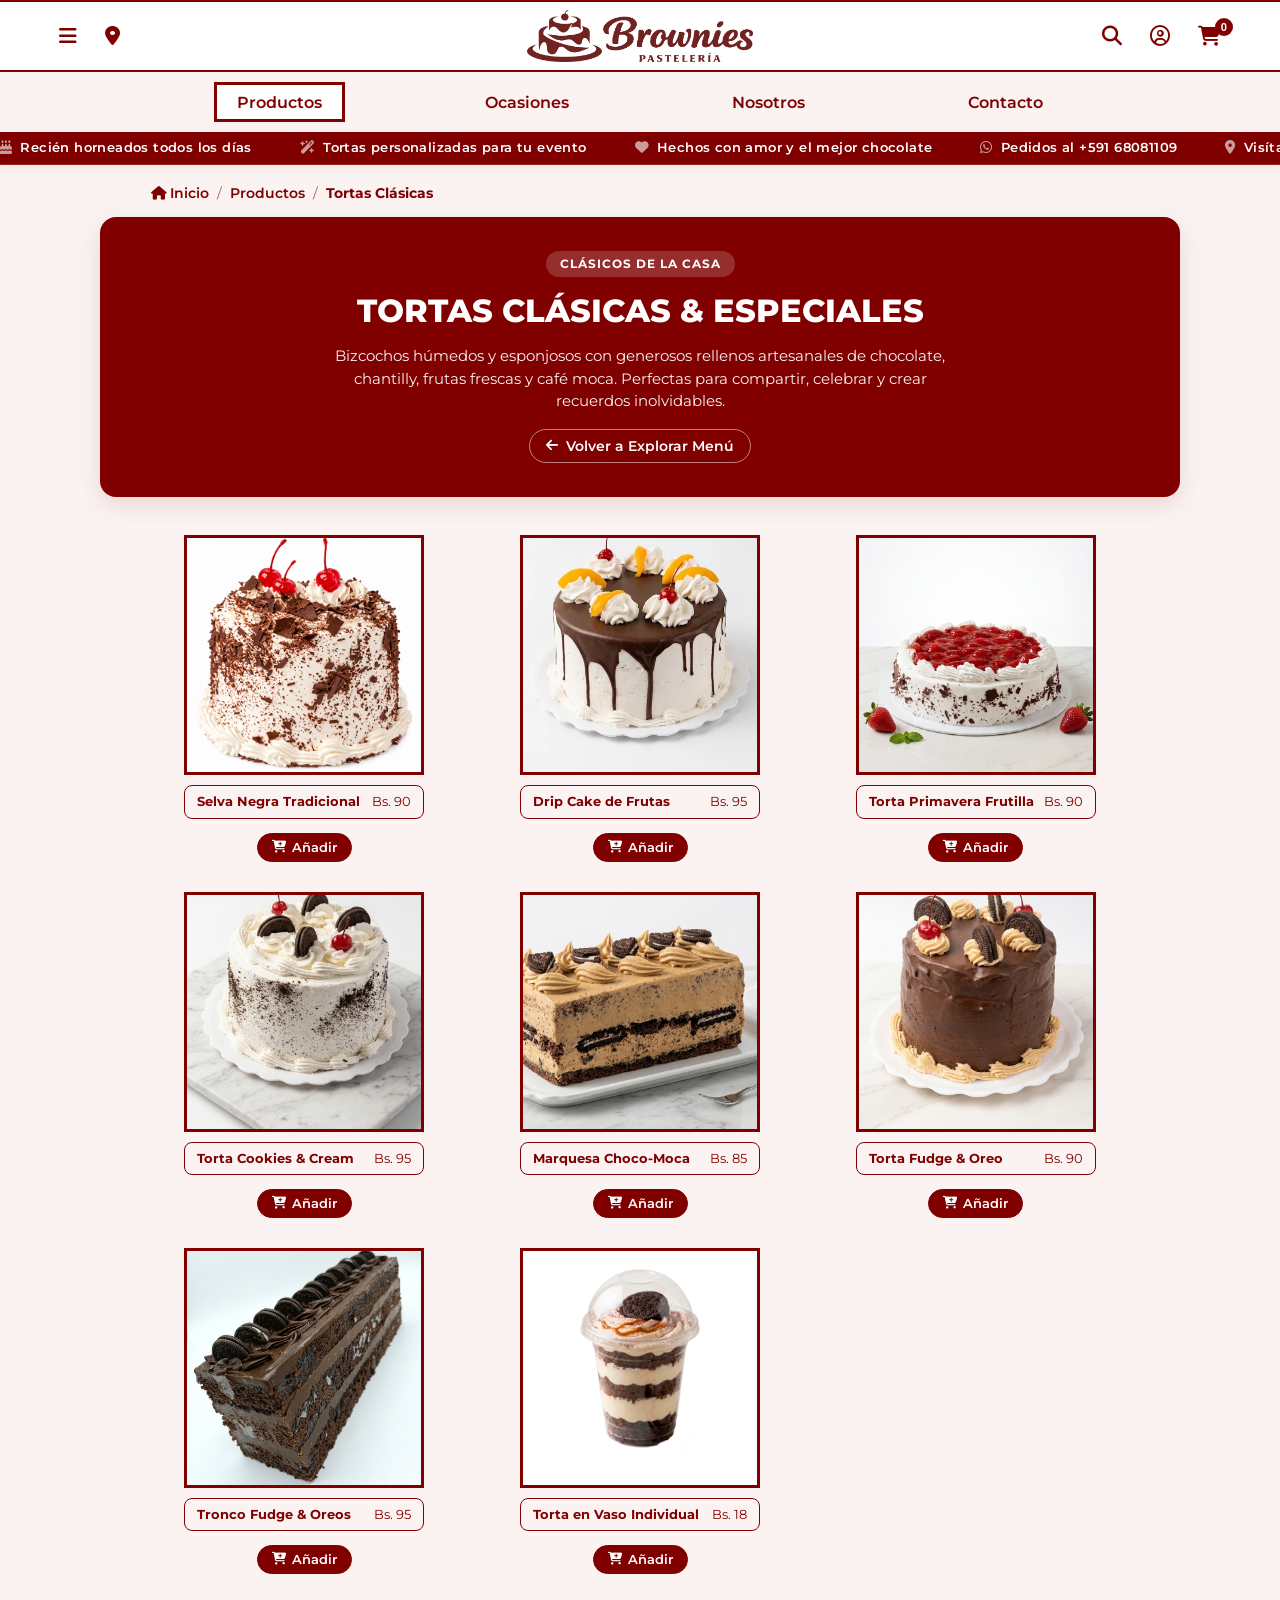
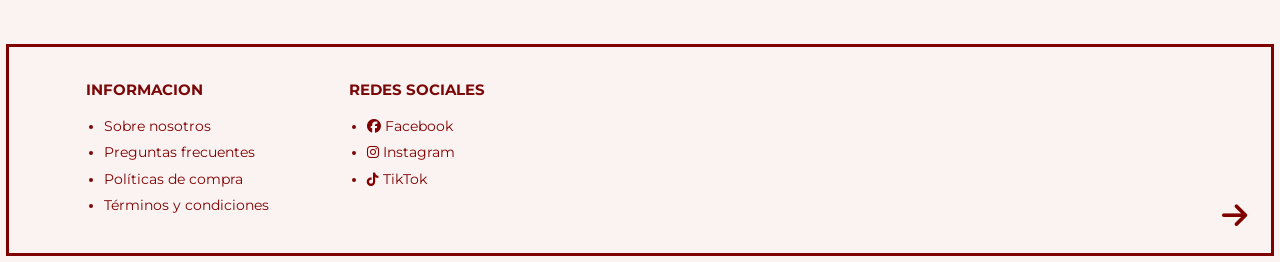
<file: tortas.html>
<!DOCTYPE html>
<html lang="es">
<head>
    <meta charset="UTF-8">
    <meta name="viewport" content="width=device-width, initial-scale=1.0">
    <title>Brownies Pastelería | Tortas Clásicas y Especiales en El Alto y La Paz</title>
    <meta name="description" content="Tortas clásicas y especiales en El Alto y La Paz: Selva Negra, Drip Cake de frutas, Marquesa Choco-Moca, Cookies & Cream y tortas en vaso. Pedidos al +591 68081109.">
    <meta name="keywords" content="torta selva negra El Alto, tortas clasicas La Paz, drip cake durazno, torta chocolate fudge, pasteleria Plaza Ballivian, pasteleria Plaza La Paz">
    <meta name="author" content="Brownies Pastelería">
    <meta name="robots" content="index, follow">
    <link rel="canonical" href="https://sergius7843.github.io/Pasteleria/tortas.html">

    <!-- Open Graph / Redes Sociales -->
    <meta property="og:type" content="website">
    <meta property="og:title" content="Brownies Pastelería | Tortas Clásicas & Especiales">
    <meta property="og:description" content="Bizcochos esponjosos con generosos rellenos de chocolate, chantilly y frutas frescas en El Alto y La Paz.">
    <meta property="og:image" content="https://sergius7843.github.io/Pasteleria/images/tortas/torta2.png">
    <meta property="og:url" content="https://sergius7843.github.io/Pasteleria/tortas.html">
    <meta property="og:site_name" content="Brownies Pastelería">

    <!-- Twitter Cards -->
    <meta name="twitter:card" content="summary_large_image">
    <meta name="twitter:title" content="Brownies Pastelería | Tortas Clásicas">
    <meta name="twitter:description" content="Selva Negra, Marquesa, Drip Cakes y tortas de chocolate artesanal en El Alto y La Paz.">
    <meta name="twitter:image" content="https://sergius7843.github.io/Pasteleria/images/tortas/torta2.png">

    <!-- Datos Estructurados Schema.org -->
    <script type="application/ld+json">
    {
      "@context": "https://schema.org",
      "@type": "Bakery",
      "name": "Brownies Pastelería",
      "image": "https://sergius7843.github.io/Pasteleria/images/logotipo.png",
      "@id": "https://sergius7843.github.io/Pasteleria/#bakery",
      "url": "https://sergius7843.github.io/Pasteleria/tortas.html",
      "telephone": "+59168081109",
      "priceRange": "Bs. 20 - Bs. 250",
      "address": [
        {
          "@type": "PostalAddress",
          "streetAddress": "Avenida Pucarani, media cuadra antes de Plaza Ballivián",
          "addressLocality": "El Alto",
          "addressRegion": "La Paz",
          "addressCountry": "BO"
        },
        {
          "@type": "PostalAddress",
          "streetAddress": "Plaza La Paz, al frente del Colegio Los Andes",
          "addressLocality": "El Alto",
          "addressRegion": "La Paz",
          "addressCountry": "BO"
        }
      ]
    }
    </script>

    <link rel="preconnect" href="https://fonts.googleapis.com">
    <link rel="preconnect" href="https://fonts.gstatic.com" crossorigin>
    <link href="https://fonts.googleapis.com/css2?family=Lobster+Two:ital,wght@0,700;1,700&family=Montserrat:wght@400;500;600;700&display=swap" rel="stylesheet">
    <link rel="stylesheet" href="https://cdnjs.cloudflare.com/ajax/libs/font-awesome/6.5.1/css/all.min.css">
    <link rel="stylesheet" href="styles.css?v=2.3">
</head>
<body>

    <!-- =================================================================
         TOP / ENCABEZADO FIJO
         ================================================================= -->
    <header class="site-header">
        <div class="top-utility-bar">
            <div class="utility-left">
                <button class="icon-btn" id="btn-hamburger" aria-label="Abrir menú">
                    <i class="fa-solid fa-bars"></i>
                </button>
                <a href="contacto.html#sucursales" class="icon-btn" title="Ver nuestras sucursales">
                    <i class="fa-solid fa-location-dot"></i>
                </a>
            </div>

            <a href="index.html" class="brand-logo">
                <img src="images/logotipo.png" alt="Logo Brownies Pastelería" class="logo-img">
            </a>

            <div class="utility-right">
                <button class="icon-btn" id="btn-search" aria-label="Buscar">
                    <i class="fa-solid fa-magnifying-glass"></i>
                </button>
                <button class="icon-btn" id="btn-user" aria-label="Iniciar sesión o registrarse">
                    <i class="fa-regular fa-circle-user"></i>
                </button>
                <button class="icon-btn cart-btn" id="btn-cart" aria-label="Carrito de compras">
                    <i class="fa-solid fa-cart-shopping"></i>
                    <span class="cart-badge" id="cart-count">0</span>
                </button>
            </div>
        </div>

        <nav class="main-nav">
            <ul class="nav-list">
                <li><a href="productos.html" class="nav-link active">Productos</a></li>
                <li><a href="ocasiones.html" class="nav-link">Ocasiones</a></li>
                <li><a href="nosotros.html" class="nav-link">Nosotros</a></li>
                <li><a href="contacto.html" class="nav-link">Contacto</a></li>
            </ul>
        </nav>

        <!-- Carrusel pequeño de palabras siempre en movimiento -->
        <div class="word-ticker">
            <div class="word-ticker-track">
                <div class="ticker-group">
                    <span><i class="fa-solid fa-cake-candles"></i> Recién horneados todos los días</span>
                    <span><i class="fa-solid fa-wand-magic-sparkles"></i> Tortas personalizadas para tu evento</span>
                    <span><i class="fa-solid fa-heart"></i> Hechos con amor y el mejor chocolate</span>
                    <span><i class="fa-brands fa-whatsapp"></i> Pedidos al +591 68081109</span>
                    <span><i class="fa-solid fa-location-dot"></i> Visítanos en nuestras 2 sucursales</span>
                </div>
                <div class="ticker-group" aria-hidden="true">
                    <span><i class="fa-solid fa-cake-candles"></i> Recién horneados todos los días</span>
                    <span><i class="fa-solid fa-wand-magic-sparkles"></i> Tortas personalizadas para tu evento</span>
                    <span><i class="fa-solid fa-heart"></i> Hechos con amor y el mejor chocolate</span>
                    <span><i class="fa-brands fa-whatsapp"></i> Pedidos al +591 68081109</span>
                    <span><i class="fa-solid fa-location-dot"></i> Visítanos en nuestras 2 sucursales</span>
                </div>
            </div>
        </div>

        <!-- Menú Hamburguesa -->
        <div class="hamburger-dropdown" id="hamburger-menu">
            <ul class="hamburger-list">
                <li><a href="index.html"><i class="fa-solid fa-house"></i> Inicio</a></li>
                <li><a href="productos.html"><i class="fa-solid fa-cake-candles"></i> Productos</a></li>
                <li><a href="ocasiones.html"><i class="fa-solid fa-gift"></i> Ocasiones</a></li>
                <li><a href="nosotros.html"><i class="fa-solid fa-heart"></i> Nosotros</a></li>
                <li><a href="contacto.html"><i class="fa-solid fa-envelope"></i> Contacto</a></li>
            </ul>
        </div>

        <!-- Card de Búsqueda -->
        <div class="search-card-dropdown" id="search-card">
            <div class="search-card-header">
                <h3>Buscar</h3>
                <button class="close-btn" id="close-search"><i class="fa-solid fa-xmark"></i></button>
            </div>
            <div class="search-input-wrapper">
                <i class="fa-solid fa-magnifying-glass"></i>
                <input type="text" id="search-input" placeholder="¿Qué antojo estás buscando hoy?">
            </div>
            <div class="search-section">
                <h4>Búsquedas populares</h4>
                <div class="trending-pills">
                    <a href="ocasiones.html" class="pill">cumpleaños</a>
                    <a href="productos.html#sec-brownies" class="pill">brownies</a>
                    <a href="tortas.html" class="pill">selva negra</a>
                    <a href="tortas.html" class="pill">tortas</a>
                    <a href="pies.html" class="pill">pie de limón</a>
                    <a href="masitas.html" class="pill">masitas dulces</a>
                    <a href="productos.html#sec-queques" class="pill">queques</a>
                </div>
            </div>
            <div class="search-section">
                <h4>Comprar por categoría</h4>
                <ul class="category-search-list">
                    <li><a href="ocasiones.html">Regalos y Ocasiones</a></li>
                    <li><a href="personalizadas.html">Tortas Personalizadas</a></li>
                    <li><a href="pies.html">Pies y Tartas</a></li>
                    <li><a href="masitas.html">Masitas y Bocaditos</a></li>
                    <li><a href="index.html#mas-vendidos">Productos Más Vendidos</a></li>
                </ul>
            </div>
        </div>

        <!-- Card del Carrito -->
        <div class="cart-card-dropdown" id="cart-card">
            <div class="cart-card-header">
                <h3><i class="fa-solid fa-bag-shopping"></i> Tu Carrito</h3>
                <button class="close-btn" id="close-cart"><i class="fa-solid fa-xmark"></i></button>
            </div>
            <div class="cart-items-container" id="cart-items"></div>
            <div class="cart-card-footer">
                <div class="cart-total">
                    <span>Total estimado:</span>
                    <strong id="cart-total-price">Bs. 0</strong>
                </div>
                <a href="https://wa.me/59168081109" target="_blank" rel="noopener" class="btn-primary full-width checkout-whatsapp-btn">Finalizar pedido por WhatsApp</a>
            </div>
        </div>
    </header>

    <!-- =================================================================
         CONTENIDO: TORTAS CLÁSICAS & ESPECIALES
         ================================================================= -->
    <main>
        <!-- Breadcrumb Bar -->
        <div class="breadcrumb-bar">
            <a href="index.html"><i class="fa-solid fa-house"></i> Inicio</a>
            <span>/</span>
            <a href="productos.html">Productos</a>
            <span>/</span>
            <strong>Tortas Clásicas</strong>
        </div>

        <!-- Hero de Categoría -->
        <section class="category-page-hero">
            <span class="prod-badge-light">Clásicos de la Casa</span>
            <h1>TORTAS CLÁSICAS & ESPECIALES</h1>
            <p>Bizcochos húmedos y esponjosos con generosos rellenos artesanales de chocolate, chantilly, frutas frescas y café moca. Perfectas para compartir, celebrar y crear recuerdos inolvidables.</p>
            <a href="productos.html" class="back-to-products"><i class="fa-solid fa-arrow-left"></i> Volver a Explorar Menú</a>
        </section>

        <!-- Catálogo de Tortas -->
        <section class="dedicated-catalog-grid">
            <!-- Selva Negra -->
            <div class="product-card-unit">
                <div class="square-card border-red floating-card">
                    <img src="images/tortas/torta2.png" alt="Torta Selva Negra Tradicional">
                </div>
                <div class="card-mini-caption">
                    <strong>Selva Negra Tradicional</strong>
                    <span>Bs. 90</span>
                </div>
                <button class="btn-cart-sm add-to-cart-btn" data-name="Torta Selva Negra" data-price="90">
                    <i class="fa-solid fa-cart-plus"></i> Añadir
                </button>
            </div>

            <!-- Drip Cake Frutas -->
            <div class="product-card-unit">
                <div class="square-card border-red floating-card float-delay-1">
                    <img src="images/tortas/torta.webp" alt="Drip Cake con Duraznos y Cerezas">
                </div>
                <div class="card-mini-caption">
                    <strong>Drip Cake de Frutas</strong>
                    <span>Bs. 95</span>
                </div>
                <button class="btn-cart-sm add-to-cart-btn" data-name="Drip Cake de Frutas" data-price="95">
                    <i class="fa-solid fa-cart-plus"></i> Añadir
                </button>
            </div>

            <!-- Torta Primavera Frutilla -->
            <div class="product-card-unit">
                <div class="square-card border-red floating-card float-delay-2">
                    <img src="images/tortas/pai3.jpg" alt="Torta Primavera de Frutilla con Crema">
                </div>
                <div class="card-mini-caption">
                    <strong>Torta Primavera Frutilla</strong>
                    <span>Bs. 90</span>
                </div>
                <button class="btn-cart-sm add-to-cart-btn" data-name="Torta Primavera de Frutilla" data-price="90">
                    <i class="fa-solid fa-cart-plus"></i> Añadir
                </button>
            </div>

            <!-- Cookies & Cream -->
            <div class="product-card-unit">
                <div class="square-card border-red floating-card float-delay-3">
                    <img src="images/tortas/torta4.jpg" alt="Torta Cookies and Cream Oreo">
                </div>
                <div class="card-mini-caption">
                    <strong>Torta Cookies & Cream</strong>
                    <span>Bs. 95</span>
                </div>
                <button class="btn-cart-sm add-to-cart-btn" data-name="Torta Cookies & Cream" data-price="95">
                    <i class="fa-solid fa-cart-plus"></i> Añadir
                </button>
            </div>

            <!-- Marquesa Choco-Moca -->
            <div class="product-card-unit">
                <div class="square-card border-red floating-card float-delay-1">
                    <img src="images/tortas/torta3.jpg" alt="Marquesa Choco Moca Artesanal">
                </div>
                <div class="card-mini-caption">
                    <strong>Marquesa Choco-Moca</strong>
                    <span>Bs. 85</span>
                </div>
                <button class="btn-cart-sm add-to-cart-btn" data-name="Marquesa Choco-Moca" data-price="85">
                    <i class="fa-solid fa-cart-plus"></i> Añadir
                </button>
            </div>

            <!-- Torta Fudge con Oreo -->
            <div class="product-card-unit">
                <div class="square-card border-red floating-card float-delay-2">
                    <img src="images/tortas/torta5.jpg" alt="Torta de Chocolate Fudge con Oreo">
                </div>
                <div class="card-mini-caption">
                    <strong>Torta Fudge & Oreo</strong>
                    <span>Bs. 90</span>
                </div>
                <button class="btn-cart-sm add-to-cart-btn" data-name="Torta Fudge & Oreo" data-price="90">
                    <i class="fa-solid fa-cart-plus"></i> Añadir
                </button>
            </div>

            <!-- Tronco Fudge con Oreo -->
            <div class="product-card-unit">
                <div class="square-card border-red floating-card float-delay-1">
                    <img src="images/nuevo/nuevo1.jpeg" alt="Tronco de Chocolate Fudge con Galletas Oreo">
                </div>
                <div class="card-mini-caption">
                    <strong>Tronco Fudge & Oreos</strong>
                    <span>Bs. 95</span>
                </div>
                <button class="btn-cart-sm add-to-cart-btn" data-name="Tronco Fudge con Oreos" data-price="95">
                    <i class="fa-solid fa-cart-plus"></i> Añadir
                </button>
            </div>

            <!-- Torta en Vaso Individual -->
            <div class="product-card-unit">
                <div class="square-card border-red floating-card float-delay-3">
                    <img src="images/tortas/Torta_en_vaso.jpg" alt="Torta en Vaso Individual para Llevar">
                </div>
                <div class="card-mini-caption">
                    <strong>Torta en Vaso Individual</strong>
                    <span>Bs. 18</span>
                </div>
                <button class="btn-cart-sm add-to-cart-btn" data-name="Torta en Vaso Individual" data-price="18">
                    <i class="fa-solid fa-cart-plus"></i> Añadir
                </button>
            </div>
        </section>
    </main>

    <!-- Modal Usuario -->
    <div class="modal-overlay" id="user-modal">
        <div class="user-modal-card">
            <button class="close-btn modal-close" id="close-user-modal"><i class="fa-solid fa-xmark"></i></button>
            <div class="modal-tabs">
                <button class="tab-btn active" data-tab="login">Iniciar Sesión</button>
                <button class="tab-btn" data-tab="register">Registrarse</button>
            </div>
            <form class="auth-form active" id="form-login">
                <h3>¡Bienvenido de nuevo!</h3>
                <div class="form-group">
                    <label for="login-email">Correo electrónico</label>
                    <input type="email" id="login-email" placeholder="ejemplo@correo.com" required>
                </div>
                <div class="form-group">
                    <label for="login-pass">Contraseña</label>
                    <input type="password" id="login-pass" placeholder="••••••••" required>
                </div>
                <button type="submit" class="btn-primary full-width">Ingresar</button>
            </form>
            <form class="auth-form" id="form-register">
                <h3>Crea tu cuenta dulce</h3>
                <div class="form-group">
                    <label for="reg-name">Nombre completo</label>
                    <input type="text" id="reg-name" placeholder="Tu nombre" required>
                </div>
                <div class="form-group">
                    <label for="reg-email">Correo electrónico</label>
                    <input type="email" id="reg-email" placeholder="ejemplo@correo.com" required>
                </div>
                <div class="form-group">
                    <label for="reg-phone">Teléfono / WhatsApp</label>
                    <input type="tel" id="reg-phone" placeholder="+591 68081109" required>
                </div>
                <div class="form-group">
                    <label for="reg-pass">Contraseña</label>
                    <input type="password" id="reg-pass" placeholder="Crea una contraseña" required>
                </div>
                <button type="submit" class="btn-primary full-width">Crear cuenta</button>
            </form>
        </div>
    </div>

    <!-- Pie de página -->
    <footer class="site-footer">
        <div class="footer-container">
            <div class="footer-col">
                <h4>INFORMACION</h4>
                <ul>
                    <li><a href="nosotros.html">Sobre nosotros</a></li>
                    <li><a href="contacto.html">Preguntas frecuentes</a></li>
                    <li><a href="contacto.html">Políticas de compra</a></li>
                    <li><a href="contacto.html">Términos y condiciones</a></li>
                </ul>
            </div>
            <div class="footer-col">
                <h4>REDES SOCIALES</h4>
                <ul>
                    <li><a href="https://facebook.com" target="_blank" rel="noopener"><i class="fa-brands fa-facebook"></i> Facebook</a></li>
                    <li><a href="https://instagram.com" target="_blank" rel="noopener"><i class="fa-brands fa-instagram"></i> Instagram</a></li>
                    <li><a href="https://www.tiktok.com/@pasteleria_brownies_?_r=1&_t=ZS-9BZh7oAoTZM" target="_blank" rel="noopener"><i class="fa-brands fa-tiktok"></i> TikTok</a></li>
                </ul>
            </div>
            <a href="#" class="footer-arrow" title="Volver arriba"><i class="fa-solid fa-arrow-right"></i></a>
        </div>
    </footer>

    <script src="scripts.js?v=2.2"></script>
</body>
</html>
</file>
<file: styles.css>
/* ==========================================================================
   VARIABLES DE PALETA DE COLORES (Fiel al diseño de Canva)
   ========================================================================== */
:root {
    --bg-cream: #FAF3F2;          /* Fondo principal rosado muy tenue / crema */
    --bg-white: #FFFFFF;          /* Blanco puro para tarjetas y modales */
    --brand-red: #800000;         /* Guindo / Rojo oscuro principal */
    --brand-red-hover: #5E0000;   /* Guindo más oscuro para efectos hover */
    --brand-brown: #642B26;       /* Tono marrón rojizo del logotipo */
    --card-placeholder: #C99E9A;  /* Color rosado antiguo de las cards cuadradas */
    --text-primary: #7B0808;      /* Texto principal guindo */
    --text-light: #FFFFFF;        /* Texto blanco sobre fondos oscuros */
    --shadow-soft: 0 8px 24px rgba(128, 0, 0, 0.12);
    --transition: all 0.3s ease;
}

* {
    margin: 0;
    padding: 0;
    box-sizing: border-box;
}

html {
    scroll-behavior: smooth;
    scroll-padding-top: 175px;
    -webkit-text-size-adjust: 100%;
}

/* Margen superior de compensación para navegación con anclas (#) debido al encabezado fijo */
section[id],
.occasion-row,
.prod-signature-section,
.prod-zigzag-section {
    scroll-margin-top: 175px;
}

body {
    font-family: 'Montserrat', sans-serif;
    background-color: var(--bg-cream);
    color: var(--text-primary);
    line-height: 1.5;
    display: flex;
    flex-direction: column;
    min-height: 100vh;
    overflow-x: hidden;
}

main {
    flex: 1;
    width: 100%;
}

/* Utilidad accesible para SEO y lectores de pantalla (oculta visualmente pero indexable) */
.sr-only {
    position: absolute !important;
    width: 1px !important;
    height: 1px !important;
    padding: 0 !important;
    margin: -1px !important;
    overflow: hidden !important;
    clip: rect(0, 0, 0, 0) !important;
    white-space: nowrap !important;
    border: 0 !important;
}

.script-heading {
    font-family: 'Lobster Two', cursive;
    font-style: italic;
    font-weight: 700;
}

/* ==========================================================================
   TOP / ENCABEZADO FIJO Y NAVEGACIÓN
   ========================================================================== */
.site-header {
    position: sticky;
    top: 0;
    z-index: 1000;
    background-color: var(--bg-cream);
    box-shadow: 0 2px 10px rgba(128, 0, 0, 0.08);
    width: 100%;
}

.top-utility-bar {
    display: flex;
    align-items: center;
    justify-content: space-between;
    padding: 8px 4%;
    background-color: var(--bg-white);
    border-top: 2px solid var(--brand-red);
    border-bottom: 2px solid var(--brand-red);
    position: relative;
}

.utility-left,
.utility-right {
    display: flex;
    align-items: center;
    gap: 12px;
    flex: 1;
}

.utility-right {
    justify-content: flex-end;
}

.icon-btn {
    background: none;
    border: none;
    color: var(--brand-red);
    font-size: 1.25rem;
    cursor: pointer;
    padding: 6px 8px;
    border-radius: 6px;
    transition: var(--transition);
    text-decoration: none;
    display: inline-flex;
    align-items: center;
    justify-content: center;
    position: relative;
}

.icon-btn:hover {
    background-color: rgba(128, 0, 0, 0.08);
    transform: translateY(-1px);
}

.cart-badge {
    position: absolute;
    top: -2px;
    right: -4px;
    background-color: var(--brand-red);
    color: var(--bg-white);
    font-size: 0.7rem;
    font-weight: 700;
    width: 18px;
    height: 18px;
    border-radius: 50%;
    display: flex;
    align-items: center;
    justify-content: center;
}

/* Logotipo en el medio del Top (Solo imagen logotipo.png) */
.brand-logo {
    display: flex;
    align-items: center;
    justify-content: center;
    text-decoration: none;
    flex-shrink: 0;
}

.logo-img {
    height: 52px;
    width: auto;
    object-fit: contain;
    display: block;
}

/* Barra de pestañas de navegación */
.main-nav {
    padding: 10px 4%;
    background-color: var(--bg-cream);
}

.nav-list {
    list-style: none;
    display: flex;
    justify-content: space-around;
    max-width: 960px;
    margin: 0 auto;
    align-items: center;
    gap: 8px;
}

.nav-link {
    text-decoration: none;
    color: var(--brand-red);
    font-weight: 600;
    font-size: 1.02rem;
    padding: 5px 20px;
    border: 3px solid transparent;
    transition: var(--transition);
    display: inline-block;
    text-align: center;
    white-space: nowrap;
}

.nav-link:hover {
    color: var(--brand-red-hover);
}

.nav-link.active {
    border: 3px solid var(--brand-red);
    background-color: var(--bg-white);
}

/* ==========================================================================
   CARRUSEL PEQUEÑO DE PALABRAS EN MOVIMIENTO CONTINUO (DEBAJO DEL NAVBAR)
   ========================================================================== */
.word-ticker {
    background-color: var(--brand-red);
    color: var(--bg-white);
    overflow: hidden;
    white-space: nowrap;
    padding: 6px 0;
    font-size: 0.8rem;
    font-weight: 600;
    letter-spacing: 0.4px;
    border-bottom: 1px solid rgba(255, 255, 255, 0.15);
}

.word-ticker-track {
    display: flex;
    width: max-content;
    animation: tickerMove 28s linear infinite;
}

/* Si el usuario pasa el mouse por encima, se pausa suavemente para leer */
.word-ticker:hover .word-ticker-track {
    animation-play-state: paused;
}

.ticker-group {
    display: flex;
    align-items: center;
    gap: 48px;
    padding-right: 48px;
}

.ticker-group span {
    display: inline-flex;
    align-items: center;
    gap: 8px;
}

.ticker-group i {
    color: var(--card-placeholder);
    font-size: 0.85rem;
}

@keyframes tickerMove {
    0% {
        transform: translateX(0);
    }
    100% {
        transform: translateX(-50%);
    }
}

/* ==========================================================================
   ANIMACIÓN RELAJANTE DE FLOTACIÓN PARA LAS CARDS DE FOTOS
   ========================================================================== */
@keyframes gentleFloat {
    0%, 100% {
        transform: translateY(0px);
        box-shadow: 0 6px 16px rgba(128, 0, 0, 0.10);
    }
    50% {
        transform: translateY(-9px);
        box-shadow: 0 16px 28px rgba(128, 0, 0, 0.18);
    }
}

.floating-card {
    animation: gentleFloat 4.5s ease-in-out infinite;
    will-change: transform;
}

/* Desfases para que las cards floten con ritmo natural y orgánico */
.float-delay-1 {
    animation-delay: 0s;
}

.float-delay-2 {
    animation-delay: 1.5s;
}

.float-delay-3 {
    animation-delay: 3s;
}

/* ==========================================================================
   DESPLEGABLES DEL TOP: HAMBURGUESA, BUSCADOR Y CARRITO
   ========================================================================== */
.hamburger-dropdown {
    position: absolute;
    top: 66px;
    left: 4%;
    background-color: var(--bg-white);
    border: 2px solid var(--brand-red);
    border-radius: 8px;
    box-shadow: var(--shadow-soft);
    width: 240px;
    display: none;
    z-index: 1002;
}

.hamburger-dropdown.open {
    display: block;
}

.hamburger-list {
    list-style: none;
    padding: 8px 0;
}

.hamburger-list li a {
    display: flex;
    align-items: center;
    gap: 12px;
    padding: 12px 20px;
    text-decoration: none;
    color: var(--brand-red);
    font-weight: 600;
    transition: var(--transition);
}

.hamburger-list li a:hover {
    background-color: var(--bg-cream);
}

.search-card-dropdown {
    position: absolute;
    top: 66px;
    right: 4%;
    width: 440px;
    max-width: 92vw;
    background-color: var(--bg-white);
    border: 2px solid var(--brand-red);
    border-radius: 10px;
    padding: 22px;
    box-shadow: var(--shadow-soft);
    display: none;
    z-index: 1002;
}

.search-card-dropdown.open {
    display: block;
}

.search-card-header,
.cart-card-header {
    display: flex;
    justify-content: space-between;
    align-items: center;
    margin-bottom: 16px;
}

.search-card-header h3,
.cart-card-header h3 {
    font-size: 1.25rem;
    font-weight: 700;
    color: var(--brand-red);
}

.close-btn {
    background: none;
    border: none;
    font-size: 1.35rem;
    color: var(--brand-red);
    cursor: pointer;
    padding: 4px;
}

.search-input-wrapper {
    display: flex;
    align-items: center;
    gap: 10px;
    border-bottom: 2px solid var(--brand-red);
    padding-bottom: 8px;
    margin-bottom: 20px;
}

.search-input-wrapper input {
    border: none;
    outline: none;
    width: 100%;
    font-size: 1rem;
    font-family: inherit;
    color: var(--brand-red);
    background: transparent;
}

.search-section {
    margin-bottom: 16px;
}

.search-section h4 {
    font-size: 0.92rem;
    font-weight: 700;
    margin-bottom: 10px;
    color: var(--brand-red);
}

.trending-pills {
    display: flex;
    flex-wrap: wrap;
    gap: 8px;
}

.pill {
    background-color: var(--brand-red);
    color: var(--bg-white);
    text-decoration: none;
    padding: 6px 14px;
    border-radius: 20px;
    font-size: 0.82rem;
    font-weight: 500;
    transition: var(--transition);
}

.pill:hover {
    background-color: var(--brand-red-hover);
}

.category-search-list {
    list-style: none;
}

.category-search-list li {
    border-bottom: 1px solid rgba(128, 0, 0, 0.2);
}

.category-search-list li a {
    display: block;
    padding: 10px 4px;
    text-decoration: none;
    color: var(--brand-red);
    font-weight: 600;
    font-size: 0.9rem;
}

.cart-card-dropdown {
    position: absolute;
    top: 66px;
    right: 4%;
    width: 380px;
    max-width: 92vw;
    background-color: var(--bg-white);
    border: 2px solid var(--brand-red);
    border-radius: 10px;
    padding: 20px;
    box-shadow: var(--shadow-soft);
    display: none;
    z-index: 1002;
}

.cart-card-dropdown.open {
    display: block;
}

.cart-items-container {
    max-height: 240px;
    overflow-y: auto;
    margin-bottom: 16px;
}

.cart-item-row {
    display: flex;
    justify-content: space-between;
    align-items: center;
    padding: 10px 0;
    border-bottom: 1px solid rgba(128, 0, 0, 0.15);
    font-size: 0.9rem;
    gap: 10px;
}

.cart-item-remove {
    background: none;
    border: none;
    color: var(--brand-red);
    cursor: pointer;
    font-size: 0.95rem;
    padding: 4px;
}

.cart-total {
    display: flex;
    justify-content: space-between;
    font-size: 1.05rem;
    margin-bottom: 14px;
}

/* ==========================================================================
   TARJETAS CUADRADAS ELÁSTICAS (CARDS DE PRODUCTOS) Y BOTONES
   ========================================================================== */
.square-card {
    width: 240px;
    aspect-ratio: 1 / 1;
    background-color: var(--card-placeholder);
    position: relative;
    overflow: hidden;
    display: flex;
    align-items: center;
    justify-content: center;
    transition: transform 0.3s ease, box-shadow 0.3s ease;
    flex-shrink: 0;
}

.square-card.border-red {
    border: 3px solid var(--brand-red);
}

.square-card.border-white {
    border: 6px solid var(--bg-white);
}

.square-card.framed-white {
    box-shadow: 0 0 0 6px var(--bg-white);
}

.square-card img {
    width: 100%;
    height: 100%;
    object-fit: cover;
    display: block;
}

/* Botones reutilizables */
.btn-primary {
    display: inline-block;
    background-color: var(--brand-red);
    color: var(--bg-white);
    text-decoration: none;
    border: 2px solid var(--brand-red);
    padding: 10px 22px;
    border-radius: 8px;
    font-weight: 600;
    font-size: 0.92rem;
    cursor: pointer;
    transition: var(--transition);
    text-align: center;
}

.btn-primary:hover {
    background-color: var(--brand-red-hover);
}

.btn-outline {
    display: inline-block;
    background-color: transparent;
    color: var(--brand-red);
    border: 2px solid var(--brand-red);
    padding: 9px 18px;
    border-radius: 22px;
    font-weight: 600;
    font-size: 0.88rem;
    cursor: pointer;
    text-decoration: none;
    margin-top: 14px;
    transition: var(--transition);
}

.btn-outline:hover {
    background-color: var(--brand-red);
    color: var(--bg-white);
}

.btn-outline-light {
    display: inline-block;
    background-color: transparent;
    color: var(--bg-white);
    border: 2px solid var(--bg-white);
    padding: 9px 20px;
    border-radius: 22px;
    font-weight: 600;
    font-size: 0.9rem;
    cursor: pointer;
    margin-top: 12px;
    transition: var(--transition);
}

.btn-outline-light:hover {
    background-color: var(--bg-white);
    color: var(--brand-red);
}

.full-width {
    width: 100%;
}

/* ==========================================================================
   PÁGINA 1: INDEX (CARRUSEL, MÁS VENDIDOS, PEDIDOS ESPECIALES)
   ========================================================================== */
.carousel-section {
    position: relative;
    max-width: 1060px;
    margin: 24px auto 40px;
    padding: 20px 60px;
}

.carousel-slide {
    display: none;
    align-items: center;
    justify-content: space-between;
    gap: 40px;
    opacity: 0;
    transition: opacity 0.5s ease;
}

.carousel-slide.active {
    display: flex;
    opacity: 1;
    animation: carouselSlideIn 0.5s cubic-bezier(0.25, 1, 0.5, 1) forwards;
}

@keyframes carouselSlideIn {
    from {
        opacity: 0;
        transform: translateX(18px);
    }
    to {
        opacity: 1;
        transform: translateX(0);
    }
}

.slide-text {
    flex: 1;
    max-width: 480px;
}

.slide-text h2 {
    font-size: 1.5rem;
    font-weight: 800;
    margin-bottom: 6px;
}

.slide-text h3 {
    font-size: 1.25rem;
    font-weight: 700;
    margin-bottom: 14px;
}

.slide-text p {
    font-size: 0.92rem;
}

.slide-media {
    display: flex;
    justify-content: center;
    padding: 12px 0;
}

.slide-media .square-card {
    width: 290px;
}

.carousel-arrow {
    position: absolute;
    top: 48%;
    transform: translateY(-50%);
    background: rgba(255, 255, 255, 0.92);
    border: 1.5px solid rgba(128, 0, 0, 0.22);
    border-radius: 50%;
    width: 44px;
    height: 44px;
    display: flex;
    align-items: center;
    justify-content: center;
    color: var(--brand-red);
    font-size: 1.25rem;
    cursor: pointer;
    padding: 0;
    z-index: 6;
    box-shadow: 0 4px 14px rgba(128, 0, 0, 0.14);
    transition: all 0.25s cubic-bezier(0.25, 0.8, 0.25, 1);
    backdrop-filter: blur(4px);
}

.carousel-arrow:hover {
    background: var(--brand-red);
    color: var(--bg-white);
    transform: translateY(-50%) scale(1.1);
    box-shadow: 0 6px 18px rgba(128, 0, 0, 0.26);
    border-color: var(--brand-red);
}

.carousel-arrow:active {
    transform: translateY(-50%) scale(0.96);
}

.carousel-arrow.prev { left: 8px; }
.carousel-arrow.next { right: 8px; }

.carousel-dots {
    display: flex;
    justify-content: center;
    gap: 10px;
    margin-top: 22px;
}

.dot {
    width: 11px;
    height: 11px;
    border-radius: 50%;
    border: 2px solid var(--brand-red);
    background: transparent;
    cursor: pointer;
}

.dot.active {
    background-color: var(--brand-red);
}

/* Productos Más Vendidos */
.best-sellers-section {
    background-color: var(--brand-red);
    padding: 48px 4% 56px;
    text-align: center;
}

.section-title-light {
    color: var(--bg-white);
    font-size: 1.5rem;
    font-weight: 800;
    margin-bottom: 36px;
    letter-spacing: 0.5px;
}

.best-sellers-grid {
    display: grid;
    grid-template-columns: repeat(3, 1fr);
    gap: 30px;
    max-width: 920px;
    margin: 0 auto;
    justify-items: center;
}

.best-seller-item {
    display: flex;
    flex-direction: column;
    align-items: center;
    gap: 16px;
    width: 100%;
    max-width: 260px;
}

.best-seller-item .square-card {
    width: 100%;
}

.pill-label {
    background-color: var(--brand-red);
    color: var(--bg-white);
    border: 2px solid var(--bg-white);
    border-radius: 25px;
    padding: 8px 16px;
    width: 94%;
    font-weight: 700;
    font-size: 0.88rem;
    cursor: pointer;
    transition: var(--transition);
}

.pill-label:hover {
    background-color: var(--bg-white);
    color: var(--brand-red);
}

/* Pedidos Especiales */
.special-orders-section {
    padding: 56px 4%;
    max-width: 960px;
    margin: 0 auto;
}

.special-orders-container {
    display: flex;
    align-items: center;
    justify-content: center;
    gap: 54px;
}

.special-order-text {
    max-width: 440px;
}

.special-order-text h2 {
    font-size: 1.35rem;
    font-weight: 700;
    margin-bottom: 8px;
}

.special-order-text h3 {
    font-size: 1.15rem;
    font-weight: 700;
    margin-bottom: 12px;
}

.special-order-text p {
    font-size: 0.9rem;
    margin-bottom: 18px;
}

/* ==========================================================================
   PÁGINA 2 REDISEÑADA: PRODUCTOS (ESTRUCTURA DINÁMICA Y EDITORIAL)
   ========================================================================== */
.products-page {
    padding-bottom: 40px;
}

/* Barra de salto rápido por categorías */
.category-quick-nav {
    max-width: 1040px;
    margin: 22px auto 10px;
    padding: 12px 4%;
    display: flex;
    align-items: center;
    justify-content: center;
    gap: 14px;
    flex-wrap: wrap;
}

.quick-nav-label {
    font-weight: 700;
    font-size: 0.9rem;
    color: var(--brand-red);
}

.quick-nav-pills {
    display: flex;
    gap: 10px;
    flex-wrap: wrap;
    justify-content: center;
}

.cat-chip {
    text-decoration: none;
    background-color: var(--bg-white);
    color: var(--brand-red);
    border: 2px solid var(--brand-red);
    padding: 6px 16px;
    border-radius: 25px;
    font-size: 0.85rem;
    font-weight: 600;
    transition: var(--transition);
    display: inline-flex;
    align-items: center;
    gap: 6px;
}

.cat-chip:hover {
    background-color: var(--brand-red);
    color: var(--bg-white);
    transform: translateY(-2px);
}

/* ==========================================================================
   TARJETAS DE EXPLORACIÓN DE CATEGORÍAS (EN productos.html)
   ========================================================================== */
.category-explorer-section {
    max-width: 1080px;
    margin: 10px auto 46px;
    padding: 0 4%;
}

.category-explorer-header {
    text-align: center;
    margin-bottom: 26px;
}

.category-explorer-header h2 {
    font-size: 1.6rem;
    font-weight: 800;
    color: var(--brand-red);
    margin-bottom: 6px;
}

.category-explorer-header p {
    font-size: 0.9rem;
    opacity: 0.85;
}

.category-cards-grid {
    display: grid;
    grid-template-columns: repeat(auto-fit, minmax(230px, 1fr));
    gap: 24px;
}

.category-nav-card {
    background-color: var(--bg-white);
    border: 2px solid var(--brand-red);
    border-radius: 16px;
    overflow: hidden;
    text-decoration: none;
    color: var(--text-primary);
    display: flex;
    flex-direction: column;
    box-shadow: var(--shadow-soft);
    transition: transform 0.3s ease, box-shadow 0.3s ease, border-color 0.3s ease;
}

.category-nav-card:hover {
    transform: translateY(-6px);
    box-shadow: 0 14px 28px rgba(128, 0, 0, 0.18);
    border-color: var(--brand-red-hover);
}

.category-nav-card-img-wrapper {
    height: 180px;
    width: 100%;
    overflow: hidden;
    background-color: var(--card-placeholder);
    position: relative;
}

.category-nav-card-img-wrapper img {
    width: 100%;
    height: 100%;
    object-fit: cover;
    transition: transform 0.4s ease;
}

.category-nav-card:hover .category-nav-card-img-wrapper img {
    transform: scale(1.06);
}

.category-nav-card-body {
    padding: 18px 18px 20px;
    display: flex;
    flex-direction: column;
    flex: 1;
    justify-content: space-between;
}

.category-nav-card-title {
    font-size: 1.15rem;
    font-weight: 700;
    color: var(--brand-red);
    margin-bottom: 6px;
}

.category-nav-card-desc {
    font-size: 0.84rem;
    opacity: 0.85;
    line-height: 1.45;
    margin-bottom: 14px;
}

.category-nav-card-cta {
    display: inline-flex;
    align-items: center;
    gap: 6px;
    color: var(--brand-red);
    font-weight: 700;
    font-size: 0.86rem;
    transition: gap 0.2s ease;
}

.category-nav-card:hover .category-nav-card-cta {
    gap: 10px;
    color: var(--brand-red-hover);
}

/* ==========================================================================
   BREADCRUMB & HERO DE PÁGINAS DEDICADAS DE CATEGORÍA
   ========================================================================== */
.breadcrumb-bar {
    max-width: 1080px;
    margin: 18px auto 0;
    padding: 0 4%;
    font-size: 0.85rem;
    display: flex;
    align-items: center;
    gap: 8px;
    color: var(--brand-red);
}

.breadcrumb-bar a {
    color: var(--brand-red);
    text-decoration: none;
    font-weight: 600;
}

.breadcrumb-bar a:hover {
    text-decoration: underline;
}

.breadcrumb-bar span {
    opacity: 0.6;
}

.category-page-hero {
    background-color: var(--brand-red);
    color: var(--bg-white);
    border-radius: 16px;
    padding: 34px 5%;
    margin: 14px auto 38px;
    max-width: 1080px;
    text-align: center;
    box-shadow: var(--shadow-soft);
}

.category-page-hero h1 {
    font-size: 2rem;
    font-weight: 800;
    margin-bottom: 10px;
}

.category-page-hero p {
    font-size: 0.94rem;
    max-width: 650px;
    margin: 0 auto;
    opacity: 0.95;
}

.category-page-hero .back-to-products {
    display: inline-flex;
    align-items: center;
    gap: 8px;
    margin-top: 16px;
    color: var(--bg-white);
    text-decoration: none;
    font-size: 0.86rem;
    font-weight: 600;
    border: 1.5px solid rgba(255, 255, 255, 0.5);
    padding: 6px 16px;
    border-radius: 20px;
    transition: var(--transition);
}

.category-page-hero .back-to-products:hover {
    background-color: var(--bg-white);
    color: var(--brand-red);
}

.dedicated-catalog-grid {
    display: grid;
    grid-template-columns: repeat(auto-fit, minmax(240px, 1fr));
    gap: 30px;
    max-width: 1080px;
    margin: 0 auto 50px;
    padding: 0 4%;
    justify-items: center;
}

/* Insignias de categoría */
.prod-badge {
    display: inline-block;
    background-color: rgba(128, 0, 0, 0.1);
    color: var(--brand-red);
    font-size: 0.75rem;
    font-weight: 700;
    text-transform: uppercase;
    letter-spacing: 1px;
    padding: 4px 12px;
    border-radius: 20px;
    margin-bottom: 10px;
}

.prod-badge-light {
    display: inline-block;
    background-color: rgba(255, 255, 255, 0.18);
    color: var(--bg-white);
    font-size: 0.75rem;
    font-weight: 700;
    text-transform: uppercase;
    letter-spacing: 1px;
    padding: 4px 14px;
    border-radius: 20px;
    margin-bottom: 10px;
}

/* 1. Tortas: Tarjeta Editorial con Galería Escalonada */
.prod-showcase-Editorial {
    max-width: 1080px;
    margin: 20px auto 50px;
    padding: 0 4%;
}

.editorial-card-container {
    background-color: var(--bg-white);
    border: 2px solid var(--brand-red);
    border-radius: 16px;
    padding: 42px 5%;
    display: flex;
    align-items: center;
    justify-content: space-between;
    gap: 40px;
    box-shadow: var(--shadow-soft);
}

.editorial-info {
    flex: 1;
    max-width: 400px;
}

.editorial-info h2 {
    font-size: 1.75rem;
    font-weight: 800;
    margin-bottom: 12px;
}

.editorial-info p {
    font-size: 0.92rem;
    margin-bottom: 16px;
}

.prod-highlights {
    list-style: none;
    margin-bottom: 22px;
    font-size: 0.86rem;
    font-weight: 600;
}

.prod-highlights li {
    margin-bottom: 6px;
    display: flex;
    align-items: center;
    gap: 8px;
}

.editorial-gallery.staggered {
    display: flex;
    gap: 26px;
    align-items: flex-start;
}

.tortas-extra-grid {
    display: grid;
    grid-template-columns: repeat(auto-fit, minmax(220px, 1fr));
    gap: 26px;
    justify-items: center;
    width: 100%;
    margin-top: 36px;
}

.product-card-unit {
    display: flex;
    flex-direction: column;
    align-items: center;
    gap: 10px;
}

.product-card-unit.offset-down {
    margin-top: 32px;
}

.card-mini-caption {
    background-color: var(--bg-cream);
    border: 1.5px solid var(--brand-red);
    border-radius: 8px;
    padding: 6px 12px;
    width: 100%;
    display: flex;
    justify-content: space-between;
    align-items: center;
    font-size: 0.8rem;
    color: var(--brand-red);
}

/* 2. Tortas Personalizadas: Contenedor Atelier Redondeado */
.prod-atelier-wrapper {
    max-width: 1080px;
    margin: 0 auto 56px;
    padding: 0 4%;
}

.atelier-dark-box {
    background-color: var(--brand-red);
    color: var(--bg-white);
    border-radius: 20px;
    padding: 48px 5%;
    text-align: center;
    box-shadow: 0 12px 30px rgba(128, 0, 0, 0.22);
    position: relative;
}

.atelier-header {
    max-width: 640px;
    margin: 0 auto 24px;
}

.atelier-header h2 {
    font-size: 1.8rem;
    font-weight: 800;
    margin-bottom: 12px;
}

.atelier-header p {
    font-size: 0.94rem;
    opacity: 0.95;
}

.atelier-steps {
    display: flex;
    justify-content: center;
    gap: 16px;
    flex-wrap: wrap;
    margin-bottom: 34px;
}

.step-pill {
    background-color: rgba(255, 255, 255, 0.12);
    border: 1px solid rgba(255, 255, 255, 0.4);
    padding: 7px 16px;
    border-radius: 30px;
    font-size: 0.84rem;
    font-weight: 600;
    display: inline-flex;
    align-items: center;
    gap: 8px;
}

.step-pill span {
    background-color: var(--bg-white);
    color: var(--brand-red);
    width: 20px;
    height: 20px;
    border-radius: 50%;
    display: inline-flex;
    align-items: center;
    justify-content: center;
    font-weight: 800;
    font-size: 0.75rem;
}

.atelier-cards-row {
    display: flex;
    justify-content: center;
    gap: 36px;
    flex-wrap: wrap;
    margin-bottom: 24px;
}

.atelier-card-item {
    display: flex;
    flex-direction: column;
    align-items: center;
    gap: 10px;
}

.atelier-caption {
    font-size: 0.86rem;
    font-weight: 600;
    letter-spacing: 0.4px;
}

/* 3. Queques: Sección Zig-Zag Invertida */
.prod-zigzag-section {
    max-width: 1080px;
    margin: 0 auto 56px;
    padding: 0 4%;
}

.zigzag-container {
    display: flex;
    align-items: center;
    justify-content: space-between;
    gap: 44px;
}

.zigzag-gallery {
    display: flex;
    gap: 24px;
}

.zigzag-text-box {
    flex: 1;
    background-color: var(--bg-white);
    border-left: 6px solid var(--brand-red);
    padding: 32px;
    border-radius: 0 14px 14px 0;
    box-shadow: var(--shadow-soft);
}

.zigzag-text-box h2 {
    font-size: 1.65rem;
    font-weight: 800;
    margin-bottom: 12px;
}

.zigzag-text-box p {
    font-size: 0.92rem;
}

/* 4. Brownies: Bento Bicolor de Especialidad */
.prod-signature-section {
    max-width: 1080px;
    margin: 0 auto 56px;
    padding: 0 4%;
}

.signature-bento {
    display: flex;
    border: 3px solid var(--brand-red);
    border-radius: 18px;
    overflow: hidden;
    background-color: var(--bg-white);
    box-shadow: var(--shadow-soft);
}

.signature-info-side {
    background-color: var(--brand-red);
    color: var(--bg-white);
    padding: 44px 4%;
    flex: 1;
    display: flex;
    flex-direction: column;
    justify-content: center;
    align-items: flex-start;
}

.signature-info-side h2 {
    font-size: 1.8rem;
    font-weight: 800;
    margin-bottom: 12px;
}

.signature-info-side p {
    font-size: 0.92rem;
    margin-bottom: 10px;
}

.signature-cards-side {
    flex: 1.3;
    padding: 38px 4%;
    background-color: var(--bg-cream);
    display: flex;
    align-items: center;
    justify-content: center;
    gap: 24px;
}

/* 5. Pies & Cheesecakes: Diseño Suave con Galería */
.prod-pies-section {
    max-width: 1080px;
    margin: 0 auto 56px;
    padding: 0 4%;
}

.pies-container {
    background-color: var(--bg-white);
    border: 2px solid var(--brand-red);
    border-radius: 16px;
    padding: 42px 5%;
    display: flex;
    align-items: center;
    justify-content: space-between;
    gap: 40px;
    box-shadow: var(--shadow-soft);
}

.pies-info {
    flex: 1;
    max-width: 420px;
}

.pies-info h2 {
    font-size: 1.75rem;
    font-weight: 800;
    margin-bottom: 12px;
}

.pies-info p {
    font-size: 0.92rem;
    margin-bottom: 16px;
}

.pies-gallery {
    display: flex;
    gap: 26px;
    align-items: flex-start;
}

/* 6. Masitas Dulces y Bocaditos: Cuadrícula Completa */
.prod-masitas-section {
    max-width: 1080px;
    margin: 0 auto 50px;
    padding: 0 4%;
}

.masitas-wrapper {
    background-color: var(--bg-white);
    border: 2px solid var(--brand-red);
    border-radius: 18px;
    padding: 42px 4%;
    box-shadow: var(--shadow-soft);
}

.masitas-header {
    text-align: center;
    max-width: 620px;
    margin: 0 auto 34px;
}

.masitas-header h2 {
    font-size: 1.8rem;
    font-weight: 800;
    margin-bottom: 10px;
}

.masitas-header p {
    font-size: 0.93rem;
    color: var(--text-primary);
}

.masitas-grid {
    display: grid;
    grid-template-columns: repeat(auto-fit, minmax(220px, 1fr));
    gap: 28px;
    justify-items: center;
}

.masitas-card-item {
    display: flex;
    flex-direction: column;
    align-items: center;
    gap: 10px;
    width: 100%;
    max-width: 240px;
}

/* 7. Productos de Temporada: Edición Especial (Navidad & Halloween) */
.prod-temporada-section {
    max-width: 1080px;
    margin: 0 auto 56px;
    padding: 0 4%;
}

.temporada-wrapper {
    background: linear-gradient(135deg, #FFFFFF 0%, #FFF5F4 100%);
    border: 2.5px solid var(--brand-red);
    border-radius: 18px;
    padding: 42px 4%;
    box-shadow: var(--shadow-soft);
}

.temporada-badge {
    background-color: var(--brand-red);
    color: var(--bg-white);
    font-size: 0.78rem;
    font-weight: 700;
    text-transform: uppercase;
    letter-spacing: 1px;
    padding: 5px 16px;
    border-radius: 20px;
    display: inline-flex;
    align-items: center;
    gap: 6px;
    margin-bottom: 12px;
}

.temporada-header {
    text-align: center;
    max-width: 640px;
    margin: 0 auto 34px;
}

.temporada-header h2 {
    font-size: 1.85rem;
    font-weight: 800;
    margin-bottom: 10px;
    color: var(--brand-red);
}

.temporada-header p {
    font-size: 0.94rem;
    color: var(--text-primary);
}

.temporada-grid {
    display: grid;
    grid-template-columns: repeat(auto-fit, minmax(220px, 1fr));
    gap: 28px;
    justify-items: center;
}

.temporada-card-item {
    display: flex;
    flex-direction: column;
    align-items: center;
    gap: 10px;
    width: 100%;
    max-width: 240px;
}

/* Botón pequeño para añadir al carrito en tarjetas individuales */
.btn-cart-sm {
    background-color: var(--brand-red);
    color: var(--bg-white);
    border: 1.5px solid var(--brand-red);
    padding: 6px 14px;
    border-radius: 20px;
    font-size: 0.8rem;
    font-weight: 600;
    cursor: pointer;
    transition: var(--transition);
    display: inline-flex;
    align-items: center;
    gap: 6px;
    margin-top: 4px;
    text-decoration: none;
    font-family: inherit;
}

.btn-cart-sm:hover {
    background-color: var(--brand-red-hover);
    transform: translateY(-1px);
}

/* ==========================================================================
   PÁGINA 3: OCASIONES
   ========================================================================== */
.occasion-row {
    max-width: 1020px;
    margin: 0 auto;
    display: flex;
    align-items: center;
    justify-content: space-between;
    gap: 36px;
}

.occasions-main {
    padding: 24px 4% 50px;
    display: flex;
    flex-direction: column;
    gap: 54px;
}

.catalog-info {
    flex: 1;
    max-width: 350px;
}

.catalog-info h2 {
    font-size: 1.45rem;
    font-weight: 700;
    margin-bottom: 12px;
}

.catalog-info p {
    font-size: 0.92rem;
}

.catalog-cards {
    display: grid;
    grid-template-columns: repeat(2, 240px);
    gap: 24px;
    justify-content: center;
}

.catalog-cards .square-card {
    width: 100%;
}

/* ==========================================================================
   PÁGINA 4: NOSOTROS
   ========================================================================== */
.about-main {
    padding-bottom: 50px;
}

.about-hero-card {
    background-color: var(--brand-red);
    color: var(--bg-white);
    max-width: 1060px;
    margin: 10px auto 36px;
    padding: 48px 5%;
    position: relative;
    overflow: hidden;
    display: flex;
    align-items: center;
    justify-content: space-between;
    min-height: 330px;
}

.about-hero-content {
    max-width: 55%;
    z-index: 2;
}

.about-hero-content h1 {
    font-size: 2.1rem;
    margin-bottom: 18px;
    line-height: 1.2;
}

.about-hero-content p {
    font-size: 0.93rem;
    margin-bottom: 12px;
}

.about-hero-cake {
    position: absolute;
    right: -25px;
    bottom: -15px;
    width: 42%;
    max-width: 400px;
    display: flex;
    justify-content: flex-end;
    align-items: flex-end;
    pointer-events: none;
}

.about-hero-cake img {
    width: 100%;
    height: auto;
    object-fit: contain;
    filter: brightness(0) invert(1);
}

.about-split-section {
    max-width: 1060px;
    margin: 0 auto 44px;
}

.split-red-banner {
    background-color: var(--brand-red);
    color: var(--bg-white);
    padding: 26px 5%;
}

.split-container {
    display: flex;
    align-items: center;
    justify-content: space-between;
    gap: 44px;
}

.split-spacer {
    width: 300px;
    flex-shrink: 0;
}

.split-red-banner h2 {
    flex: 1;
    font-size: 1.75rem;
}

.split-content-area {
    padding: 24px 5%;
}

.split-card-wrapper.overlap-up {
    margin-top: -68px;
    z-index: 3;
}

.split-card-wrapper .square-card {
    width: 300px;
}

.split-text-wrapper {
    flex: 1;
}

.split-text-wrapper p {
    font-size: 0.94rem;
    margin-bottom: 14px;
}

/* ==========================================================================
   PÁGINA 5: CONTACTO Y SUCURSALES
   ========================================================================== */
.contact-main {
    max-width: 980px;
    margin: 15px auto 50px;
    padding: 0 4%;
    display: flex;
    flex-direction: column;
    gap: 32px;
}

.contact-box {
    border: 2.5px solid var(--brand-red);
    background-color: var(--bg-cream);
    padding: 32px 36px;
    display: flex;
    align-items: center;
    gap: 36px;
}

.social-box {
    justify-content: space-between;
}

.contact-icon-col {
    display: flex;
    align-items: center;
    justify-content: center;
    min-width: 120px;
}

.big-contact-icon {
    font-size: 6.2rem;
    color: var(--brand-red);
}

.contact-info-col {
    flex: 1;
}

.contact-info-col h2 {
    font-size: 1.4rem;
    font-weight: 700;
    margin-bottom: 8px;
}

.contact-info-col h3 {
    font-size: 0.98rem;
    font-weight: 700;
    margin-bottom: 8px;
}

.contact-info-col p {
    font-size: 0.9rem;
    margin-bottom: 14px;
}

.contact-list {
    margin-left: 20px;
    font-size: 0.9rem;
    margin-bottom: 12px;
}

.contact-list li {
    margin-bottom: 6px;
}

.contact-cta-right {
    display: flex;
    justify-content: flex-end;
    margin-top: 10px;
}

.social-icons-col {
    display: flex;
    align-items: center;
    gap: 32px;
}

.social-big-link {
    font-size: 5rem;
    color: var(--brand-red);
    text-decoration: none;
    transition: var(--transition);
}

.social-big-link:hover {
    transform: scale(1.06);
}

.branch-item {
    margin-top: 14px;
}

.branch-item h4 {
    font-size: 1.15rem;
    font-weight: 600;
    margin-bottom: 4px;
}

/* ==========================================================================
   MODAL DE LOGIN / REGISTRO Y PIE DE PÁGINA
   ========================================================================== */
.modal-overlay {
    position: fixed;
    inset: 0;
    background-color: rgba(0, 0, 0, 0.55);
    display: none;
    align-items: center;
    justify-content: center;
    z-index: 2000;
    padding: 16px;
}

.modal-overlay.open {
    display: flex;
}

.user-modal-card {
    background-color: var(--bg-white);
    border: 3px solid var(--brand-red);
    border-radius: 12px;
    width: 100%;
    max-width: 420px;
    max-height: 90vh;
    overflow-y: auto;
    padding: 26px 22px;
    position: relative;
    box-shadow: var(--shadow-soft);
}

.modal-close {
    position: absolute;
    top: 12px;
    right: 14px;
}

.modal-tabs {
    display: flex;
    border-bottom: 2px solid rgba(128, 0, 0, 0.2);
    margin-bottom: 20px;
}

.tab-btn {
    flex: 1;
    background: none;
    border: none;
    padding: 10px 6px;
    font-weight: 700;
    color: rgba(128, 0, 0, 0.5);
    cursor: pointer;
    font-family: inherit;
    font-size: 0.92rem;
}

.tab-btn.active {
    color: var(--brand-red);
    border-bottom: 3px solid var(--brand-red);
}

.auth-form {
    display: none;
}

.auth-form.active {
    display: block;
}

.auth-form h3 {
    margin-bottom: 16px;
    font-size: 1.15rem;
}

.form-group {
    margin-bottom: 14px;
}

.form-group label {
    display: block;
    font-size: 0.85rem;
    font-weight: 600;
    margin-bottom: 5px;
}

.form-group input {
    width: 100%;
    padding: 10px 12px;
    border: 1.5px solid var(--brand-red);
    border-radius: 6px;
    font-family: inherit;
    font-size: 0.95rem;
}

.site-footer {
    border: 3px solid var(--brand-red);
    background-color: var(--bg-cream);
    margin: 20px 6px 6px;
    padding: 32px 6%;
    position: relative;
}

.footer-container {
    max-width: 960px;
    display: flex;
    gap: 80px;
    flex-wrap: wrap;
}

.footer-col h4 {
    font-size: 0.95rem;
    font-weight: 700;
    margin-bottom: 14px;
}

.footer-col ul {
    list-style: disc;
    margin-left: 18px;
}

.footer-col ul li {
    margin-bottom: 6px;
    font-size: 0.85rem;
}

.footer-col ul li a {
    text-decoration: none;
    color: var(--brand-red);
}

.footer-col ul li a:hover {
    text-decoration: underline;
}

.footer-arrow {
    position: absolute;
    right: 24px;
    bottom: 16px;
    font-size: 1.8rem;
    color: var(--brand-red);
    text-decoration: none;
}

/* ==========================================================================
   DISEÑO RESPONSIVE 1: TABLETS (Hasta 992px)
   ========================================================================== */
@media (max-width: 992px) {
    .carousel-section {
        padding: 16px 46px;
    }

    .carousel-slide {
        gap: 24px;
    }

    .slide-media .square-card {
        width: 240px;
    }

    /* Productos Rediseñado en Tablet */
    .editorial-card-container,
    .pies-container,
    .zigzag-container,
    .signature-bento {
        flex-direction: column;
        text-align: center;
    }

    .editorial-info,
    .pies-info {
        max-width: 100%;
    }

    .prod-highlights li {
        justify-content: center;
    }

    .product-card-unit.offset-down {
        margin-top: 0;
    }

    .zigzag-container {
        flex-direction: column-reverse;
    }

    .zigzag-text-box {
        border-left: none;
        border-top: 6px solid var(--brand-red);
        border-radius: 14px;
        width: 100%;
    }

    .signature-info-side {
        align-items: center;
    }

    /* Ocasiones y Nosotros */
    .occasion-row {
        flex-direction: column;
        text-align: center;
        gap: 28px;
    }

    .occasion-row.cards-left {
        flex-direction: column-reverse;
    }

    .catalog-info {
        max-width: 600px;
    }

    .catalog-cards {
        grid-template-columns: repeat(2, minmax(200px, 240px));
        width: 100%;
    }

    .about-hero-content {
        max-width: 60%;
    }

    .split-spacer {
        display: none;
    }

    .split-red-banner {
        text-align: center;
    }

    .split-container {
        flex-direction: column;
        text-align: center;
        gap: 24px;
    }

    .split-container.reverse-mobile {
        flex-direction: column-reverse;
    }

    .split-card-wrapper.overlap-up {
        margin-top: 0;
    }
}

/* ==========================================================================
   DISEÑO RESPONSIVE 2: CELULARES Y PHABLETS (Hasta 640px)
   ========================================================================== */
@media (max-width: 640px) {
    .top-utility-bar {
        padding: 8px 3%;
    }

    .utility-left,
    .utility-right {
        gap: 4px;
    }

    .icon-btn {
        font-size: 1.1rem;
        padding: 6px;
    }

    .logo-img {
        height: 40px;
    }

    .main-nav {
        padding: 8px 2%;
    }

    .nav-list {
        gap: 4px;
        justify-content: space-between;
    }

    .nav-link {
        font-size: 0.82rem;
        padding: 5px 8px;
        border-width: 2px;
        flex: 1;
    }

    .nav-link.active {
        border-width: 2px;
    }

    .word-ticker {
        font-size: 0.74rem;
        padding: 5px 0;
    }

    .hamburger-dropdown,
    .search-card-dropdown,
    .cart-card-dropdown {
        top: 56px;
        left: 3%;
        right: 3%;
        width: 94%;
        max-width: none;
        padding: 18px 16px;
    }

    .carousel-section {
        padding: 10px 34px;
        margin: 10px auto 28px;
    }

    .carousel-slide {
        flex-direction: column;
        text-align: center;
        gap: 20px;
    }

    .slide-text h2 {
        font-size: 1.25rem;
    }

    .slide-text h3 {
        font-size: 1.05rem;
    }

    .slide-media .square-card {
        width: 100%;
        max-width: 230px;
    }

    .carousel-arrow {
        font-size: 1.6rem;
        padding: 4px;
    }

    .carousel-arrow.prev { left: 2px; }
    .carousel-arrow.next { right: 2px; }

    .best-sellers-section {
        padding: 36px 5% 44px;
    }

    .section-title-light {
        font-size: 1.3rem;
    }

    .best-sellers-grid {
        grid-template-columns: 1fr;
        gap: 32px;
    }

    .best-seller-item {
        max-width: 240px;
    }

    .special-orders-section {
        padding: 40px 5%;
    }

    .special-orders-container {
        flex-direction: column;
        text-align: center;
        gap: 24px;
    }

    .special-order-media .square-card {
        width: 230px;
    }

    /* Productos Rediseñado en Móvil */
    .editorial-gallery.staggered,
    .pies-gallery,
    .zigzag-gallery,
    .signature-cards-side,
    .atelier-cards-row {
        flex-direction: column;
        align-items: center;
        width: 100%;
    }

    .product-card-unit,
    .atelier-card-item {
        width: 100%;
        max-width: 240px;
    }

    .product-card-unit .square-card,
    .atelier-card-item .square-card {
        width: 100%;
    }

    .occasions-main {
        gap: 40px;
    }

    .catalog-cards {
        grid-template-columns: repeat(2, 1fr);
        gap: 14px;
        max-width: 420px;
    }

    .about-hero-card {
        flex-direction: column;
        text-align: center;
        padding: 32px 6% 20px;
    }

    .about-hero-content {
        max-width: 100%;
    }

    .about-hero-content h1 {
        font-size: 1.7rem;
    }

    .about-hero-cake {
        position: relative;
        right: 0;
        bottom: -10px;
        width: 75%;
        max-width: 240px;
        margin: 14px auto 0;
    }

    .split-red-banner h2 {
        font-size: 1.45rem;
    }

    .split-card-wrapper .square-card {
        width: 100%;
        max-width: 250px;
        margin: 0 auto;
    }

    .contact-box {
        flex-direction: column;
        text-align: center;
        padding: 24px 18px;
        gap: 20px;
    }

    .big-contact-icon {
        font-size: 4.5rem;
    }

    .contact-list {
        list-style-position: inside;
        margin-left: 0;
    }

    .contact-cta-right {
        justify-content: center;
    }

    .contact-cta-right .btn-primary {
        width: 100%;
    }

    .social-icons-col {
        justify-content: center;
        gap: 28px;
    }

    .social-big-link {
        font-size: 4rem;
    }

    .site-footer {
        padding: 24px 6% 48px;
    }

    .footer-container {
        flex-direction: column;
        gap: 24px;
    }
}

@media (max-width: 380px) {
    .catalog-cards {
        grid-template-columns: 1fr;
        max-width: 230px;
    }

    .nav-link {
        font-size: 0.75rem;
        padding: 4px 5px;
    }
}
</file>
